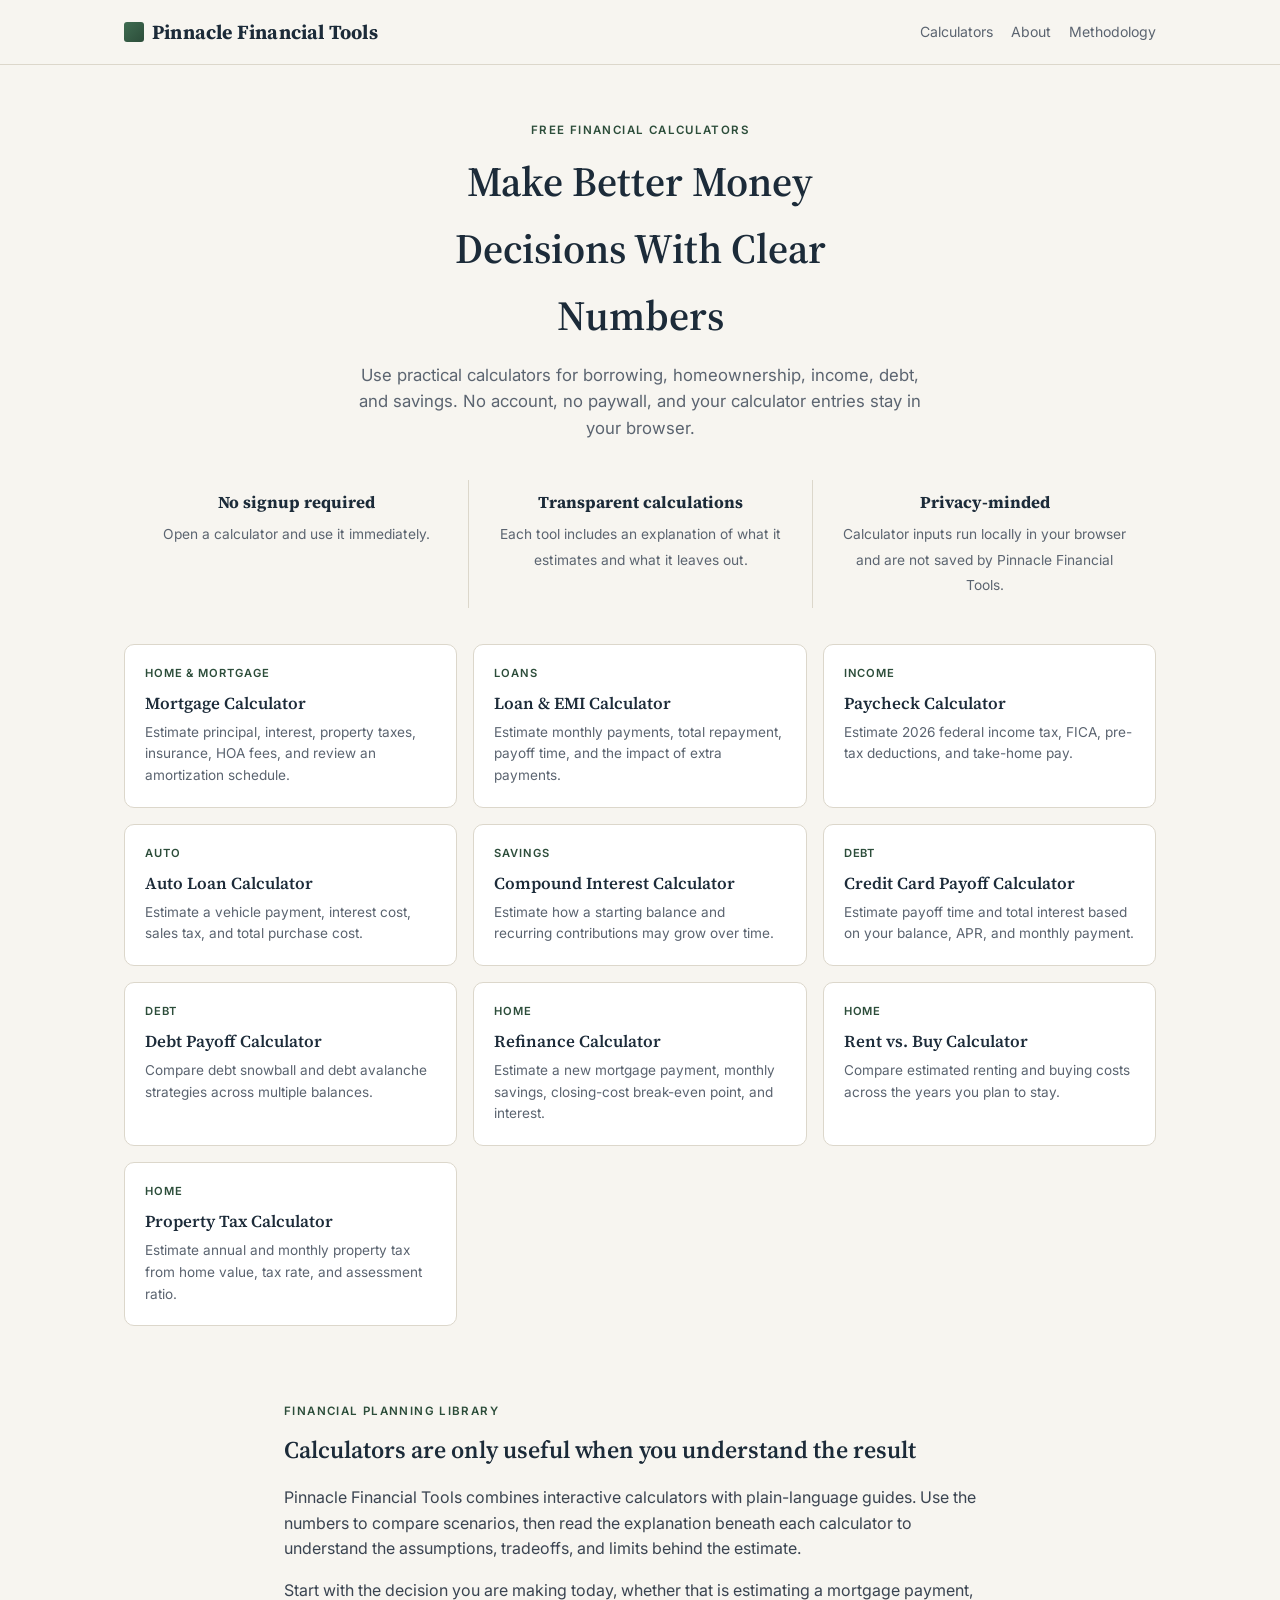
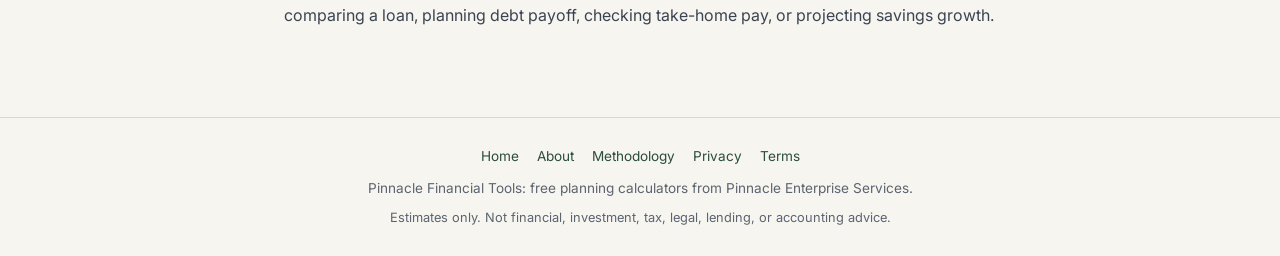
<file: index.html>
<!DOCTYPE html>
<html lang="en">
<head>
<!-- Google tag (gtag.js) -->
<script async src="https://www.googletagmanager.com/gtag/js?id=G-FC4CY5W2DL"></script>
<script>
  window.dataLayer = window.dataLayer || [];
  function gtag(){dataLayer.push(arguments);}
  gtag('js', new Date());

  gtag('config', 'G-FC4CY5W2DL');
</script>
<script async src="https://pagead2.googlesyndication.com/pagead/js/adsbygoogle.js?client=ca-pub-4413331278595484"
     crossorigin="anonymous"></script>
<meta charset="UTF-8">
<meta name="viewport" content="width=device-width, initial-scale=1.0">
<meta name="google-site-verification" content="i4J6NFvgO1OXLMHtRj454RAOosFogVKFeoJqET0bvx8" />
<title>Free Financial Calculators | Pinnacle Financial Tools</title>
<meta name="description" content="Free financial calculators for mortgages, loans, paycheck estimates, debt payoff, savings, refinancing, property tax, and more. No signup required.">
<meta name="robots" content="index,follow">
<link rel="canonical" href="https://pinnacle-financial-tools.netlify.app/">
<link rel="preconnect" href="https://fonts.googleapis.com">
<link href="https://fonts.googleapis.com/css2?family=Source+Serif+4:opsz,wght@8..60,400;8..60,600;8..60,700&family=Inter:wght@400;500;600;700&family=IBM+Plex+Mono:wght@400;500&display=swap" rel="stylesheet">
<link rel="stylesheet" href="styles.css">
</head>
<body><header class="site"><div class="site-inner"><div class="logo"><a class="brand-link" href="index.html"><span class="mark"></span>Pinnacle Financial Tools</a></div><nav class="site"><a href="index.html#calculators">Calculators</a><a href="about.html">About</a><a href="methodology.html">Methodology</a></nav></div></header>
<main>
<section class="top-hero"><div class="eyebrow">Free Financial Calculators</div><h1>Make Better Money Decisions With Clear Numbers</h1><p>Use practical calculators for borrowing, homeownership, income, debt, and savings. No account, no paywall, and your calculator entries stay in your browser.</p></section>
<section class="trust-strip" aria-label="Site benefits"><div class="trust-item"><strong>No signup required</strong><span>Open a calculator and use it immediately.</span></div><div class="trust-item"><strong>Transparent calculations</strong><span>Each tool includes an explanation of what it estimates and what it leaves out.</span></div><div class="trust-item"><strong>Privacy-minded</strong><span>Calculator inputs run locally in your browser and are not saved by Pinnacle Financial Tools.</span></div></section>
<section id="calculators"><div class="grid"><a class="card" href="mortgage-calculator.html"><div class="tag">Home & Mortgage</div><h3>Mortgage Calculator</h3><p>Estimate principal, interest, property taxes, insurance, HOA fees, and review an amortization schedule.</p></a>
<a class="card" href="loan-calculator.html"><div class="tag">Loans</div><h3>Loan & EMI Calculator</h3><p>Estimate monthly payments, total repayment, payoff time, and the impact of extra payments.</p></a>
<a class="card" href="paycheck-calculator.html"><div class="tag">Income</div><h3>Paycheck Calculator</h3><p>Estimate 2026 federal income tax, FICA, pre-tax deductions, and take-home pay.</p></a>
<a class="card" href="auto-loan-calculator.html"><div class="tag">Auto</div><h3>Auto Loan Calculator</h3><p>Estimate a vehicle payment, interest cost, sales tax, and total purchase cost.</p></a>
<a class="card" href="compound-interest-calculator.html"><div class="tag">Savings</div><h3>Compound Interest Calculator</h3><p>Estimate how a starting balance and recurring contributions may grow over time.</p></a>
<a class="card" href="credit-card-payoff-calculator.html"><div class="tag">Debt</div><h3>Credit Card Payoff Calculator</h3><p>Estimate payoff time and total interest based on your balance, APR, and monthly payment.</p></a>
<a class="card" href="debt-payoff-calculator.html"><div class="tag">Debt</div><h3>Debt Payoff Calculator</h3><p>Compare debt snowball and debt avalanche strategies across multiple balances.</p></a>
<a class="card" href="refinance-calculator.html"><div class="tag">Home</div><h3>Refinance Calculator</h3><p>Estimate a new mortgage payment, monthly savings, closing-cost break-even point, and interest.</p></a>
<a class="card" href="rent-vs-buy-calculator.html"><div class="tag">Home</div><h3>Rent vs. Buy Calculator</h3><p>Compare estimated renting and buying costs across the years you plan to stay.</p></a>
<a class="card" href="property-tax-calculator.html"><div class="tag">Home</div><h3>Property Tax Calculator</h3><p>Estimate annual and monthly property tax from home value, tax rate, and assessment ratio.</p></a></div></section>
<article class="page-content" style="padding-top:20px"><div class="eyebrow">Financial Planning Library</div><h2 style="margin-top:0">Calculators are only useful when you understand the result</h2><p>Pinnacle Financial Tools combines interactive calculators with plain-language guides. Use the numbers to compare scenarios, then read the explanation beneath each calculator to understand the assumptions, tradeoffs, and limits behind the estimate.</p><p>Start with the decision you are making today, whether that is estimating a mortgage payment, comparing a loan, planning debt payoff, checking take-home pay, or projecting savings growth.</p></article>
</main><footer class="site-footer"><div class="footer-links"><a href="index.html">Home</a><a href="about.html">About</a><a href="methodology.html">Methodology</a><a href="privacy.html">Privacy</a><a href="terms.html">Terms</a></div><div>Pinnacle Financial Tools: free planning calculators from Pinnacle Enterprise Services.</div><div class="updated">Estimates only. Not financial, investment, tax, legal, lending, or accounting advice.</div></footer></body></html>
</file>
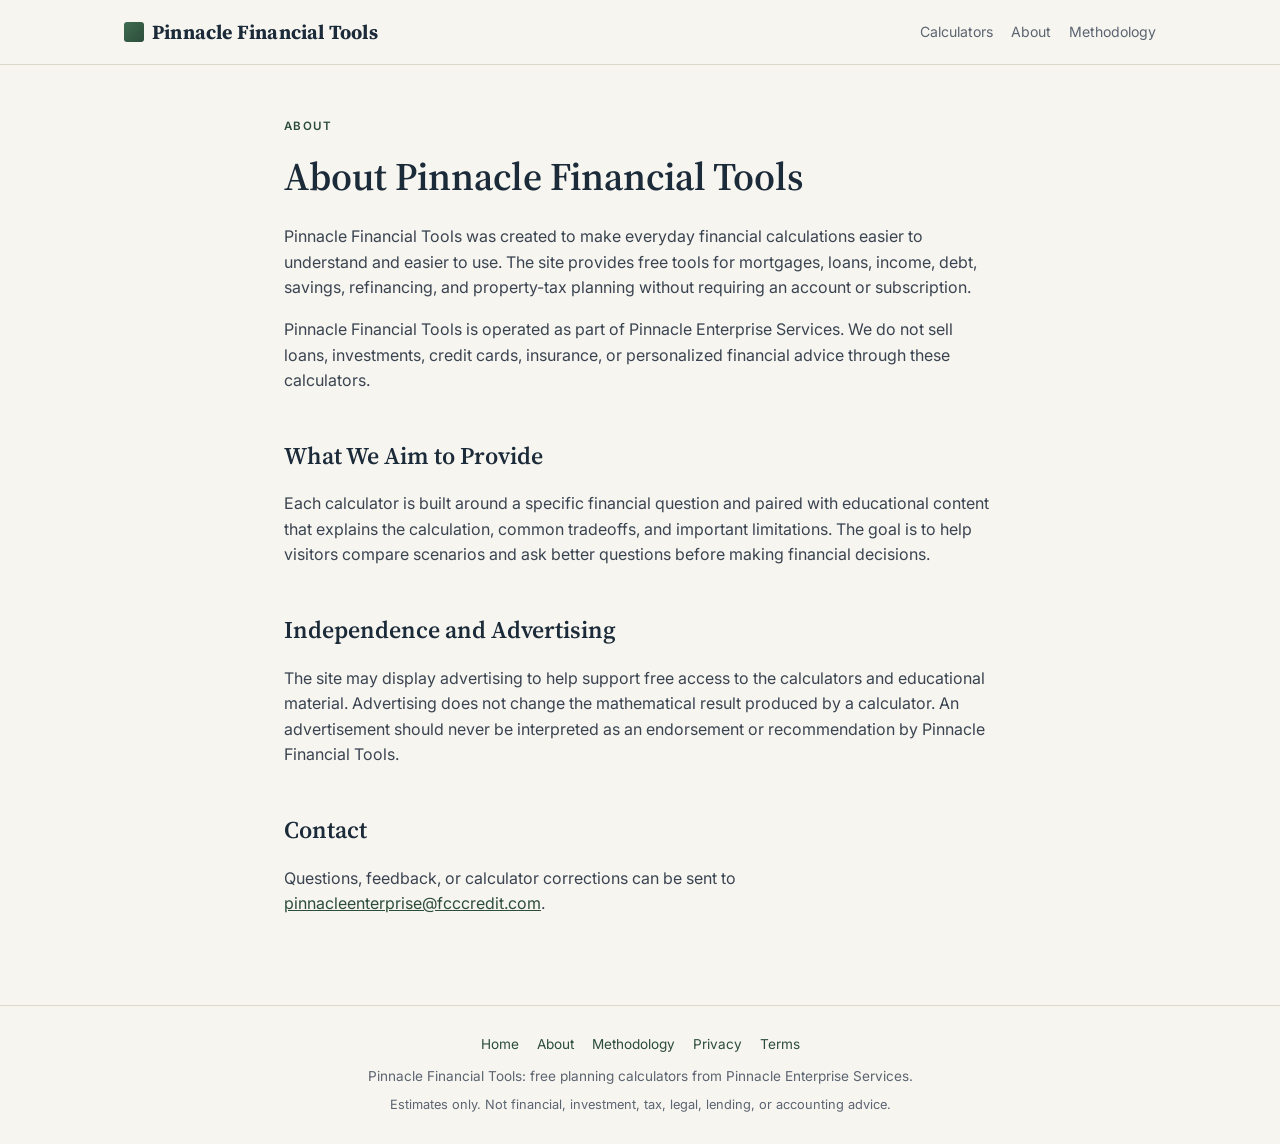
<file: about.html>
<!DOCTYPE html>
<html lang="en">
<head>
  <script async src="https://pagead2.googlesyndication.com/pagead/js/adsbygoogle.js?client=ca-pub-4413331278595484"
     crossorigin="anonymous"></script>
<meta charset="UTF-8">
<meta name="viewport" content="width=device-width, initial-scale=1.0">
<title>About | Pinnacle Financial Tools</title>
<meta name="description" content="Learn why Pinnacle Financial Tools exists, who operates it, and how the calculators are designed.">
<meta name="robots" content="index,follow">
<link rel="canonical" href="https://pinnacle-financial-tools.netlify.app/about.html">
<link rel="preconnect" href="https://fonts.googleapis.com">
<link href="https://fonts.googleapis.com/css2?family=Source+Serif+4:opsz,wght@8..60,400;8..60,600;8..60,700&family=Inter:wght@400;500;600;700&family=IBM+Plex+Mono:wght@400;500&display=swap" rel="stylesheet">
<link rel="stylesheet" href="styles.css">
</head>
<body><header class="site"><div class="site-inner"><div class="logo"><a class="brand-link" href="index.html"><span class="mark"></span>Pinnacle Financial Tools</a></div><nav class="site"><a href="index.html#calculators">Calculators</a><a href="about.html">About</a><a href="methodology.html">Methodology</a></nav></div></header><main><article class="page-content"><div class="eyebrow">About</div><h1>About Pinnacle Financial Tools</h1><p>Pinnacle Financial Tools was created to make everyday financial calculations easier to understand and easier to use. The site provides free tools for mortgages, loans, income, debt, savings, refinancing, and property-tax planning without requiring an account or subscription.</p><p>Pinnacle Financial Tools is operated as part of Pinnacle Enterprise Services. We do not sell loans, investments, credit cards, insurance, or personalized financial advice through these calculators.</p><h2>What We Aim to Provide</h2><p>Each calculator is built around a specific financial question and paired with educational content that explains the calculation, common tradeoffs, and important limitations. The goal is to help visitors compare scenarios and ask better questions before making financial decisions.</p><h2>Independence and Advertising</h2><p>The site may display advertising to help support free access to the calculators and educational material. Advertising does not change the mathematical result produced by a calculator. An advertisement should never be interpreted as an endorsement or recommendation by Pinnacle Financial Tools.</p><h2>Contact</h2><p>Questions, feedback, or calculator corrections can be sent to <a href="mailto:pinnacleenterprise@fcccredit.com">pinnacleenterprise@fcccredit.com</a>.</p></article></main><footer class="site-footer"><div class="footer-links"><a href="index.html">Home</a><a href="about.html">About</a><a href="methodology.html">Methodology</a><a href="privacy.html">Privacy</a><a href="terms.html">Terms</a></div><div>Pinnacle Financial Tools: free planning calculators from Pinnacle Enterprise Services.</div><div class="updated">Estimates only. Not financial, investment, tax, legal, lending, or accounting advice.</div></footer></body></html>
</file>
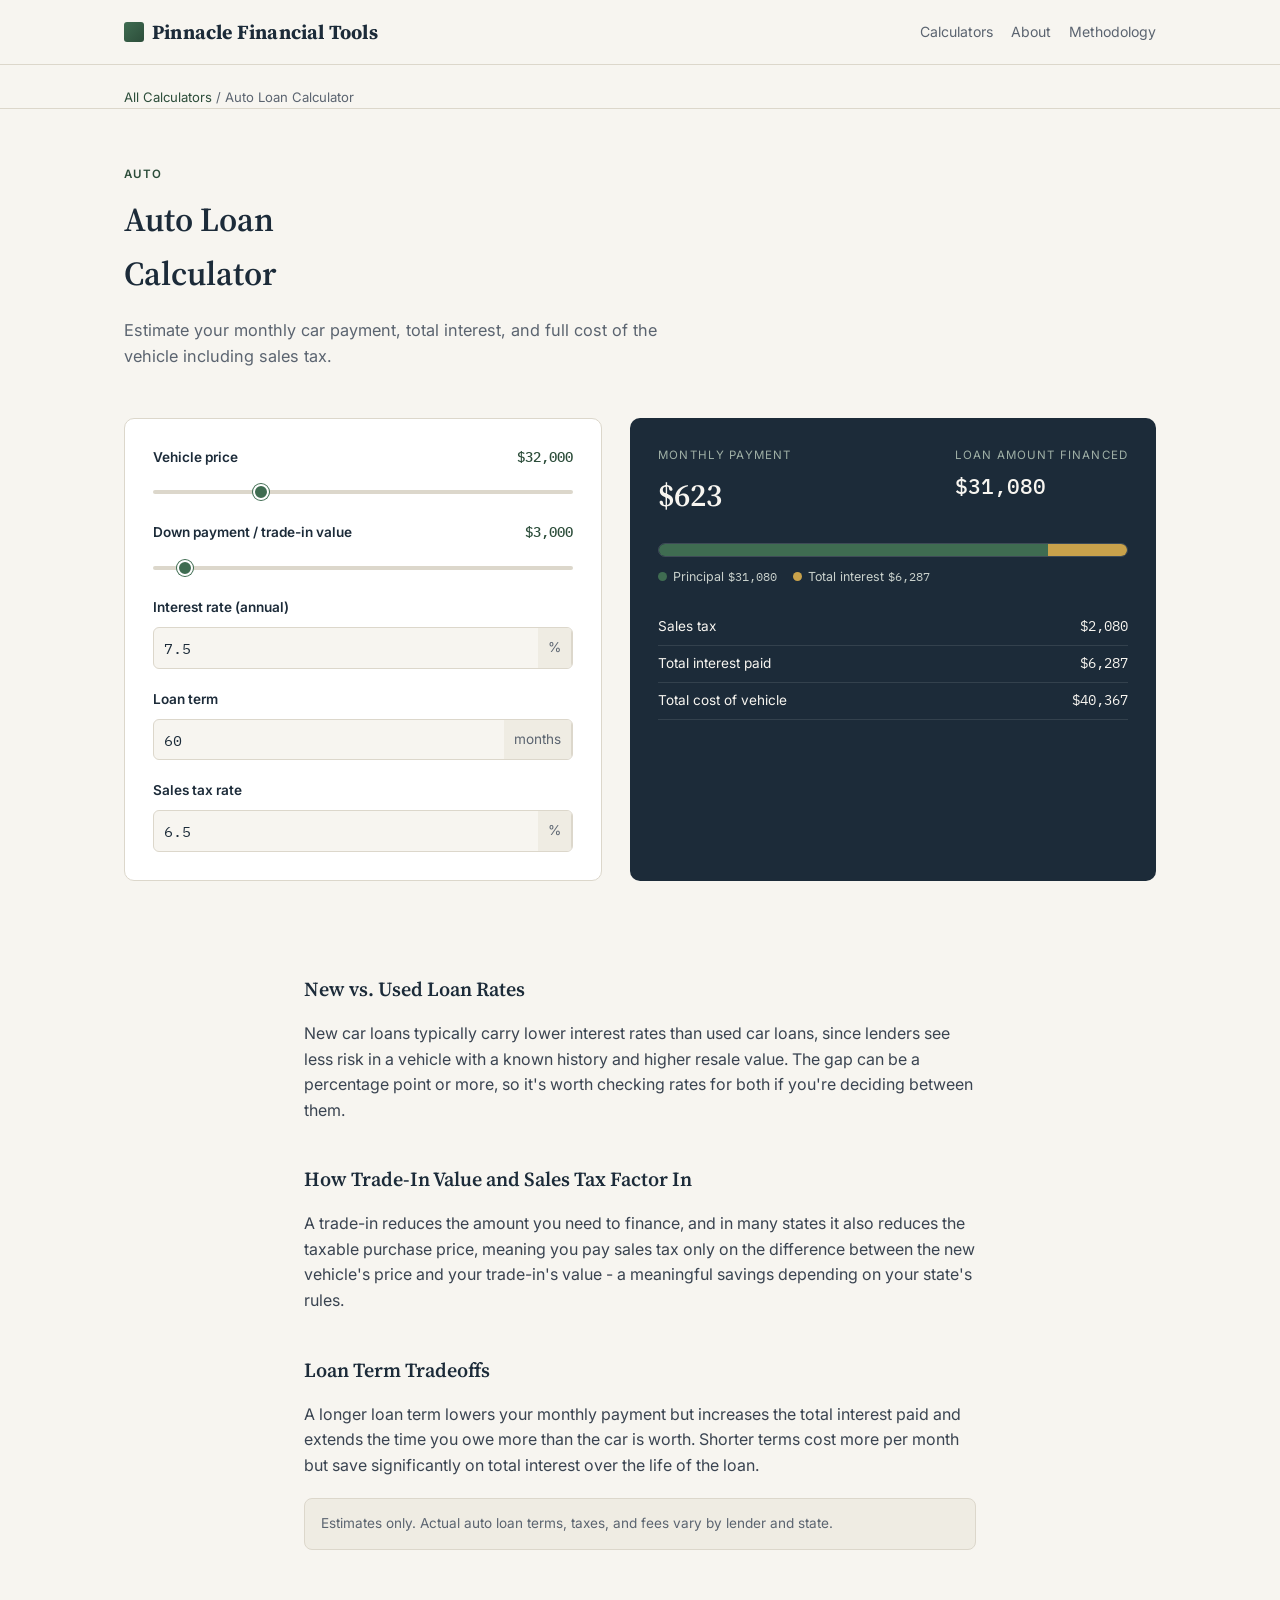
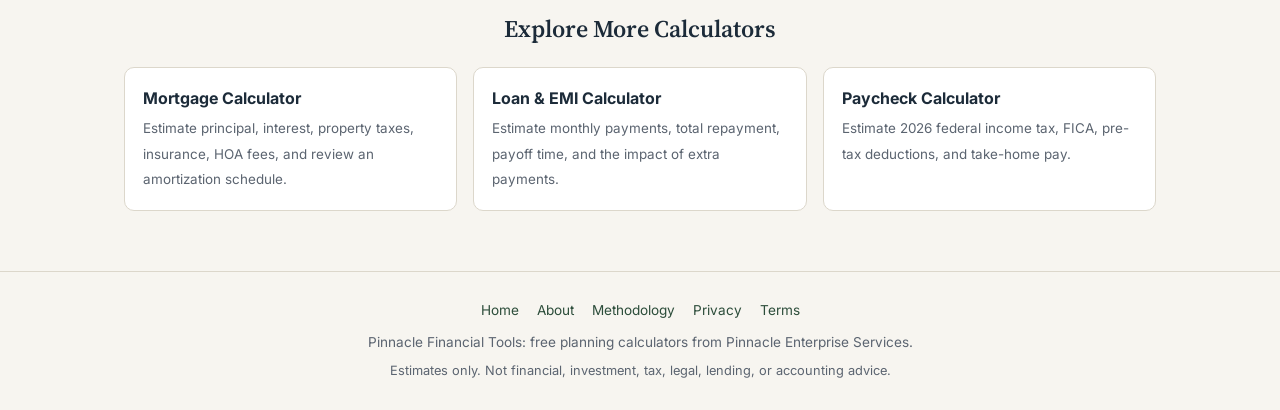
<file: auto-loan-calculator.html>
<!DOCTYPE html>
<html lang="en">
<head>
  <!-- Google tag (gtag.js) -->
<script async src="https://www.googletagmanager.com/gtag/js?id=G-FC4CY5W2DL"></script>
<script>
  window.dataLayer = window.dataLayer || [];
  function gtag(){dataLayer.push(arguments);}
  gtag('js', new Date());

  gtag('config', 'G-FC4CY5W2DL');
</script>
  <script async src="https://pagead2.googlesyndication.com/pagead/js/adsbygoogle.js?client=ca-pub-4413331278595484"
     crossorigin="anonymous"></script>
<meta charset="UTF-8">
<meta name="viewport" content="width=device-width, initial-scale=1.0">
<title>Auto Loan Calculator | Pinnacle Financial Tools</title>
<meta name="description" content="Estimate a vehicle payment, interest cost, sales tax, and total purchase cost.">
<meta name="robots" content="index,follow">
<link rel="canonical" href="https://pinnacle-financial-tools.netlify.app/auto-loan-calculator.html">
<link rel="preconnect" href="https://fonts.googleapis.com">
<link href="https://fonts.googleapis.com/css2?family=Source+Serif+4:opsz,wght@8..60,400;8..60,600;8..60,700&family=Inter:wght@400;500;600;700&family=IBM+Plex+Mono:wght@400;500&display=swap" rel="stylesheet">
<link rel="stylesheet" href="styles.css">
</head>
<body><header class="site"><div class="site-inner"><div class="logo"><a class="brand-link" href="index.html"><span class="mark"></span>Pinnacle Financial Tools</a></div><nav class="site"><a href="index.html#calculators">Calculators</a><a href="about.html">About</a><a href="methodology.html">Methodology</a></nav></div></header><main><div class="breadcrumbs"><a href="index.html">All Calculators</a> / Auto Loan Calculator</div><section class="tool" id="auto">
  <div class="tool-hero">
    <div class="eyebrow">Auto</div>
    <h2 class="tool-title">Auto Loan Calculator</h2>
    <p class="lede">Estimate your monthly car payment, total interest, and full cost of the vehicle including sales tax.</p>
  </div>
  <div class="calc-wrap">
    <div class="panel">
      <div class="field">
        <label>Vehicle price <span class="val mono" id="a_priceVal">$32,000</span></label>
        <input type="range" id="a_price" min="3000" max="120000" step="500" value="32000">
      </div>
      <div class="field">
        <label>Down payment / trade-in value <span class="val mono" id="a_downVal">$3,000</span></label>
        <input type="range" id="a_down" min="0" max="50000" step="500" value="3000">
      </div>
      <div class="field">
        <label>Interest rate (annual)</label>
        <div class="numfield"><input type="number" id="a_rate" value="7.5" step="0.1" min="0" max="30"><span>%</span></div>
      </div>
      <div class="field">
        <label>Loan term</label>
        <div class="numfield"><input type="number" id="a_term" value="60" step="1" min="12" max="96"><span>months</span></div>
      </div>
      <div class="field" style="margin-bottom:0;">
        <label>Sales tax rate</label>
        <div class="numfield"><input type="number" id="a_taxRate" value="6.5" step="0.1" min="0" max="12"><span>%</span></div>
      </div>
    </div>
    <div class="result-panel">
      <div class="result-top">
        <div class="result-block"><div class="label">Monthly payment</div><div class="figure" id="a_monthly">$0</div></div>
        <div class="result-block small"><div class="label">Loan amount financed</div><div class="figure" id="a_financed">$0</div></div>
      </div>
      <div>
        <div class="split-bar"><div id="a_splitP" style="background:var(--principal); width:50%"></div><div id="a_splitI" style="background:var(--interest); width:50%"></div></div>
        <div class="split-legend" style="margin-top:10px;">
          <span><span class="dot" style="background:var(--principal);"></span>Principal <span id="a_principalLabel" class="mono"></span></span>
          <span><span class="dot" style="background:var(--interest);"></span>Total interest <span id="a_interestLabel" class="mono"></span></span>
        </div>
      </div>
      <table class="breakdown-table">
        <tr><td>Sales tax</td><td id="a_rowTax">$0</td></tr>
        <tr><td>Total interest paid</td><td id="a_rowInterest">$0</td></tr>
        <tr><td>Total cost of vehicle</td><td id="a_rowTotal">$0</td></tr>
      </table>
    </div>
  </div>
  <article class="guide">
    <h3>New vs. Used Loan Rates</h3>
    <p>New car loans typically carry lower interest rates than used car loans, since lenders see less risk in a vehicle with a known history and higher resale value. The gap can be a percentage point or more, so it's worth checking rates for both if you're deciding between them.</p>
    <h3>How Trade-In Value and Sales Tax Factor In</h3>
    <p>A trade-in reduces the amount you need to finance, and in many states it also reduces the taxable purchase price, meaning you pay sales tax only on the difference between the new vehicle's price and your trade-in's value - a meaningful savings depending on your state's rules.</p>
    <h3>Loan Term Tradeoffs</h3>
    <p>A longer loan term lowers your monthly payment but increases the total interest paid and extends the time you owe more than the car is worth. Shorter terms cost more per month but save significantly on total interest over the life of the loan.</p>
    <div class="disclaimer">Estimates only. Actual auto loan terms, taxes, and fees vary by lender and state.</div>
  </article>
</section><section class="related"><h2>Explore More Calculators</h2><div class="related-grid"><a class="related-card" href="mortgage-calculator.html"><strong>Mortgage Calculator</strong><span>Estimate principal, interest, property taxes, insurance, HOA fees, and review an amortization schedule.</span></a><a class="related-card" href="loan-calculator.html"><strong>Loan & EMI Calculator</strong><span>Estimate monthly payments, total repayment, payoff time, and the impact of extra payments.</span></a><a class="related-card" href="paycheck-calculator.html"><strong>Paycheck Calculator</strong><span>Estimate 2026 federal income tax, FICA, pre-tax deductions, and take-home pay.</span></a></div></section></main><footer class="site-footer"><div class="footer-links"><a href="index.html">Home</a><a href="about.html">About</a><a href="methodology.html">Methodology</a><a href="privacy.html">Privacy</a><a href="terms.html">Terms</a></div><div>Pinnacle Financial Tools: free planning calculators from Pinnacle Enterprise Services.</div><div class="updated">Estimates only. Not financial, investment, tax, legal, lending, or accounting advice.</div></footer><script>function fmt(n){ return '$' + Math.round(n).toLocaleString('en-US'); }
/* ---------- AUTO LOAN ---------- */
(function(){
  const price = document.getElementById('a_price');
  const down = document.getElementById('a_down');
  const rate = document.getElementById('a_rate');
  const term = document.getElementById('a_term');
  const taxRate = document.getElementById('a_taxRate');

  function calculate(){
    const p = parseFloat(price.value);
    const d = parseFloat(down.value);
    const tax = p * (parseFloat(taxRate.value)||0) / 100;
    const financed = Math.max(p + tax - d, 0);
    const annualRate = parseFloat(rate.value) || 0;
    const monthlyRate = annualRate/100/12;
    const n = parseInt(term.value) || 1;

    document.getElementById('a_priceVal').textContent = fmt(p);
    document.getElementById('a_downVal').textContent = fmt(d);

    let monthly = monthlyRate === 0 ? financed/n : financed * (monthlyRate*Math.pow(1+monthlyRate,n))/(Math.pow(1+monthlyRate,n)-1);
    if(!isFinite(monthly)) monthly = 0;
    const totalPaid = monthly * n;
    const totalInterest = totalPaid - financed;

    document.getElementById('a_monthly').textContent = fmt(monthly);
    document.getElementById('a_financed').textContent = fmt(financed);
    document.getElementById('a_rowTax').textContent = fmt(tax);
    document.getElementById('a_rowInterest').textContent = fmt(totalInterest);
    document.getElementById('a_rowTotal').textContent = fmt(p + tax + totalInterest);
    document.getElementById('a_principalLabel').textContent = fmt(financed);
    document.getElementById('a_interestLabel').textContent = fmt(totalInterest);

    const totalCost = financed + totalInterest;
    const pShare = totalCost>0 ? financed/totalCost*100 : 50;
    document.getElementById('a_splitP').style.width = pShare + '%';
    document.getElementById('a_splitI').style.width = (100-pShare) + '%';
  }
  [price, down, rate, term, taxRate].forEach(el=>{ el.addEventListener('input', calculate); el.addEventListener('change', calculate); });
  calculate();
})();
/* ---------- SCHEDULE TOGGLES ---------- */
document.querySelectorAll('.schedule-toggle').forEach(btn=>{
  btn.addEventListener('click', function(){
    const table = document.getElementById(this.dataset.target);
    table.classList.toggle('open');
    const isOpen = table.classList.contains('open');
    this.textContent = this.textContent.replace(isOpen ? '↓' : '↑', isOpen ? '↑' : '↓').replace('View', isOpen ? 'Hide' : 'View').replace('Hide full', isOpen ? 'Hide full' : 'View full');
  });
});</script></body></html>
</file>
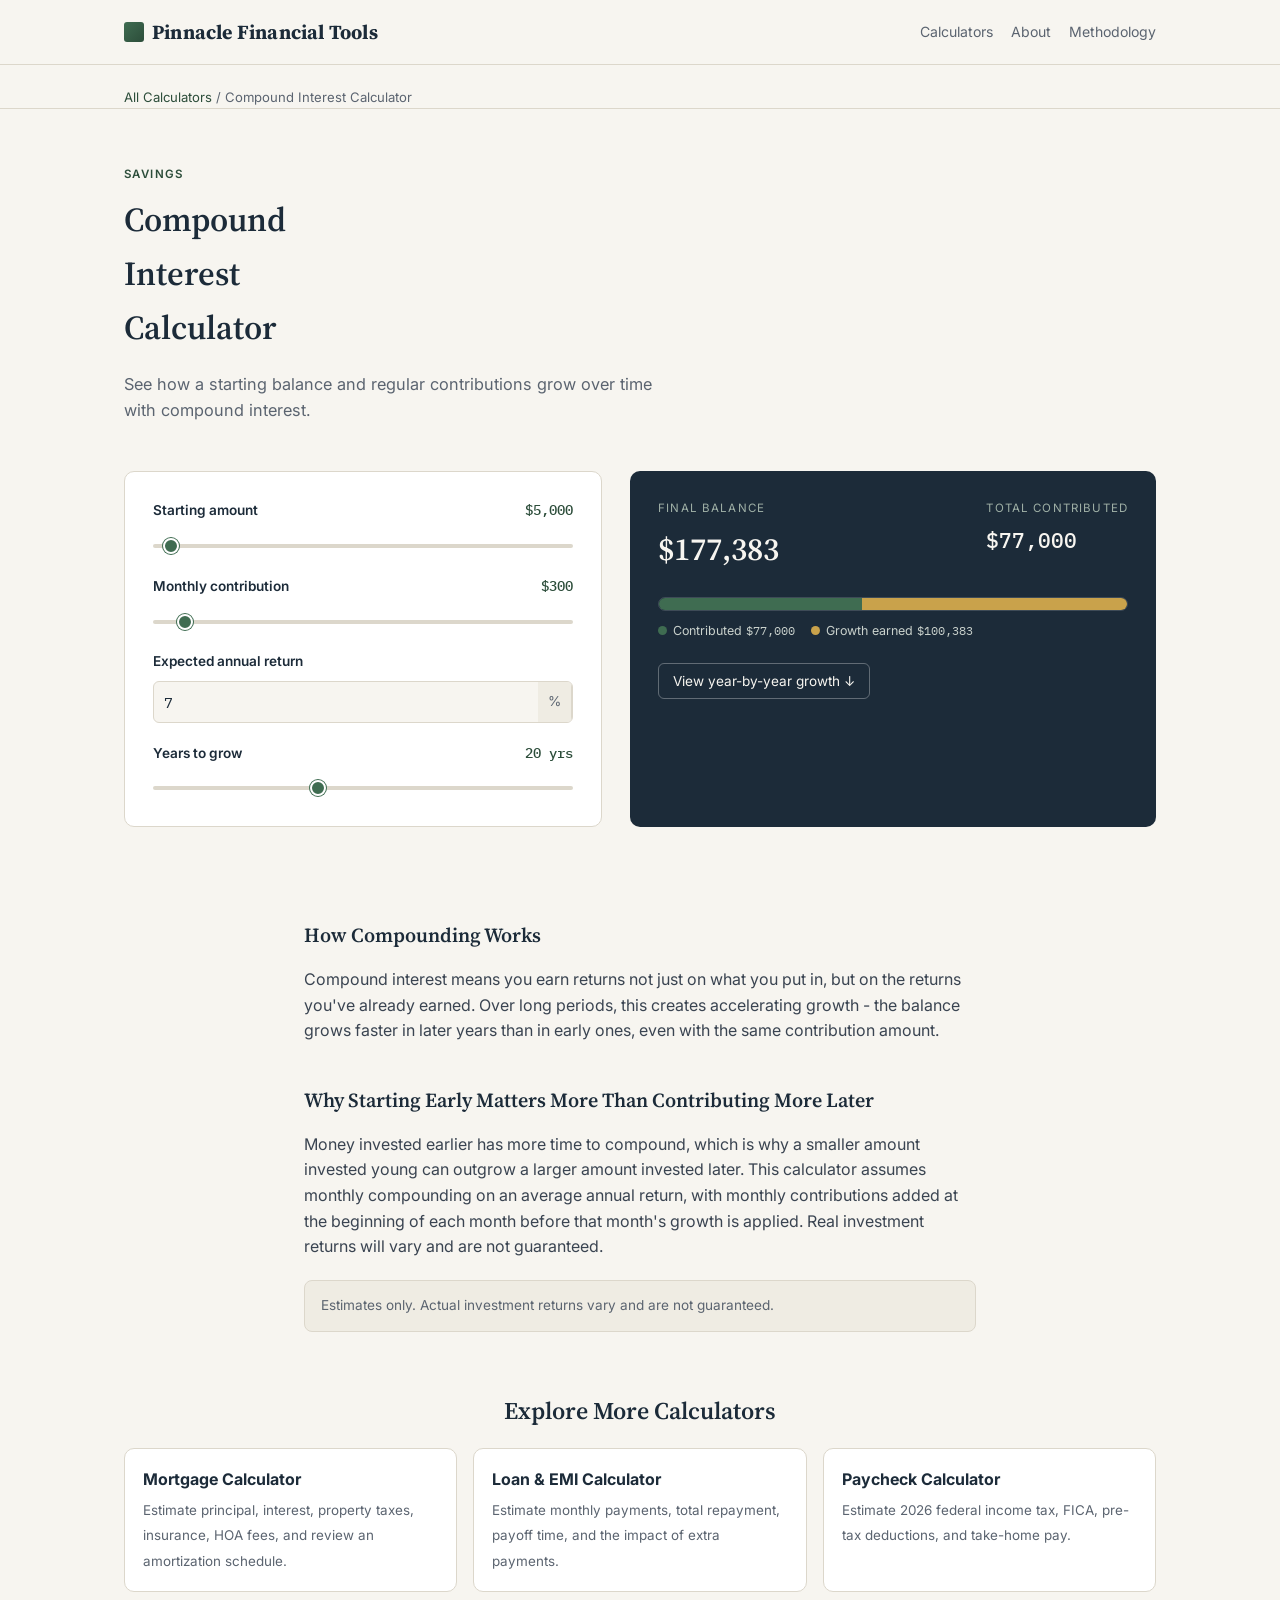
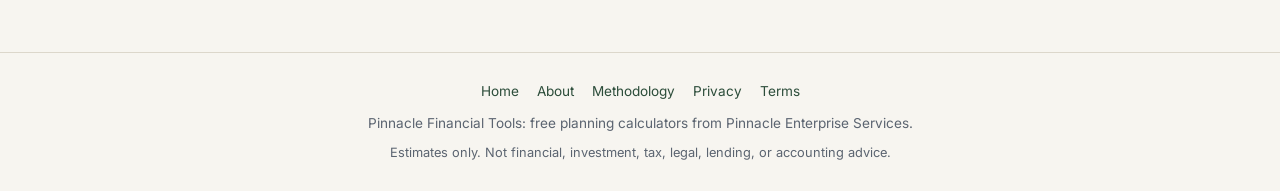
<file: compound-interest-calculator.html>
<!DOCTYPE html>
<html lang="en">
<head>
  <!-- Google tag (gtag.js) -->
<script async src="https://www.googletagmanager.com/gtag/js?id=G-FC4CY5W2DL"></script>
<script>
  window.dataLayer = window.dataLayer || [];
  function gtag(){dataLayer.push(arguments);}
  gtag('js', new Date());

  gtag('config', 'G-FC4CY5W2DL');
</script>
  <script async src="https://pagead2.googlesyndication.com/pagead/js/adsbygoogle.js?client=ca-pub-4413331278595484"
     crossorigin="anonymous"></script>
<meta charset="UTF-8">
<meta name="viewport" content="width=device-width, initial-scale=1.0">
<title>Compound Interest Calculator | Pinnacle Financial Tools</title>
<meta name="description" content="Estimate how a starting balance and recurring contributions may grow over time.">
<meta name="robots" content="index,follow">
<link rel="canonical" href="https://pinnacle-financial-tools.netlify.app/compound-interest-calculator.html">
<link rel="preconnect" href="https://fonts.googleapis.com">
<link href="https://fonts.googleapis.com/css2?family=Source+Serif+4:opsz,wght@8..60,400;8..60,600;8..60,700&family=Inter:wght@400;500;600;700&family=IBM+Plex+Mono:wght@400;500&display=swap" rel="stylesheet">
<link rel="stylesheet" href="styles.css">
</head>
<body><header class="site"><div class="site-inner"><div class="logo"><a class="brand-link" href="index.html"><span class="mark"></span>Pinnacle Financial Tools</a></div><nav class="site"><a href="index.html#calculators">Calculators</a><a href="about.html">About</a><a href="methodology.html">Methodology</a></nav></div></header><main><div class="breadcrumbs"><a href="index.html">All Calculators</a> / Compound Interest Calculator</div><section class="tool" id="compound">
  <div class="tool-hero">
    <div class="eyebrow">Savings</div>
    <h2 class="tool-title">Compound Interest Calculator</h2>
    <p class="lede">See how a starting balance and regular contributions grow over time with compound interest.</p>
  </div>
  <div class="calc-wrap">
    <div class="panel">
      <div class="field">
        <label>Starting amount <span class="val mono" id="c_startVal">$5,000</span></label>
        <input type="range" id="c_start" min="0" max="200000" step="500" value="5000">
      </div>
      <div class="field">
        <label>Monthly contribution <span class="val mono" id="c_contribVal">$300</span></label>
        <input type="range" id="c_contrib" min="0" max="5000" step="25" value="300">
      </div>
      <div class="field">
        <label>Expected annual return</label>
        <div class="numfield"><input type="number" id="c_rate" value="7" step="0.1" min="0" max="25"><span>%</span></div>
      </div>
      <div class="field" style="margin-bottom:0;">
        <label>Years to grow <span class="val mono" id="c_yearsVal">20 yrs</span></label>
        <input type="range" id="c_years" min="1" max="50" step="1" value="20">
      </div>
    </div>
    <div class="result-panel">
      <div class="result-top">
        <div class="result-block"><div class="label">Final balance</div><div class="figure" id="c_finalBalance">$0</div></div>
        <div class="result-block small"><div class="label">Total contributed</div><div class="figure" id="c_totalContrib">$0</div></div>
      </div>
      <div>
        <div class="split-bar"><div id="c_splitContrib" style="background:var(--principal); width:50%"></div><div id="c_splitGrowth" style="background:var(--interest); width:50%"></div></div>
        <div class="split-legend" style="margin-top:10px;">
          <span><span class="dot" style="background:var(--principal);"></span>Contributed <span id="c_contribLabel" class="mono"></span></span>
          <span><span class="dot" style="background:var(--interest);"></span>Growth earned <span id="c_growthLabel" class="mono"></span></span>
        </div>
      </div>
      <button class="schedule-toggle" data-target="c_scheduleTable">View year-by-year growth ↓</button>
    </div>
  </div>
  <div class="schedule-table" id="c_scheduleTable">
    <table><thead><tr><th>Year</th><th>Contributed this year</th><th>Growth this year</th><th>Balance</th></tr></thead><tbody id="c_scheduleBody"></tbody></table>
  </div>
  <article class="guide">
    <h3>How Compounding Works</h3>
    <p>Compound interest means you earn returns not just on what you put in, but on the returns you've already earned. Over long periods, this creates accelerating growth - the balance grows faster in later years than in early ones, even with the same contribution amount.</p>
    <h3>Why Starting Early Matters More Than Contributing More Later</h3>
     <p>Money invested earlier has more time to compound, which is why a smaller amount invested young can outgrow a larger amount invested later. This calculator assumes monthly compounding on an average annual return, with monthly contributions added at the beginning of each month before that month's growth is applied. Real investment returns will vary and are not guaranteed.</p>
    <div class="disclaimer">Estimates only. Actual investment returns vary and are not guaranteed.</div>
  </article>
</section><section class="related"><h2>Explore More Calculators</h2><div class="related-grid"><a class="related-card" href="mortgage-calculator.html"><strong>Mortgage Calculator</strong><span>Estimate principal, interest, property taxes, insurance, HOA fees, and review an amortization schedule.</span></a><a class="related-card" href="loan-calculator.html"><strong>Loan & EMI Calculator</strong><span>Estimate monthly payments, total repayment, payoff time, and the impact of extra payments.</span></a><a class="related-card" href="paycheck-calculator.html"><strong>Paycheck Calculator</strong><span>Estimate 2026 federal income tax, FICA, pre-tax deductions, and take-home pay.</span></a></div></section></main><footer class="site-footer"><div class="footer-links"><a href="index.html">Home</a><a href="about.html">About</a><a href="methodology.html">Methodology</a><a href="privacy.html">Privacy</a><a href="terms.html">Terms</a></div><div>Pinnacle Financial Tools: free planning calculators from Pinnacle Enterprise Services.</div><div class="updated">Estimates only. Not financial, investment, tax, legal, lending, or accounting advice.</div></footer><script>function fmt(n){ return '$' + Math.round(n).toLocaleString('en-US'); }
/* ---------- COMPOUND INTEREST ---------- */
(function(){
  const start = document.getElementById('c_start');
  const contrib = document.getElementById('c_contrib');
  const rate = document.getElementById('c_rate');
  const years = document.getElementById('c_years');

  function calculate(){
    const startAmt = parseFloat(start.value);
    const monthlyContrib = parseFloat(contrib.value);
    const annualRate = parseFloat(rate.value)||0;
    const monthlyRate = annualRate/100/12;
    const yrs = parseInt(years.value);

    document.getElementById('c_startVal').textContent = fmt(startAmt);
    document.getElementById('c_contribVal').textContent = fmt(monthlyContrib);
    document.getElementById('c_yearsVal').textContent = yrs + ' yrs';

    let balance = startAmt;
    let totalContributed = startAmt;
    const scheduleData = [];
    let yearStartBalance = startAmt, yearContrib = 0;

    for(let m=1; m<=yrs*12; m++){
      balance += monthlyContrib;
      totalContributed += monthlyContrib;
      yearContrib += monthlyContrib;
      balance *= (1+monthlyRate);
      if(m % 12 === 0){
        const yearGrowth = balance - yearStartBalance - yearContrib;
        scheduleData.push({year: m/12, contributed: yearContrib, growth: yearGrowth, balance});
        yearStartBalance = balance; yearContrib = 0;
      }
    }

    const growth = balance - totalContributed;
    document.getElementById('c_finalBalance').textContent = fmt(balance);
    document.getElementById('c_totalContrib').textContent = fmt(totalContributed);
    document.getElementById('c_contribLabel').textContent = fmt(totalContributed);
    document.getElementById('c_growthLabel').textContent = fmt(growth);

    const cShare = balance>0 ? totalContributed/balance*100 : 50;
    document.getElementById('c_splitContrib').style.width = Math.min(cShare,100) + '%';
    document.getElementById('c_splitGrowth').style.width = Math.max(100-cShare,0) + '%';

    const tbody = document.getElementById('c_scheduleBody');
    tbody.innerHTML = '';
    scheduleData.forEach(row=>{
      const tr = document.createElement('tr');
      tr.innerHTML = `<td>${row.year}</td><td>${fmt(row.contributed)}</td><td>${fmt(row.growth)}</td><td>${fmt(row.balance)}</td>`;
      tbody.appendChild(tr);
    });
  }
  [start, contrib, rate, years].forEach(el=>{ el.addEventListener('input', calculate); el.addEventListener('change', calculate); });
  calculate();
})();
/* ---------- SCHEDULE TOGGLES ---------- */
document.querySelectorAll('.schedule-toggle').forEach(btn=>{
  btn.addEventListener('click', function(){
    const table = document.getElementById(this.dataset.target);
    table.classList.toggle('open');
    const isOpen = table.classList.contains('open');
    this.textContent = this.textContent.replace(isOpen ? '↓' : '↑', isOpen ? '↑' : '↓').replace('View', isOpen ? 'Hide' : 'View').replace('Hide full', isOpen ? 'Hide full' : 'View full');
  });
});</script></body></html>
</file>
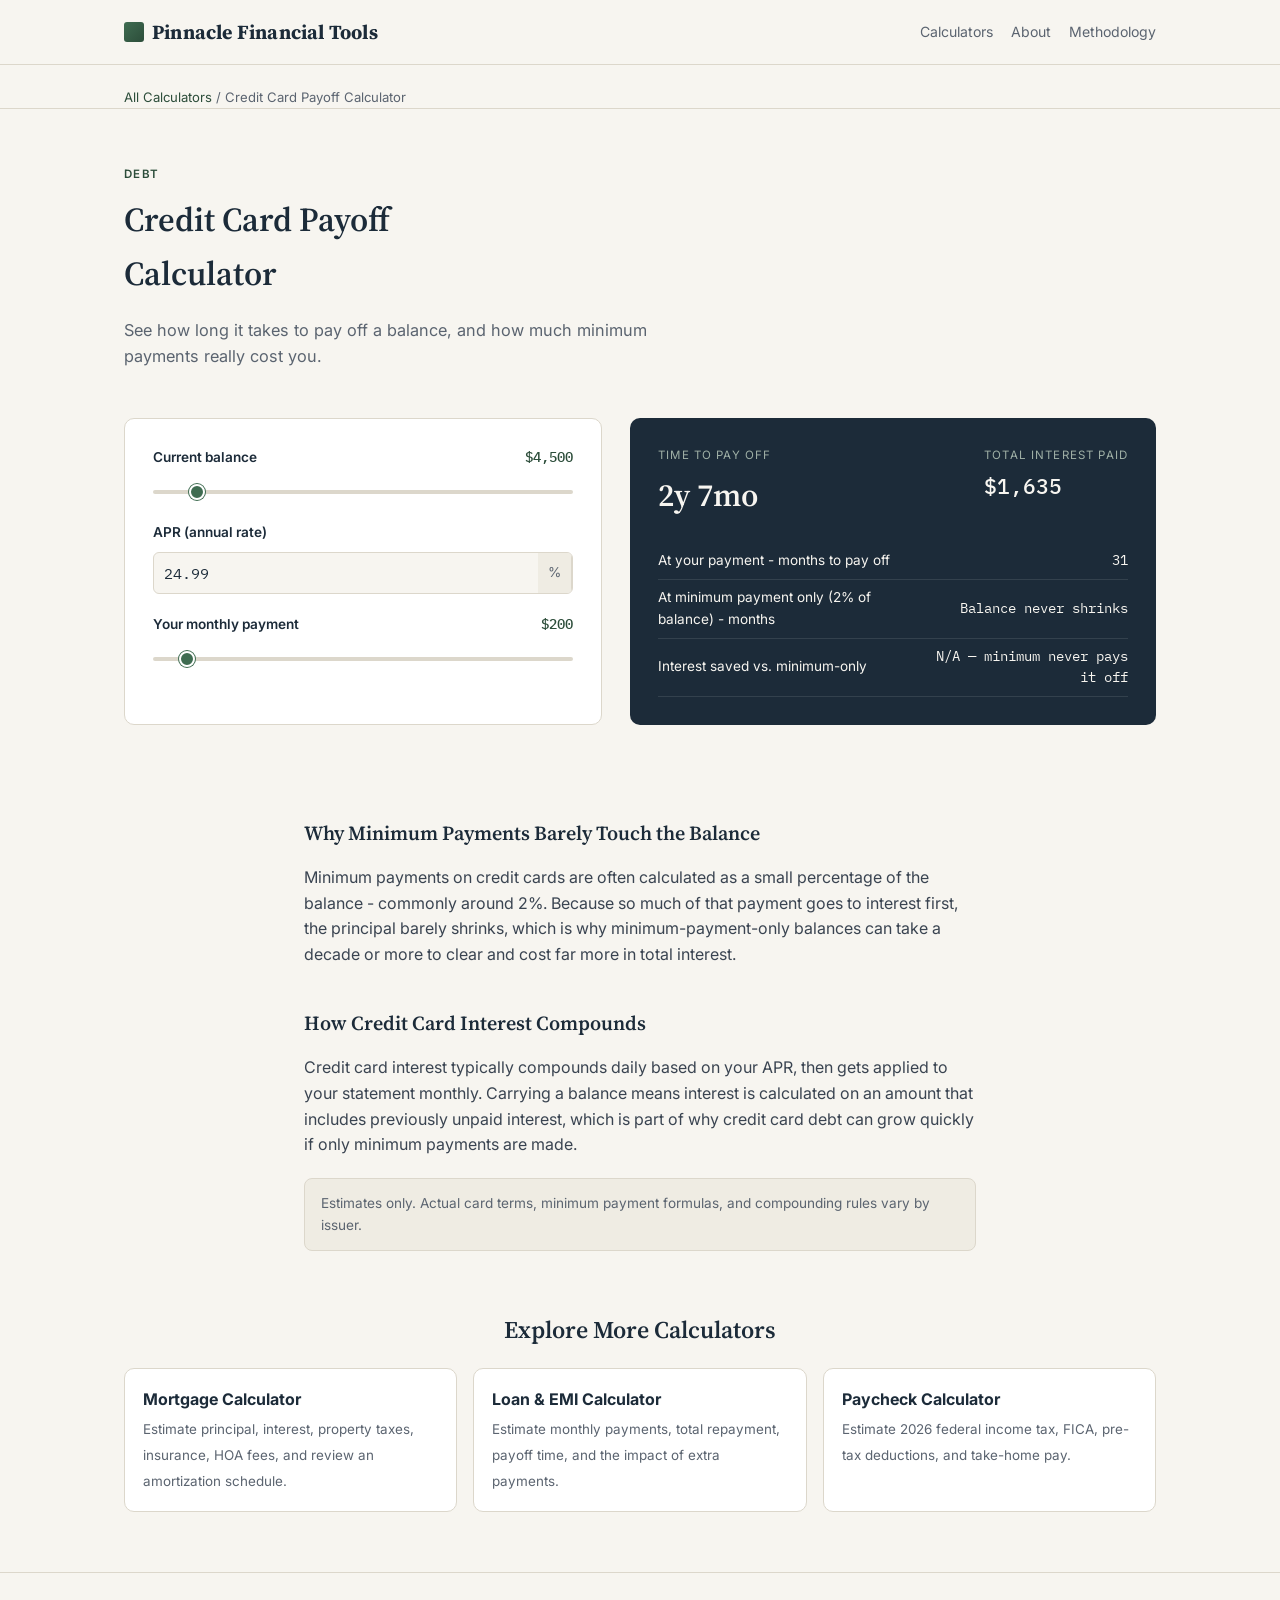
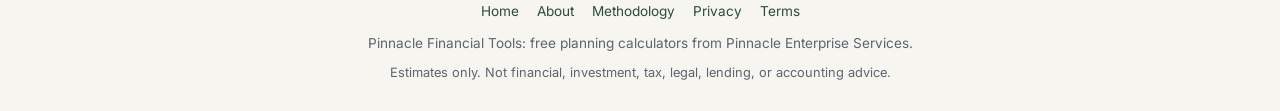
<file: credit-card-payoff-calculator.html>
<!DOCTYPE html>
<html lang="en">
<head>
  <!-- Google tag (gtag.js) -->
<script async src="https://www.googletagmanager.com/gtag/js?id=G-FC4CY5W2DL"></script>
<script>
  window.dataLayer = window.dataLayer || [];
  function gtag(){dataLayer.push(arguments);}
  gtag('js', new Date());

  gtag('config', 'G-FC4CY5W2DL');
</script>
  <script async src="https://pagead2.googlesyndication.com/pagead/js/adsbygoogle.js?client=ca-pub-4413331278595484"
     crossorigin="anonymous"></script>
<meta charset="UTF-8">
<meta name="viewport" content="width=device-width, initial-scale=1.0">
<title>Credit Card Payoff Calculator | Pinnacle Financial Tools</title>
<meta name="description" content="Estimate payoff time and total interest based on your balance, APR, and monthly payment.">
<meta name="robots" content="index,follow">
<link rel="canonical" href="https://pinnacle-financial-tools.netlify.app/credit-card-payoff-calculator.html">
<link rel="preconnect" href="https://fonts.googleapis.com">
<link href="https://fonts.googleapis.com/css2?family=Source+Serif+4:opsz,wght@8..60,400;8..60,600;8..60,700&family=Inter:wght@400;500;600;700&family=IBM+Plex+Mono:wght@400;500&display=swap" rel="stylesheet">
<link rel="stylesheet" href="styles.css">
</head>
<body><header class="site"><div class="site-inner"><div class="logo"><a class="brand-link" href="index.html"><span class="mark"></span>Pinnacle Financial Tools</a></div><nav class="site"><a href="index.html#calculators">Calculators</a><a href="about.html">About</a><a href="methodology.html">Methodology</a></nav></div></header><main><div class="breadcrumbs"><a href="index.html">All Calculators</a> / Credit Card Payoff Calculator</div><section class="tool" id="creditcard">
  <div class="tool-hero">
    <div class="eyebrow">Debt</div>
    <h2 class="tool-title">Credit Card Payoff Calculator</h2>
    <p class="lede">See how long it takes to pay off a balance, and how much minimum payments really cost you.</p>
  </div>
  <div class="calc-wrap">
    <div class="panel">
      <div class="field">
        <label>Current balance <span class="val mono" id="cc_balanceVal">$4,500</span></label>
        <input type="range" id="cc_balance" min="100" max="50000" step="100" value="4500">
      </div>
      <div class="field">
        <label>APR (annual rate)</label>
        <div class="numfield"><input type="number" id="cc_apr" value="24.99" step="0.1" min="0" max="40"><span>%</span></div>
      </div>
      <div class="field" style="margin-bottom:0;">
        <label>Your monthly payment <span class="val mono" id="cc_paymentVal">$200</span></label>
        <input type="range" id="cc_payment" min="10" max="3000" step="10" value="200">
      </div>
    </div>
    <div class="result-panel">
      <div class="result-top">
        <div class="result-block"><div class="label">Time to pay off</div><div class="figure" id="cc_payoffTime">-</div></div>
        <div class="result-block small"><div class="label">Total interest paid</div><div class="figure" id="cc_totalInterest">$0</div></div>
      </div>
      <table class="breakdown-table">
        <tr><td>At your payment - months to pay off</td><td id="cc_rowYourMonths">0</td></tr>
        <tr><td>At minimum payment only (2% of balance) - months</td><td id="cc_rowMinMonths">0</td></tr>
        <tr><td>Interest saved vs. minimum-only</td><td id="cc_rowSaved">$0</td></tr>
      </table>
    </div>
  </div>
  <article class="guide">
    <h3>Why Minimum Payments Barely Touch the Balance</h3>
    <p>Minimum payments on credit cards are often calculated as a small percentage of the balance - commonly around 2%. Because so much of that payment goes to interest first, the principal barely shrinks, which is why minimum-payment-only balances can take a decade or more to clear and cost far more in total interest.</p>
    <h3>How Credit Card Interest Compounds</h3>
    <p>Credit card interest typically compounds daily based on your APR, then gets applied to your statement monthly. Carrying a balance means interest is calculated on an amount that includes previously unpaid interest, which is part of why credit card debt can grow quickly if only minimum payments are made.</p>
    <div class="disclaimer">Estimates only. Actual card terms, minimum payment formulas, and compounding rules vary by issuer.</div>
  </article>
</section><section class="related"><h2>Explore More Calculators</h2><div class="related-grid"><a class="related-card" href="mortgage-calculator.html"><strong>Mortgage Calculator</strong><span>Estimate principal, interest, property taxes, insurance, HOA fees, and review an amortization schedule.</span></a><a class="related-card" href="loan-calculator.html"><strong>Loan & EMI Calculator</strong><span>Estimate monthly payments, total repayment, payoff time, and the impact of extra payments.</span></a><a class="related-card" href="paycheck-calculator.html"><strong>Paycheck Calculator</strong><span>Estimate 2026 federal income tax, FICA, pre-tax deductions, and take-home pay.</span></a></div></section></main><footer class="site-footer"><div class="footer-links"><a href="index.html">Home</a><a href="about.html">About</a><a href="methodology.html">Methodology</a><a href="privacy.html">Privacy</a><a href="terms.html">Terms</a></div><div>Pinnacle Financial Tools: free planning calculators from Pinnacle Enterprise Services.</div><div class="updated">Estimates only. Not financial, investment, tax, legal, lending, or accounting advice.</div></footer><script>function fmt(n){ return '$' + Math.round(n).toLocaleString('en-US'); }
/* ---------- CREDIT CARD PAYOFF ---------- */
(function(){
  const balance = document.getElementById('cc_balance');
  const apr = document.getElementById('cc_apr');
  const payment = document.getElementById('cc_payment');

  function monthsToPayoff(bal, monthlyRate, pay){
    let b = bal, months = 0, interest = 0;
    while(b > 0.5 && months < 1200){
      const ip = b*monthlyRate;
      let pp = pay - ip;
      if(pp <= 0){ months = 1200; break; }
      if(pp > b) pp = b;
      b -= pp;
      interest += ip;
      months++;
    }
    return {months, interest};
  }

  function minPaymentPayoff(bal, monthlyRate){
    let b = bal, months = 0, interest = 0;
    while(b > 0.5 && months < 1200){
      const ip = b*monthlyRate;
      const minPay = Math.max(b*0.02, 25);
      let pp = minPay - ip;
      if(pp <= 0){ months = 1200; break; }
      if(pp > b) pp = b;
      b -= pp;
      interest += ip;
      months++;
    }
    return {months, interest};
  }

  function calculate(){
    const bal = parseFloat(balance.value);
    const annualRate = parseFloat(apr.value)||0;
    const monthlyRate = annualRate/100/12;
    const pay = parseFloat(payment.value);

    document.getElementById('cc_balanceVal').textContent = fmt(bal);
    document.getElementById('cc_paymentVal').textContent = fmt(pay);

    const yourResult = monthsToPayoff(bal, monthlyRate, pay);
    const minResult = minPaymentPayoff(bal, monthlyRate);

    const yy = Math.floor(yourResult.months/12), ym = yourResult.months%12;
    document.getElementById('cc_payoffTime').textContent = yourResult.months>=1200 ? 'Never (payment too low)' : (yy>0?yy+'y ':'')+ym+'mo';
    document.getElementById('cc_totalInterest').textContent = fmt(yourResult.interest);
    document.getElementById('cc_rowYourMonths').textContent = yourResult.months>=1200 ? '—' : yourResult.months;
    document.getElementById('cc_rowMinMonths').textContent = minResult.months>=1200 ? 'Balance never shrinks' : minResult.months;
    document.getElementById('cc_rowSaved').textContent = minResult.months>=1200 ? 'N/A — minimum never pays it off' : fmt(Math.max(minResult.interest - yourResult.interest,0));
  }
  [balance, apr, payment].forEach(el=>{ el.addEventListener('input', calculate); el.addEventListener('change', calculate); });
  calculate();
})();
/* ---------- SCHEDULE TOGGLES ---------- */
document.querySelectorAll('.schedule-toggle').forEach(btn=>{
  btn.addEventListener('click', function(){
    const table = document.getElementById(this.dataset.target);
    table.classList.toggle('open');
    const isOpen = table.classList.contains('open');
    this.textContent = this.textContent.replace(isOpen ? '↓' : '↑', isOpen ? '↑' : '↓').replace('View', isOpen ? 'Hide' : 'View').replace('Hide full', isOpen ? 'Hide full' : 'View full');
  });
});</script></body></html>
</file>
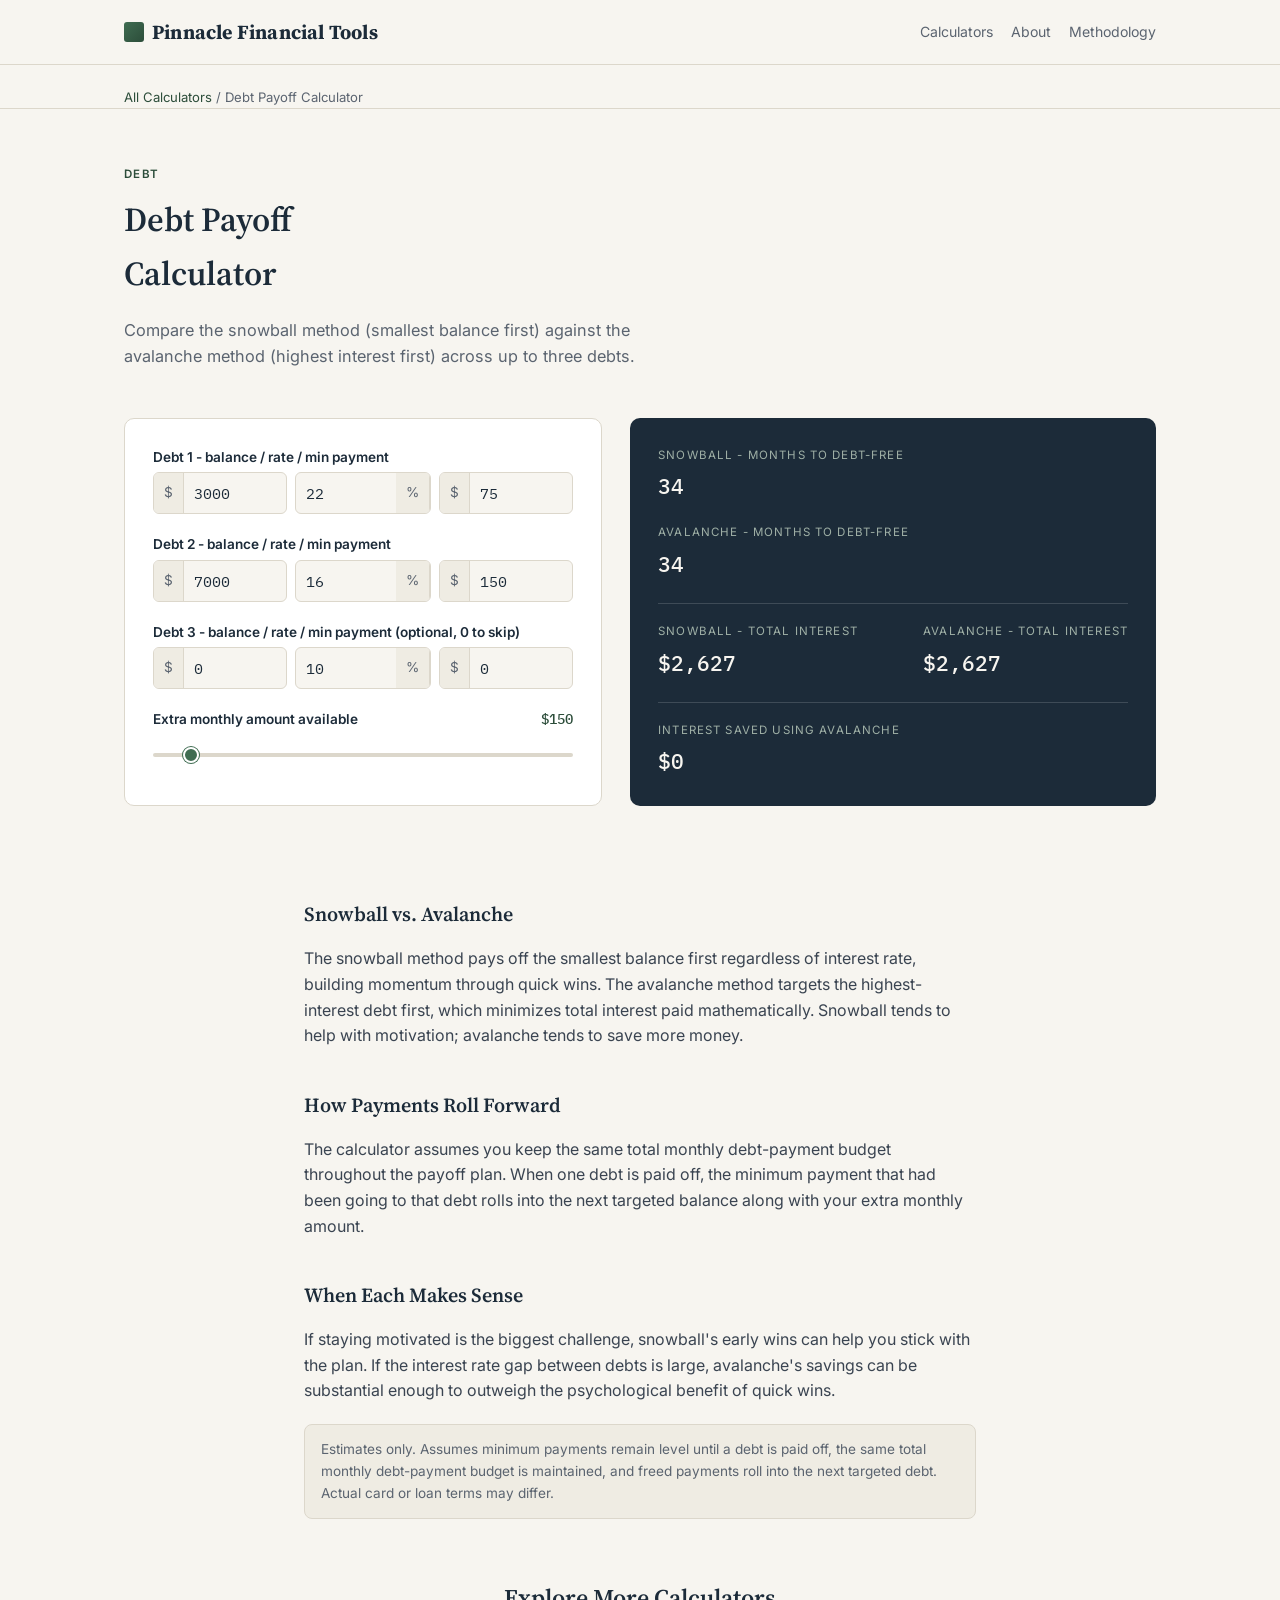
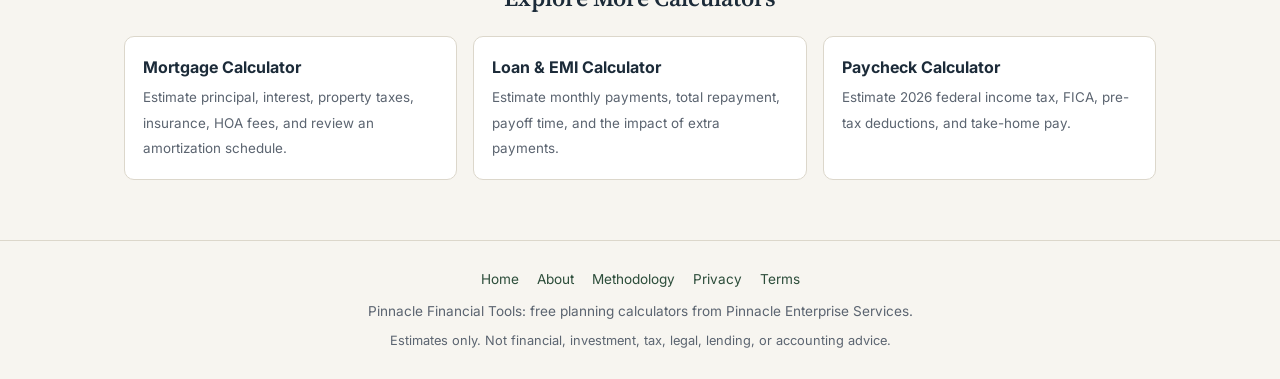
<file: debt-payoff-calculator.html>
<!DOCTYPE html>
<html lang="en">
<head>
  <!-- Google tag (gtag.js) -->
<script async src="https://www.googletagmanager.com/gtag/js?id=G-FC4CY5W2DL"></script>
<script>
  window.dataLayer = window.dataLayer || [];
  function gtag(){dataLayer.push(arguments);}
  gtag('js', new Date());

  gtag('config', 'G-FC4CY5W2DL');
</script>
  <script async src="https://pagead2.googlesyndication.com/pagead/js/adsbygoogle.js?client=ca-pub-4413331278595484"
     crossorigin="anonymous"></script>
<meta charset="UTF-8">
<meta name="viewport" content="width=device-width, initial-scale=1.0">
<title>Debt Payoff Calculator | Pinnacle Financial Tools</title>
<meta name="description" content="Compare debt snowball and debt avalanche strategies across multiple balances.">
<meta name="robots" content="index,follow">
<link rel="canonical" href="https://pinnacle-financial-tools.netlify.app/debt-payoff-calculator.html">
<link rel="preconnect" href="https://fonts.googleapis.com">
<link href="https://fonts.googleapis.com/css2?family=Source+Serif+4:opsz,wght@8..60,400;8..60,600;8..60,700&family=Inter:wght@400;500;600;700&family=IBM+Plex+Mono:wght@400;500&display=swap" rel="stylesheet">
<link rel="stylesheet" href="styles.css">
</head>

<body>

<header class="site">
  <div class="site-inner">
    <div class="logo">
      <a class="brand-link" href="index.html">
        <span class="mark"></span>Pinnacle Financial Tools
      </a>
    </div>
    <nav class="site">
      <a href="index.html#calculators">Calculators</a>
      <a href="about.html">About</a>
      <a href="methodology.html">Methodology</a>
    </nav>
  </div>
</header>

<main>

<div class="breadcrumbs">
  <a href="index.html">All Calculators</a> / Debt Payoff Calculator
</div>

<section class="tool" id="debtpayoff">

  <div class="tool-hero">
    <div class="eyebrow">Debt</div>
    <h2 class="tool-title">Debt Payoff Calculator</h2>
    <p class="lede">Compare the snowball method (smallest balance first) against the avalanche method (highest interest first) across up to three debts.</p>
  </div>

  <div class="calc-wrap">

    <div class="panel">

      <div class="field">
        <label style="margin-bottom:4px;">Debt 1 - balance / rate / min payment</label>
        <div style="display:flex; gap:8px;">
          <div class="numfield"><span>$</span><input type="number" id="d_bal1" value="3000" min="0"></div>
          <div class="numfield"><input type="number" id="d_rate1" value="22" step="0.5" min="0"><span>%</span></div>
          <div class="numfield"><span>$</span><input type="number" id="d_min1" value="75" min="0"></div>
        </div>
      </div>

      <div class="field">
        <label style="margin-bottom:4px;">Debt 2 - balance / rate / min payment</label>
        <div style="display:flex; gap:8px;">
          <div class="numfield"><span>$</span><input type="number" id="d_bal2" value="7000" min="0"></div>
          <div class="numfield"><input type="number" id="d_rate2" value="16" step="0.5" min="0"><span>%</span></div>
          <div class="numfield"><span>$</span><input type="number" id="d_min2" value="150" min="0"></div>
        </div>
      </div>

      <div class="field">
        <label style="margin-bottom:4px;">Debt 3 - balance / rate / min payment (optional, 0 to skip)</label>
        <div style="display:flex; gap:8px;">
          <div class="numfield"><span>$</span><input type="number" id="d_bal3" value="0" min="0"></div>
          <div class="numfield"><input type="number" id="d_rate3" value="10" step="0.5" min="0"><span>%</span></div>
          <div class="numfield"><span>$</span><input type="number" id="d_min3" value="0" min="0"></div>
        </div>
      </div>

      <div class="field" style="margin-bottom:0;">
        <label>Extra monthly amount available <span class="val mono" id="d_extraVal">$150</span></label>
        <input type="range" id="d_extra" min="0" max="2000" step="10" value="150">
      </div>

    </div>

    <div class="result-panel">

      <div class="result-top">
        <div class="result-block small">
          <div class="label">Snowball - months to debt-free</div>
          <div class="figure" id="d_snowballMonths">0</div>
        </div>

        <div class="result-block small">
          <div class="label">Avalanche - months to debt-free</div>
          <div class="figure" id="d_avalancheMonths">0</div>
        </div>
      </div>

      <div class="result-top" style="border-top:1px solid rgba(255,255,255,.15); padding-top:18px;">
        <div class="result-block small">
          <div class="label">Snowball - total interest</div>
          <div class="figure" id="d_snowballInterest">$0</div>
        </div>

        <div class="result-block small">
          <div class="label">Avalanche - total interest</div>
          <div class="figure" id="d_avalancheInterest">$0</div>
        </div>
      </div>

      <div class="result-block small" style="border-top:1px solid rgba(255,255,255,.15); padding-top:18px;">
        <div class="label">Interest saved using avalanche</div>
        <div class="figure" id="d_interestDiff">$0</div>
      </div>

    </div>

  </div>

  <article class="guide">

    <h3>Snowball vs. Avalanche</h3>
    <p>The snowball method pays off the smallest balance first regardless of interest rate, building momentum through quick wins. The avalanche method targets the highest-interest debt first, which minimizes total interest paid mathematically. Snowball tends to help with motivation; avalanche tends to save more money.</p>

    <h3>How Payments Roll Forward</h3>
    <p>The calculator assumes you keep the same total monthly debt-payment budget throughout the payoff plan. When one debt is paid off, the minimum payment that had been going to that debt rolls into the next targeted balance along with your extra monthly amount.</p>

    <h3>When Each Makes Sense</h3>
    <p>If staying motivated is the biggest challenge, snowball's early wins can help you stick with the plan. If the interest rate gap between debts is large, avalanche's savings can be substantial enough to outweigh the psychological benefit of quick wins.</p>

    <div class="disclaimer">Estimates only. Assumes minimum payments remain level until a debt is paid off, the same total monthly debt-payment budget is maintained, and freed payments roll into the next targeted debt. Actual card or loan terms may differ.</div>

  </article>

</section>

<section class="related">
  <h2>Explore More Calculators</h2>

  <div class="related-grid">

    <a class="related-card" href="mortgage-calculator.html">
      <strong>Mortgage Calculator</strong>
      <span>Estimate principal, interest, property taxes, insurance, HOA fees, and review an amortization schedule.</span>
    </a>

    <a class="related-card" href="loan-calculator.html">
      <strong>Loan & EMI Calculator</strong>
      <span>Estimate monthly payments, total repayment, payoff time, and the impact of extra payments.</span>
    </a>

    <a class="related-card" href="paycheck-calculator.html">
      <strong>Paycheck Calculator</strong>
      <span>Estimate 2026 federal income tax, FICA, pre-tax deductions, and take-home pay.</span>
    </a>

  </div>
</section>

</main>

<footer class="site-footer">

  <div class="footer-links">
    <a href="index.html">Home</a>
    <a href="about.html">About</a>
    <a href="methodology.html">Methodology</a>
    <a href="privacy.html">Privacy</a>
    <a href="terms.html">Terms</a>
  </div>

  <div>Pinnacle Financial Tools: free planning calculators from Pinnacle Enterprise Services.</div>

  <div class="updated">Estimates only. Not financial, investment, tax, legal, lending, or accounting advice.</div>

</footer>

<script>

function fmt(n){
  return '$' + Math.round(n).toLocaleString('en-US');
}

/* ---------- DEBT PAYOFF ---------- */

(function(){

  const ids = [
    'd_bal1','d_rate1','d_min1',
    'd_bal2','d_rate2','d_min2',
    'd_bal3','d_rate3','d_min3',
    'd_extra'
  ];

  const els = {};

  ids.forEach(id => {
    els[id] = document.getElementById(id);
  });

  function simulate(debts, extra, order){

    const list = debts
      .filter(d => d.balance > 0)
      .map(d => ({...d}));

    const monthlyBudget =
      list.reduce((sum, d) => sum + d.min, 0) + extra;

    let months = 0;
    let totalInterest = 0;

    while(
      list.some(d => d.balance > 0.5) &&
      months < 1200
    ){

      months++;

      /* Add monthly interest */
      list.forEach(d => {

        if(d.balance <= 0.5) return;

        const interest =
          d.balance * (d.rate / 100 / 12);

        d.balance += interest;
        totalInterest += interest;

      });

      /* Pay required minimums */
      let amountSpent = 0;

      list.forEach(d => {

        if(d.balance <= 0.5) return;

        const payment =
          Math.min(d.min, d.balance);

        d.balance -= payment;
        amountSpent += payment;

      });

      /*
        Remaining monthly budget includes:
        - the user's extra amount
        - unused minimum payments from debts
          that have already been paid off
      */
      let pool =
        Math.max(monthlyBudget - amountSpent, 0);

      /*
        Re-rank active debts every month so the
        payoff strategy continues correctly.
      */
      const activeDebts = list
        .filter(d => d.balance > 0.5)
        .sort((a, b) => {

          if(order === 'snowball'){
            return a.balance - b.balance;
          }

          return b.rate - a.rate;

        });

      /* Apply rollover money to targeted debts */
      for(const d of activeDebts){

        if(pool <= 0) break;

        const extraPayment =
          Math.min(pool, d.balance);

        d.balance -= extraPayment;
        pool -= extraPayment;

      }
    }

    return {
      months,
      totalInterest
    };
  }

  function calculate(){

    const debts = [

      {
        balance: parseFloat(els.d_bal1.value) || 0,
        rate: parseFloat(els.d_rate1.value) || 0,
        min: parseFloat(els.d_min1.value) || 0
      },

      {
        balance: parseFloat(els.d_bal2.value) || 0,
        rate: parseFloat(els.d_rate2.value) || 0,
        min: parseFloat(els.d_min2.value) || 0
      },

      {
        balance: parseFloat(els.d_bal3.value) || 0,
        rate: parseFloat(els.d_rate3.value) || 0,
        min: parseFloat(els.d_min3.value) || 0
      }

    ];

    const extra =
      parseFloat(els.d_extra.value) || 0;

    document.getElementById('d_extraVal').textContent =
      fmt(extra);

    const snowball =
      simulate(debts, extra, 'snowball');

    const avalanche =
      simulate(debts, extra, 'avalanche');

    document.getElementById('d_snowballMonths').textContent =
      snowball.months >= 1200 ? '—' : snowball.months;

    document.getElementById('d_avalancheMonths').textContent =
      avalanche.months >= 1200 ? '—' : avalanche.months;

    document.getElementById('d_snowballInterest').textContent =
      fmt(snowball.totalInterest);

    document.getElementById('d_avalancheInterest').textContent =
      fmt(avalanche.totalInterest);

    document.getElementById('d_interestDiff').textContent =
      fmt(
        Math.max(
          snowball.totalInterest -
          avalanche.totalInterest,
          0
        )
      );
  }

  ids.forEach(id => {

    els[id].addEventListener('input', calculate);
    els[id].addEventListener('change', calculate);

  });

  calculate();

})();

</script>

</body>
</html>
</file>
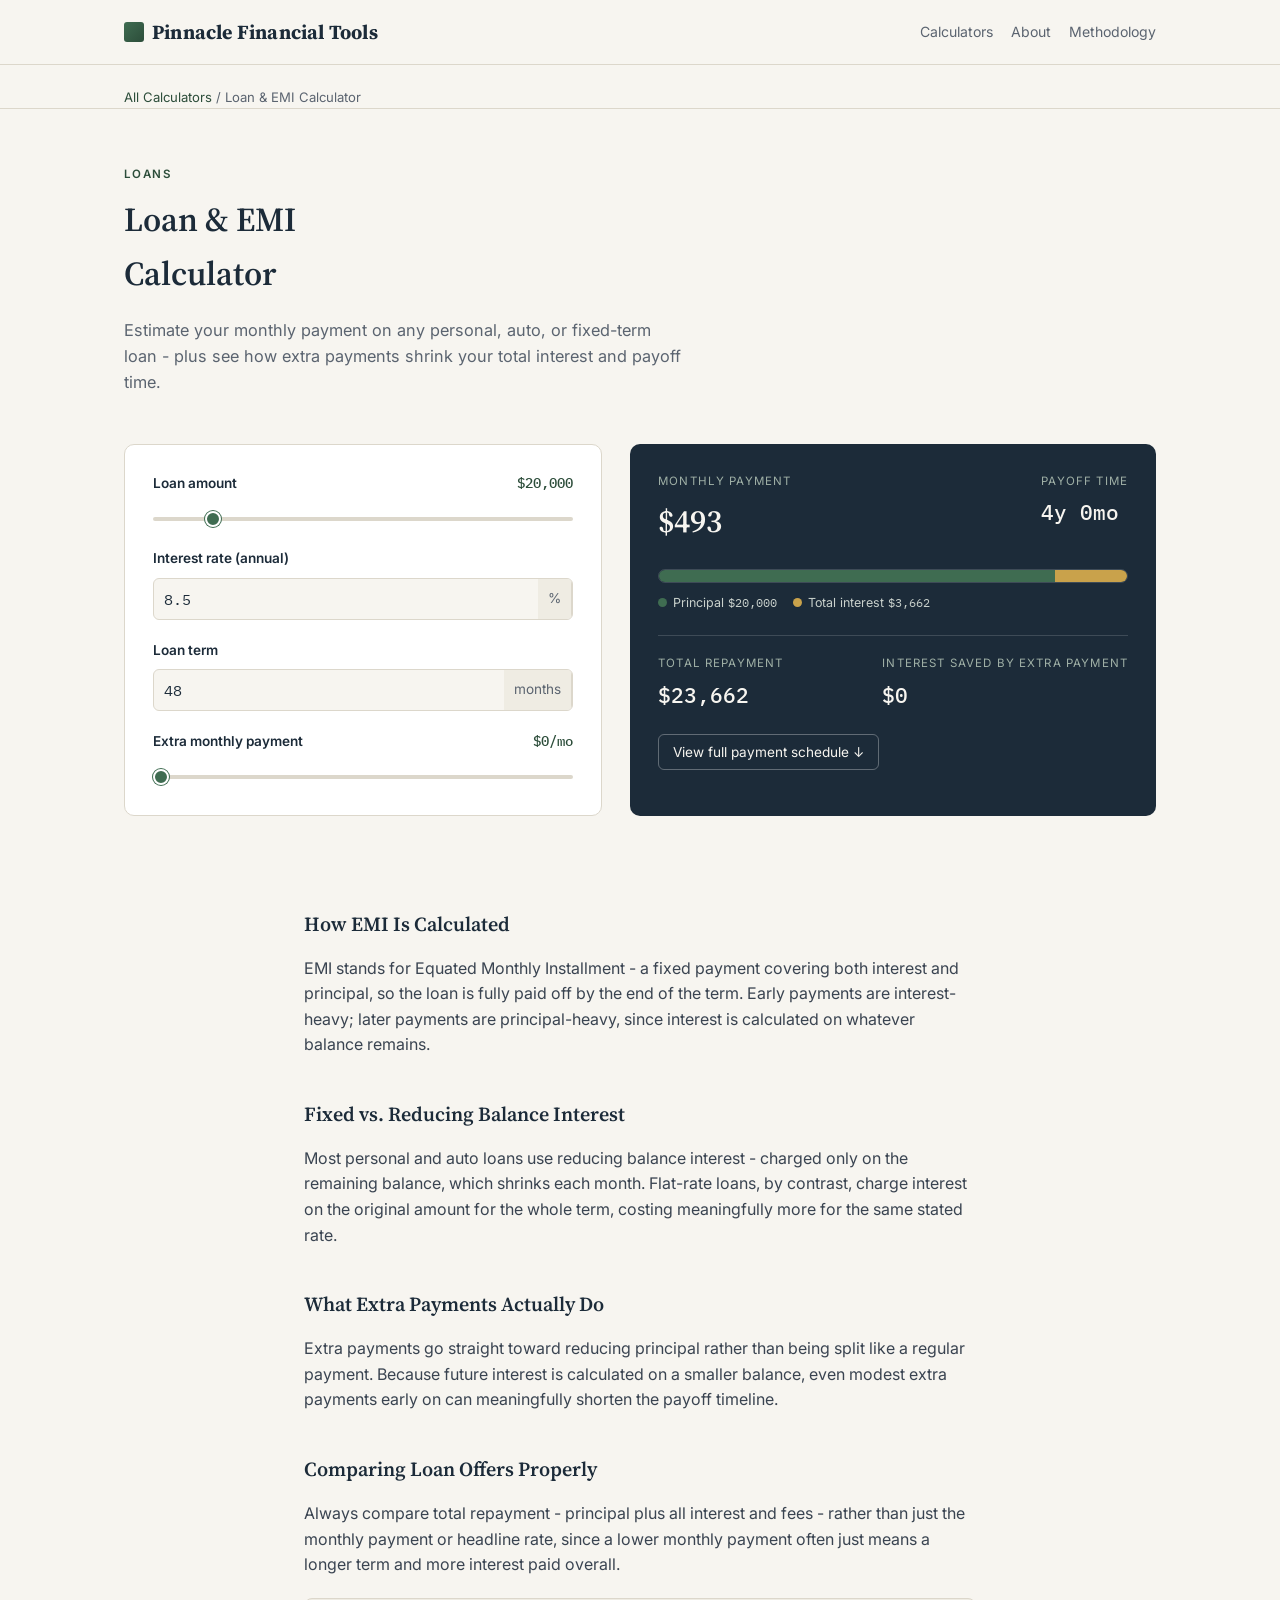
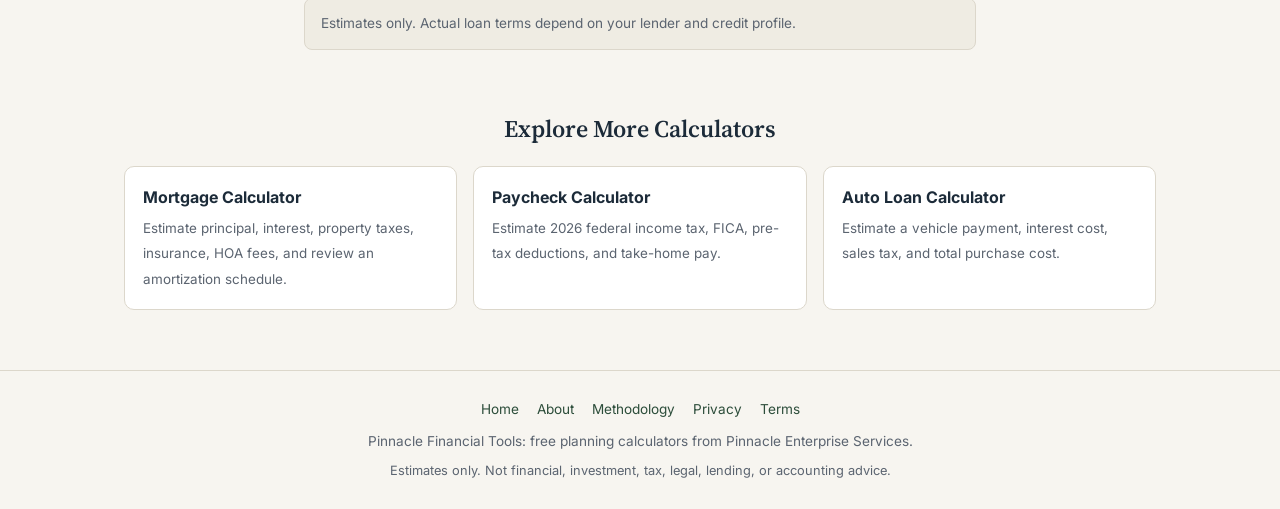
<file: loan-calculator.html>
<!DOCTYPE html>
<html lang="en">
<head>
<!-- Google tag (gtag.js) -->
<script async src="https://www.googletagmanager.com/gtag/js?id=G-FC4CY5W2DL"></script>
<script>
  window.dataLayer = window.dataLayer || [];
  function gtag(){dataLayer.push(arguments);}
  gtag('js', new Date());

  gtag('config', 'G-FC4CY5W2DL');
</script>
  <script async src="https://pagead2.googlesyndication.com/pagead/js/adsbygoogle.js?client=ca-pub-4413331278595484"
     crossorigin="anonymous"></script>
<meta charset="UTF-8">
<meta name="viewport" content="width=device-width, initial-scale=1.0">
<title>Loan &amp; EMI Calculator | Pinnacle Financial Tools</title>
<meta name="description" content="Estimate monthly payments, total repayment, payoff time, and the impact of extra payments.">
<meta name="robots" content="index,follow">
<link rel="canonical" href="https://pinnacle-financial-tools.netlify.app/loan-calculator.html">
<link rel="preconnect" href="https://fonts.googleapis.com">
<link href="https://fonts.googleapis.com/css2?family=Source+Serif+4:opsz,wght@8..60,400;8..60,600;8..60,700&family=Inter:wght@400;500;600;700&family=IBM+Plex+Mono:wght@400;500&display=swap" rel="stylesheet">
<link rel="stylesheet" href="styles.css">
</head>
<body><header class="site"><div class="site-inner"><div class="logo"><a class="brand-link" href="index.html"><span class="mark"></span>Pinnacle Financial Tools</a></div><nav class="site"><a href="index.html#calculators">Calculators</a><a href="about.html">About</a><a href="methodology.html">Methodology</a></nav></div></header><main><div class="breadcrumbs"><a href="index.html">All Calculators</a> / Loan &amp; EMI Calculator</div><section class="tool" id="loan">
  <div class="tool-hero">
    <div class="eyebrow">Loans</div>
    <h2 class="tool-title">Loan &amp; EMI Calculator</h2>
    <p class="lede">Estimate your monthly payment on any personal, auto, or fixed-term loan - plus see how extra payments shrink your total interest and payoff time.</p>
  </div>

  <div class="calc-wrap">
    <div class="panel">
      <div class="field">
        <label>Loan amount <span class="val mono" id="l_loanAmtVal">$20,000</span></label>
        <input type="range" id="l_loanAmt" min="1000" max="150000" step="500" value="20000">
      </div>
      <div class="field">
        <label>Interest rate (annual)</label>
        <div class="numfield"><input type="number" id="l_rate" value="8.5" step="0.1" min="0" max="35"><span>%</span></div>
      </div>
      <div class="field">
        <label>Loan term</label>
        <div class="numfield"><input type="number" id="l_termMonths" value="48" step="1" min="1" max="360"><span>months</span></div>
      </div>
      <div class="field" style="margin-bottom:0;">
        <label>Extra monthly payment <span class="val mono" id="l_extraVal">$0</span></label>
        <input type="range" id="l_extra" min="0" max="1000" step="10" value="0">
      </div>
    </div>

    <div class="result-panel">
      <div class="result-top">
        <div class="result-block"><div class="label">Monthly payment</div><div class="figure" id="l_monthlyPayment">$0</div></div>
        <div class="result-block small"><div class="label">Payoff time</div><div class="figure" id="l_payoffTime">-</div></div>
      </div>
      <div>
        <div class="split-bar"><div id="l_splitP" style="background:var(--principal); width:50%"></div><div id="l_splitI" style="background:var(--interest); width:50%"></div></div>
        <div class="split-legend" style="margin-top:10px;">
          <span><span class="dot" style="background:var(--principal);"></span>Principal <span id="l_totalPrincipalLabel" class="mono"></span></span>
          <span><span class="dot" style="background:var(--interest);"></span>Total interest <span id="l_totalInterestLabel" class="mono"></span></span>
        </div>
      </div>
      <div class="result-top" style="border-top:1px solid rgba(255,255,255,.15); padding-top:18px;">
        <div class="result-block small"><div class="label">Total repayment</div><div class="figure" id="l_totalRepay">$0</div></div>
        <div class="result-block small"><div class="label">Interest saved by extra payment</div><div class="figure" id="l_interestSaved">$0</div></div>
      </div>
      <button class="schedule-toggle" data-target="l_scheduleTable">View full payment schedule ↓</button>
    </div>
  </div>

  <div class="schedule-table" id="l_scheduleTable">
    <table><thead><tr><th>Year</th><th>Principal paid</th><th>Interest paid</th><th>Remaining balance</th></tr></thead><tbody id="l_scheduleBody"></tbody></table>
  </div>

  <article class="guide">
    <h3>How EMI Is Calculated</h3>
    <p>EMI stands for Equated Monthly Installment - a fixed payment covering both interest and principal, so the loan is fully paid off by the end of the term. Early payments are interest-heavy; later payments are principal-heavy, since interest is calculated on whatever balance remains.</p>
    <h3>Fixed vs. Reducing Balance Interest</h3>
    <p>Most personal and auto loans use reducing balance interest - charged only on the remaining balance, which shrinks each month. Flat-rate loans, by contrast, charge interest on the original amount for the whole term, costing meaningfully more for the same stated rate.</p>
    <h3>What Extra Payments Actually Do</h3>
    <p>Extra payments go straight toward reducing principal rather than being split like a regular payment. Because future interest is calculated on a smaller balance, even modest extra payments early on can meaningfully shorten the payoff timeline.</p>
    <h3>Comparing Loan Offers Properly</h3>
    <p>Always compare total repayment - principal plus all interest and fees - rather than just the monthly payment or headline rate, since a lower monthly payment often just means a longer term and more interest paid overall.</p>
    <div class="disclaimer">Estimates only. Actual loan terms depend on your lender and credit profile.</div>
  </article>
</section><section class="related"><h2>Explore More Calculators</h2><div class="related-grid"><a class="related-card" href="mortgage-calculator.html"><strong>Mortgage Calculator</strong><span>Estimate principal, interest, property taxes, insurance, HOA fees, and review an amortization schedule.</span></a><a class="related-card" href="paycheck-calculator.html"><strong>Paycheck Calculator</strong><span>Estimate 2026 federal income tax, FICA, pre-tax deductions, and take-home pay.</span></a><a class="related-card" href="auto-loan-calculator.html"><strong>Auto Loan Calculator</strong><span>Estimate a vehicle payment, interest cost, sales tax, and total purchase cost.</span></a></div></section></main><footer class="site-footer"><div class="footer-links"><a href="index.html">Home</a><a href="about.html">About</a><a href="methodology.html">Methodology</a><a href="privacy.html">Privacy</a><a href="terms.html">Terms</a></div><div>Pinnacle Financial Tools: free planning calculators from Pinnacle Enterprise Services.</div><div class="updated">Estimates only. Not financial, investment, tax, legal, lending, or accounting advice.</div></footer><script>function fmt(n){ return '$' + Math.round(n).toLocaleString('en-US'); }
/* ---------- LOAN / EMI ---------- */
(function(){
  const loanAmt = document.getElementById('l_loanAmt');
  const rate = document.getElementById('l_rate');
  const termMonths = document.getElementById('l_termMonths');
  const extra = document.getElementById('l_extra');
  let scheduleData = [];

  function calculate(){
    const principal = parseFloat(loanAmt.value);
    const annualRate = parseFloat(rate.value) || 0;
    const monthlyRate = annualRate / 100 / 12;
    const n = parseInt(termMonths.value) || 1;
    const extraPay = parseFloat(extra.value) || 0;

    document.getElementById('l_loanAmtVal').textContent = fmt(principal);
    document.getElementById('l_extraVal').textContent = fmt(extraPay) + '/mo';

    let basePayment = monthlyRate === 0 ? principal/n : principal * (monthlyRate * Math.pow(1+monthlyRate, n)) / (Math.pow(1+monthlyRate, n) - 1);
    if(!isFinite(basePayment)) basePayment = 0;
    document.getElementById('l_monthlyPayment').textContent = fmt(basePayment + extraPay);

    let balance = principal, totalInterest = 0, month = 0;
    scheduleData = [];
    let yearPrincipal = 0, yearInterest = 0;
    while(balance > 0.5 && month < 1200){
      month++;
      const interestPortion = balance * monthlyRate;
      let principalPortion = basePayment - interestPortion + extraPay;
      if(principalPortion > balance) principalPortion = balance;
      balance -= principalPortion;
      totalInterest += interestPortion;
      yearPrincipal += principalPortion;
      yearInterest += interestPortion;
      if(month % 12 === 0 || balance <= 0.5){
        scheduleData.push({year: Math.ceil(month/12), principal: yearPrincipal, interest: yearInterest, balance: Math.max(balance,0)});
        yearPrincipal = 0; yearInterest = 0;
      }
    }

    let baseBalance = principal, baseInterest = 0, baseMonth = 0;
    while(baseBalance > 0.5 && baseMonth < 1200){
      baseMonth++;
      const ip = baseBalance * monthlyRate;
      let pp = basePayment - ip;
      if(pp > baseBalance) pp = baseBalance;
      baseBalance -= pp;
      baseInterest += ip;
    }

    const totalRepay = principal + totalInterest;
    document.getElementById('l_totalRepay').textContent = fmt(totalRepay);
    document.getElementById('l_totalPrincipalLabel').textContent = fmt(principal);
    document.getElementById('l_totalInterestLabel').textContent = fmt(totalInterest);
    document.getElementById('l_interestSaved').textContent = fmt(Math.max(baseInterest - totalInterest,0));

    const pShare = totalRepay > 0 ? (principal/totalRepay*100) : 50;
    document.getElementById('l_splitP').style.width = pShare + '%';
    document.getElementById('l_splitI').style.width = (100-pShare) + '%';

    const years = Math.floor(month/12), months = month % 12;
    document.getElementById('l_payoffTime').textContent = (years>0? years+'y ':'') + months+'mo';

    const tbody = document.getElementById('l_scheduleBody');
    tbody.innerHTML = '';
    scheduleData.forEach(row=>{
      const tr = document.createElement('tr');
      tr.innerHTML = `<td>${row.year}</td><td>${fmt(row.principal)}</td><td>${fmt(row.interest)}</td><td>${fmt(row.balance)}</td>`;
      tbody.appendChild(tr);
    });
  }

  [loanAmt, rate, termMonths, extra].forEach(el=>{
    el.addEventListener('input', calculate);
    el.addEventListener('change', calculate);
  });
  calculate();
})();
/* ---------- SCHEDULE TOGGLES ---------- */
document.querySelectorAll('.schedule-toggle').forEach(btn=>{
  btn.addEventListener('click', function(){
    const table = document.getElementById(this.dataset.target);
    table.classList.toggle('open');
    const isOpen = table.classList.contains('open');
    this.textContent = this.textContent.replace(isOpen ? '↓' : '↑', isOpen ? '↑' : '↓').replace('View', isOpen ? 'Hide' : 'View').replace('Hide full', isOpen ? 'Hide full' : 'View full');
  });
});</script></body></html>
</file>
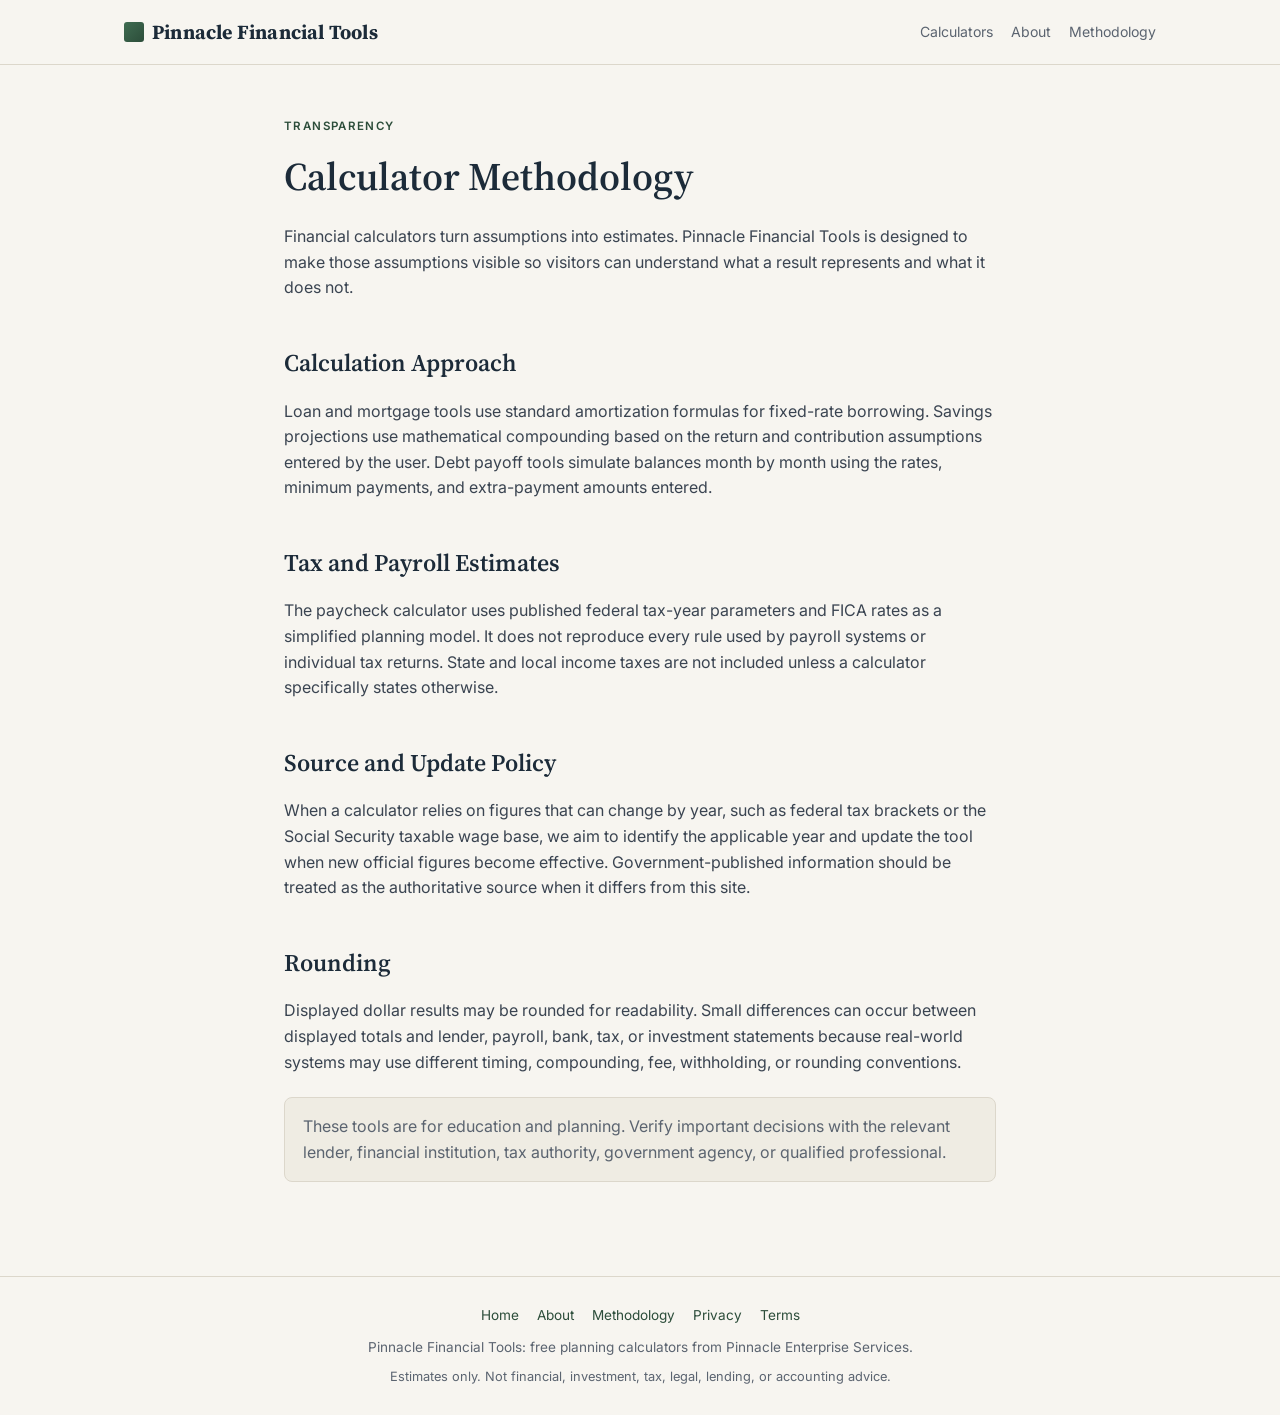
<file: methodology.html>
<!DOCTYPE html>
<html lang="en">
<head>
  <script async src="https://pagead2.googlesyndication.com/pagead/js/adsbygoogle.js?client=ca-pub-4413331278595484"
     crossorigin="anonymous"></script>
<meta charset="UTF-8">
<meta name="viewport" content="width=device-width, initial-scale=1.0">
<title>Calculator Methodology | Pinnacle Financial Tools</title>
<meta name="description" content="Learn how Pinnacle Financial Tools approaches calculator assumptions, estimates, updates, and data sources.">
<meta name="robots" content="index,follow">
<link rel="canonical" href="https://pinnacle-financial-tools.netlify.app/methodology.html">
<link rel="preconnect" href="https://fonts.googleapis.com">
<link href="https://fonts.googleapis.com/css2?family=Source+Serif+4:opsz,wght@8..60,400;8..60,600;8..60,700&family=Inter:wght@400;500;600;700&family=IBM+Plex+Mono:wght@400;500&display=swap" rel="stylesheet">
<link rel="stylesheet" href="styles.css">
</head>
<body><header class="site"><div class="site-inner"><div class="logo"><a class="brand-link" href="index.html"><span class="mark"></span>Pinnacle Financial Tools</a></div><nav class="site"><a href="index.html#calculators">Calculators</a><a href="about.html">About</a><a href="methodology.html">Methodology</a></nav></div></header><main><article class="page-content"><div class="eyebrow">Transparency</div><h1>Calculator Methodology</h1><p>Financial calculators turn assumptions into estimates. Pinnacle Financial Tools is designed to make those assumptions visible so visitors can understand what a result represents and what it does not.</p><h2>Calculation Approach</h2><p>Loan and mortgage tools use standard amortization formulas for fixed-rate borrowing. Savings projections use mathematical compounding based on the return and contribution assumptions entered by the user. Debt payoff tools simulate balances month by month using the rates, minimum payments, and extra-payment amounts entered.</p><h2>Tax and Payroll Estimates</h2><p>The paycheck calculator uses published federal tax-year parameters and FICA rates as a simplified planning model. It does not reproduce every rule used by payroll systems or individual tax returns. State and local income taxes are not included unless a calculator specifically states otherwise.</p><h2>Source and Update Policy</h2><p>When a calculator relies on figures that can change by year, such as federal tax brackets or the Social Security taxable wage base, we aim to identify the applicable year and update the tool when new official figures become effective. Government-published information should be treated as the authoritative source when it differs from this site.</p><h2>Rounding</h2><p>Displayed dollar results may be rounded for readability. Small differences can occur between displayed totals and lender, payroll, bank, tax, or investment statements because real-world systems may use different timing, compounding, fee, withholding, or rounding conventions.</p><div class="notice">These tools are for education and planning. Verify important decisions with the relevant lender, financial institution, tax authority, government agency, or qualified professional.</div></article></main><footer class="site-footer"><div class="footer-links"><a href="index.html">Home</a><a href="about.html">About</a><a href="methodology.html">Methodology</a><a href="privacy.html">Privacy</a><a href="terms.html">Terms</a></div><div>Pinnacle Financial Tools: free planning calculators from Pinnacle Enterprise Services.</div><div class="updated">Estimates only. Not financial, investment, tax, legal, lending, or accounting advice.</div></footer></body></html>
</file>
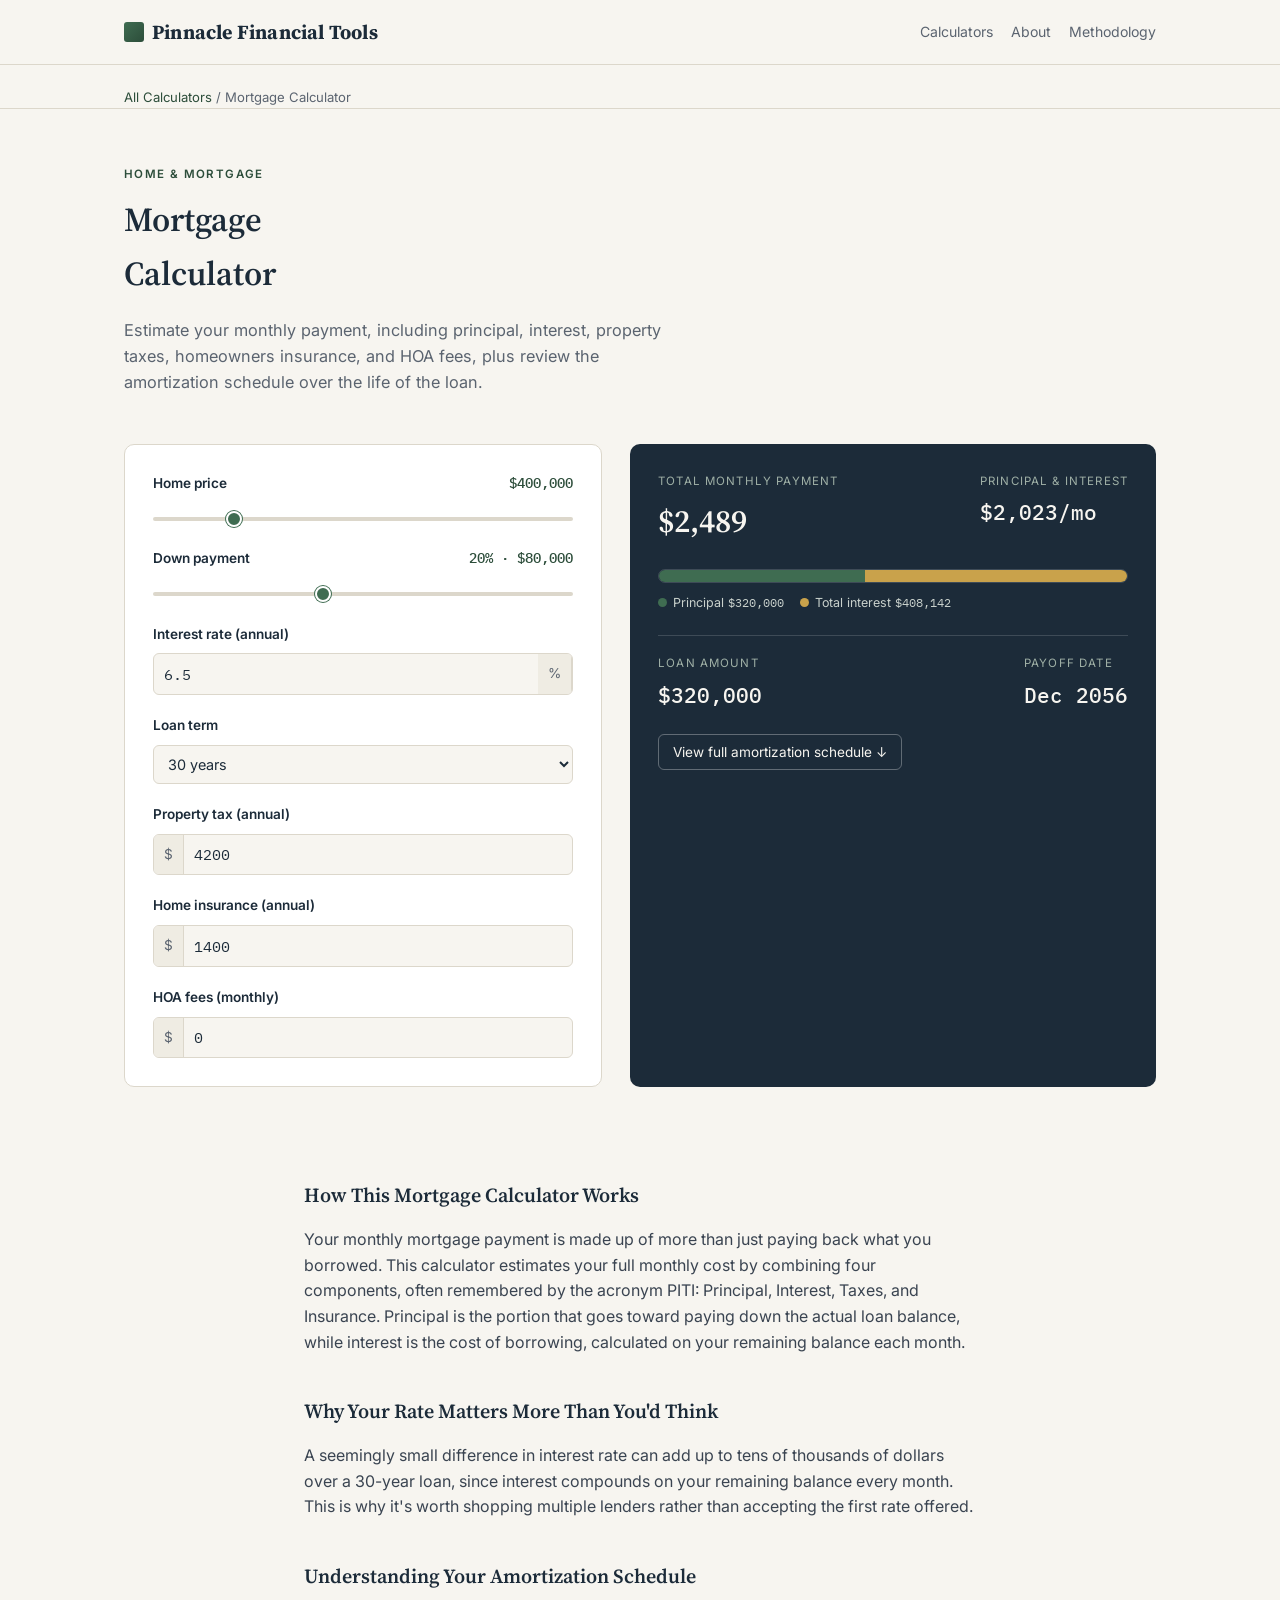
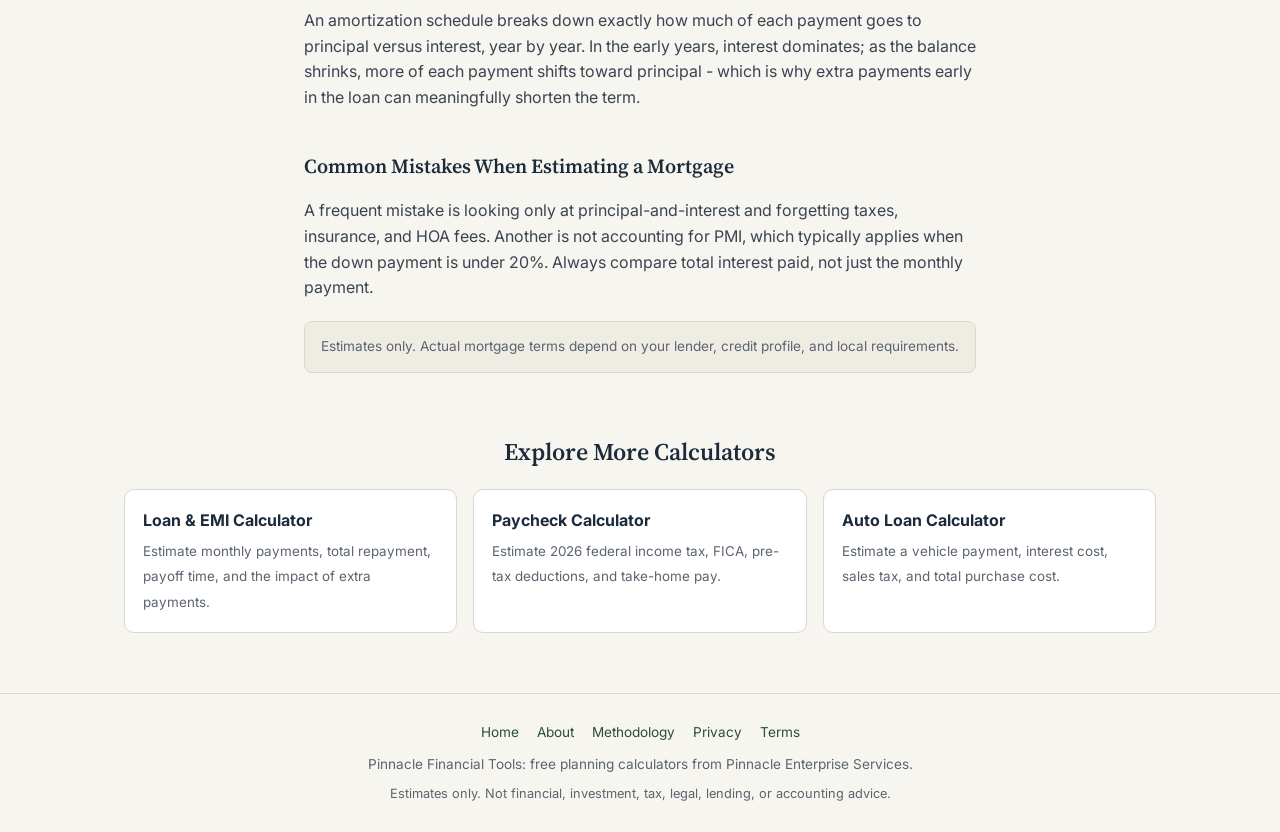
<file: mortgage-calculator.html>
<!DOCTYPE html>
<html lang="en">
<head>
<!-- Google tag (gtag.js) -->
<script async src="https://www.googletagmanager.com/gtag/js?id=G-FC4CY5W2DL"></script>
<script>
  window.dataLayer = window.dataLayer || [];
  function gtag(){dataLayer.push(arguments);}
  gtag('js', new Date());

  gtag('config', 'G-FC4CY5W2DL');
</script>
 <script async src="https://pagead2.googlesyndication.com/pagead/js/adsbygoogle.js?client=ca-pub-4413331278595484"
     crossorigin="anonymous"></script> 
<meta charset="UTF-8">
<meta name="viewport" content="width=device-width, initial-scale=1.0">
<title>Mortgage Calculator | Pinnacle Financial Tools</title>
<meta name="description" content="Estimate principal, interest, property taxes, insurance, HOA fees, and review an amortization schedule.">
<meta name="robots" content="index,follow">
<link rel="canonical" href="https://pinnacle-financial-tools.netlify.app/mortgage-calculator.html">
<link rel="preconnect" href="https://fonts.googleapis.com">
<link href="https://fonts.googleapis.com/css2?family=Source+Serif+4:opsz,wght@8..60,400;8..60,600;8..60,700&family=Inter:wght@400;500;600;700&family=IBM+Plex+Mono:wght@400;500&display=swap" rel="stylesheet">
<link rel="stylesheet" href="styles.css">
</head>
<body><header class="site"><div class="site-inner"><div class="logo"><a class="brand-link" href="index.html"><span class="mark"></span>Pinnacle Financial Tools</a></div><nav class="site"><a href="index.html#calculators">Calculators</a><a href="about.html">About</a><a href="methodology.html">Methodology</a></nav></div></header><main><div class="breadcrumbs"><a href="index.html">All Calculators</a> / Mortgage Calculator</div><section class="tool" id="mortgage">
  <div class="tool-hero">
    <div class="eyebrow">Home &amp; Mortgage</div>
    <h2 class="tool-title">Mortgage Calculator</h2>
    <p class="lede">Estimate your monthly payment, including principal, interest, property taxes, homeowners insurance, and HOA fees, plus review the amortization schedule over the life of the loan.</p>
  </div>

  <div class="calc-wrap">
    <div class="panel">
      <div class="field">
        <label>Home price <span class="val mono" id="m_homePriceVal">$400,000</span></label>
        <input type="range" id="m_homePrice" min="50000" max="2000000" step="5000" value="400000">
      </div>
      <div class="field">
        <label>Down payment <span class="val mono" id="m_downPctVal">20% · $80,000</span></label>
        <input type="range" id="m_downPct" min="0" max="50" step="1" value="20">
      </div>
      <div class="field">
        <label>Interest rate (annual)</label>
        <div class="numfield"><input type="number" id="m_rate" value="6.5" step="0.05" min="0" max="20"><span>%</span></div>
      </div>
      <div class="field">
        <label>Loan term</label>
        <select id="m_term">
          <option value="30">30 years</option>
          <option value="20">20 years</option>
          <option value="15">15 years</option>
        </select>
      </div>
      <div class="field">
        <label>Property tax (annual)</label>
        <div class="numfield"><span>$</span><input type="number" id="m_propTax" value="4200" step="50" min="0"></div>
      </div>
      <div class="field">
        <label>Home insurance (annual)</label>
        <div class="numfield"><span>$</span><input type="number" id="m_insurance" value="1400" step="50" min="0"></div>
      </div>
      <div class="field" style="margin-bottom:0;">
        <label>HOA fees (monthly)</label>
        <div class="numfield"><span>$</span><input type="number" id="m_hoa" value="0" step="10" min="0"></div>
      </div>
    </div>

    <div class="result-panel">
      <div class="result-top">
        <div class="result-block"><div class="label">Total monthly payment</div><div class="figure" id="m_totalMonthly">$0</div></div>
        <div class="result-block small"><div class="label">Principal &amp; interest</div><div class="figure" id="m_piMonthly">$0</div></div>
      </div>
      <div>
        <div class="split-bar"><div id="m_splitP" style="background:var(--principal); width:50%"></div><div id="m_splitI" style="background:var(--interest); width:50%"></div></div>
        <div class="split-legend" style="margin-top:10px;">
          <span><span class="dot" style="background:var(--principal);"></span>Principal <span id="m_totalPrincipalLabel" class="mono"></span></span>
          <span><span class="dot" style="background:var(--interest);"></span>Total interest <span id="m_totalInterestLabel" class="mono"></span></span>
        </div>
      </div>
      <div class="result-top" style="border-top:1px solid rgba(255,255,255,.15); padding-top:18px;">
        <div class="result-block small"><div class="label">Loan amount</div><div class="figure" id="m_loanAmount">$0</div></div>
        <div class="result-block small"><div class="label">Payoff date</div><div class="figure" id="m_payoffDate">-</div></div>
      </div>
      <button class="schedule-toggle" data-target="m_scheduleTable">View full amortization schedule ↓</button>
    </div>
  </div>

  <div class="schedule-table" id="m_scheduleTable">
    <table><thead><tr><th>Year</th><th>Principal paid</th><th>Interest paid</th><th>Remaining balance</th></tr></thead><tbody id="m_scheduleBody"></tbody></table>
  </div>

  <article class="guide">
    <h3>How This Mortgage Calculator Works</h3>
    <p>Your monthly mortgage payment is made up of more than just paying back what you borrowed. This calculator estimates your full monthly cost by combining four components, often remembered by the acronym PITI: Principal, Interest, Taxes, and Insurance. Principal is the portion that goes toward paying down the actual loan balance, while interest is the cost of borrowing, calculated on your remaining balance each month.</p>
    <h3>Why Your Rate Matters More Than You'd Think</h3>
    <p>A seemingly small difference in interest rate can add up to tens of thousands of dollars over a 30-year loan, since interest compounds on your remaining balance every month. This is why it's worth shopping multiple lenders rather than accepting the first rate offered.</p>
    <h3>Understanding Your Amortization Schedule</h3>
    <p>An amortization schedule breaks down exactly how much of each payment goes to principal versus interest, year by year. In the early years, interest dominates; as the balance shrinks, more of each payment shifts toward principal - which is why extra payments early in the loan can meaningfully shorten the term.</p>
    <h3>Common Mistakes When Estimating a Mortgage</h3>
    <p>A frequent mistake is looking only at principal-and-interest and forgetting taxes, insurance, and HOA fees. Another is not accounting for PMI, which typically applies when the down payment is under 20%. Always compare total interest paid, not just the monthly payment.</p>
    <div class="disclaimer">Estimates only. Actual mortgage terms depend on your lender, credit profile, and local requirements.</div>
  </article>
</section><section class="related"><h2>Explore More Calculators</h2><div class="related-grid"><a class="related-card" href="loan-calculator.html"><strong>Loan & EMI Calculator</strong><span>Estimate monthly payments, total repayment, payoff time, and the impact of extra payments.</span></a><a class="related-card" href="paycheck-calculator.html"><strong>Paycheck Calculator</strong><span>Estimate 2026 federal income tax, FICA, pre-tax deductions, and take-home pay.</span></a><a class="related-card" href="auto-loan-calculator.html"><strong>Auto Loan Calculator</strong><span>Estimate a vehicle payment, interest cost, sales tax, and total purchase cost.</span></a></div></section></main><footer class="site-footer"><div class="footer-links"><a href="index.html">Home</a><a href="about.html">About</a><a href="methodology.html">Methodology</a><a href="privacy.html">Privacy</a><a href="terms.html">Terms</a></div><div>Pinnacle Financial Tools: free planning calculators from Pinnacle Enterprise Services.</div><div class="updated">Estimates only. Not financial, investment, tax, legal, lending, or accounting advice.</div></footer><script>function fmt(n){ return '$' + Math.round(n).toLocaleString('en-US'); }
/* ---------- MORTGAGE ---------- */
(function(){
  const homePrice = document.getElementById('m_homePrice');
  const downPct = document.getElementById('m_downPct');
  const rate = document.getElementById('m_rate');
  const term = document.getElementById('m_term');
  const propTax = document.getElementById('m_propTax');
  const insurance = document.getElementById('m_insurance');
  const hoa = document.getElementById('m_hoa');
  let scheduleData = [];

  function calculate(){
    const price = parseFloat(homePrice.value);
    const dPct = parseFloat(downPct.value);
    const downAmt = price * dPct / 100;
    const loanAmt = price - downAmt;
    const annualRate = parseFloat(rate.value) || 0;
    const monthlyRate = annualRate / 100 / 12;
    const years = parseInt(term.value);
    const n = years * 12;

    document.getElementById('m_homePriceVal').textContent = fmt(price);
    document.getElementById('m_downPctVal').textContent = dPct + '% · ' + fmt(downAmt);

    let monthlyPI = monthlyRate === 0 ? loanAmt/n : loanAmt * (monthlyRate * Math.pow(1+monthlyRate, n)) / (Math.pow(1+monthlyRate, n) - 1);
    if(!isFinite(monthlyPI)) monthlyPI = 0;

    const monthlyTax = (parseFloat(propTax.value)||0) / 12;
    const monthlyIns = (parseFloat(insurance.value)||0) / 12;
    const monthlyHOA = parseFloat(hoa.value) || 0;
    const totalMonthly = monthlyPI + monthlyTax + monthlyIns + monthlyHOA;

    document.getElementById('m_totalMonthly').textContent = fmt(totalMonthly);
    document.getElementById('m_piMonthly').textContent = fmt(monthlyPI) + '/mo';
    document.getElementById('m_loanAmount').textContent = fmt(loanAmt);

    let balance = loanAmt, totalInterest = 0;
    scheduleData = [];
    let yearPrincipal = 0, yearInterest = 0;
    for(let m=1; m<=n; m++){
      const interestPortion = balance * monthlyRate;
      const principalPortion = monthlyPI - interestPortion;
      balance -= principalPortion;
      if(balance < 0) balance = 0;
      totalInterest += interestPortion;
      yearPrincipal += principalPortion;
      yearInterest += interestPortion;
      if(m % 12 === 0 || m === n){
        scheduleData.push({year: Math.ceil(m/12), principal: yearPrincipal, interest: yearInterest, balance});
        yearPrincipal = 0; yearInterest = 0;
      }
    }

    const totalCost = loanAmt + totalInterest;
    const pShare = totalCost > 0 ? (loanAmt/totalCost*100) : 50;
    document.getElementById('m_splitP').style.width = pShare + '%';
    document.getElementById('m_splitI').style.width = (100-pShare) + '%';
    document.getElementById('m_totalPrincipalLabel').textContent = fmt(loanAmt);
    document.getElementById('m_totalInterestLabel').textContent = fmt(totalInterest);

    const payoff = new Date();
    payoff.setFullYear(payoff.getFullYear() + years);
    document.getElementById('m_payoffDate').textContent = payoff.toLocaleDateString('en-US',{month:'short', year:'numeric'});

    const tbody = document.getElementById('m_scheduleBody');
    tbody.innerHTML = '';
    scheduleData.forEach(row=>{
      const tr = document.createElement('tr');
      tr.innerHTML = `<td>${row.year}</td><td>${fmt(row.principal)}</td><td>${fmt(row.interest)}</td><td>${fmt(row.balance)}</td>`;
      tbody.appendChild(tr);
    });
  }

  [homePrice, downPct, rate, term, propTax, insurance, hoa].forEach(el=>{
    el.addEventListener('input', calculate);
    el.addEventListener('change', calculate);
  });
  calculate();
})();
/* ---------- SCHEDULE TOGGLES ---------- */
document.querySelectorAll('.schedule-toggle').forEach(btn=>{
  btn.addEventListener('click', function(){
    const table = document.getElementById(this.dataset.target);
    table.classList.toggle('open');
    const isOpen = table.classList.contains('open');
    this.textContent = this.textContent.replace(isOpen ? '↓' : '↑', isOpen ? '↑' : '↓').replace('View', isOpen ? 'Hide' : 'View').replace('Hide full', isOpen ? 'Hide full' : 'View full');
  });
});</script></body></html>
</file>
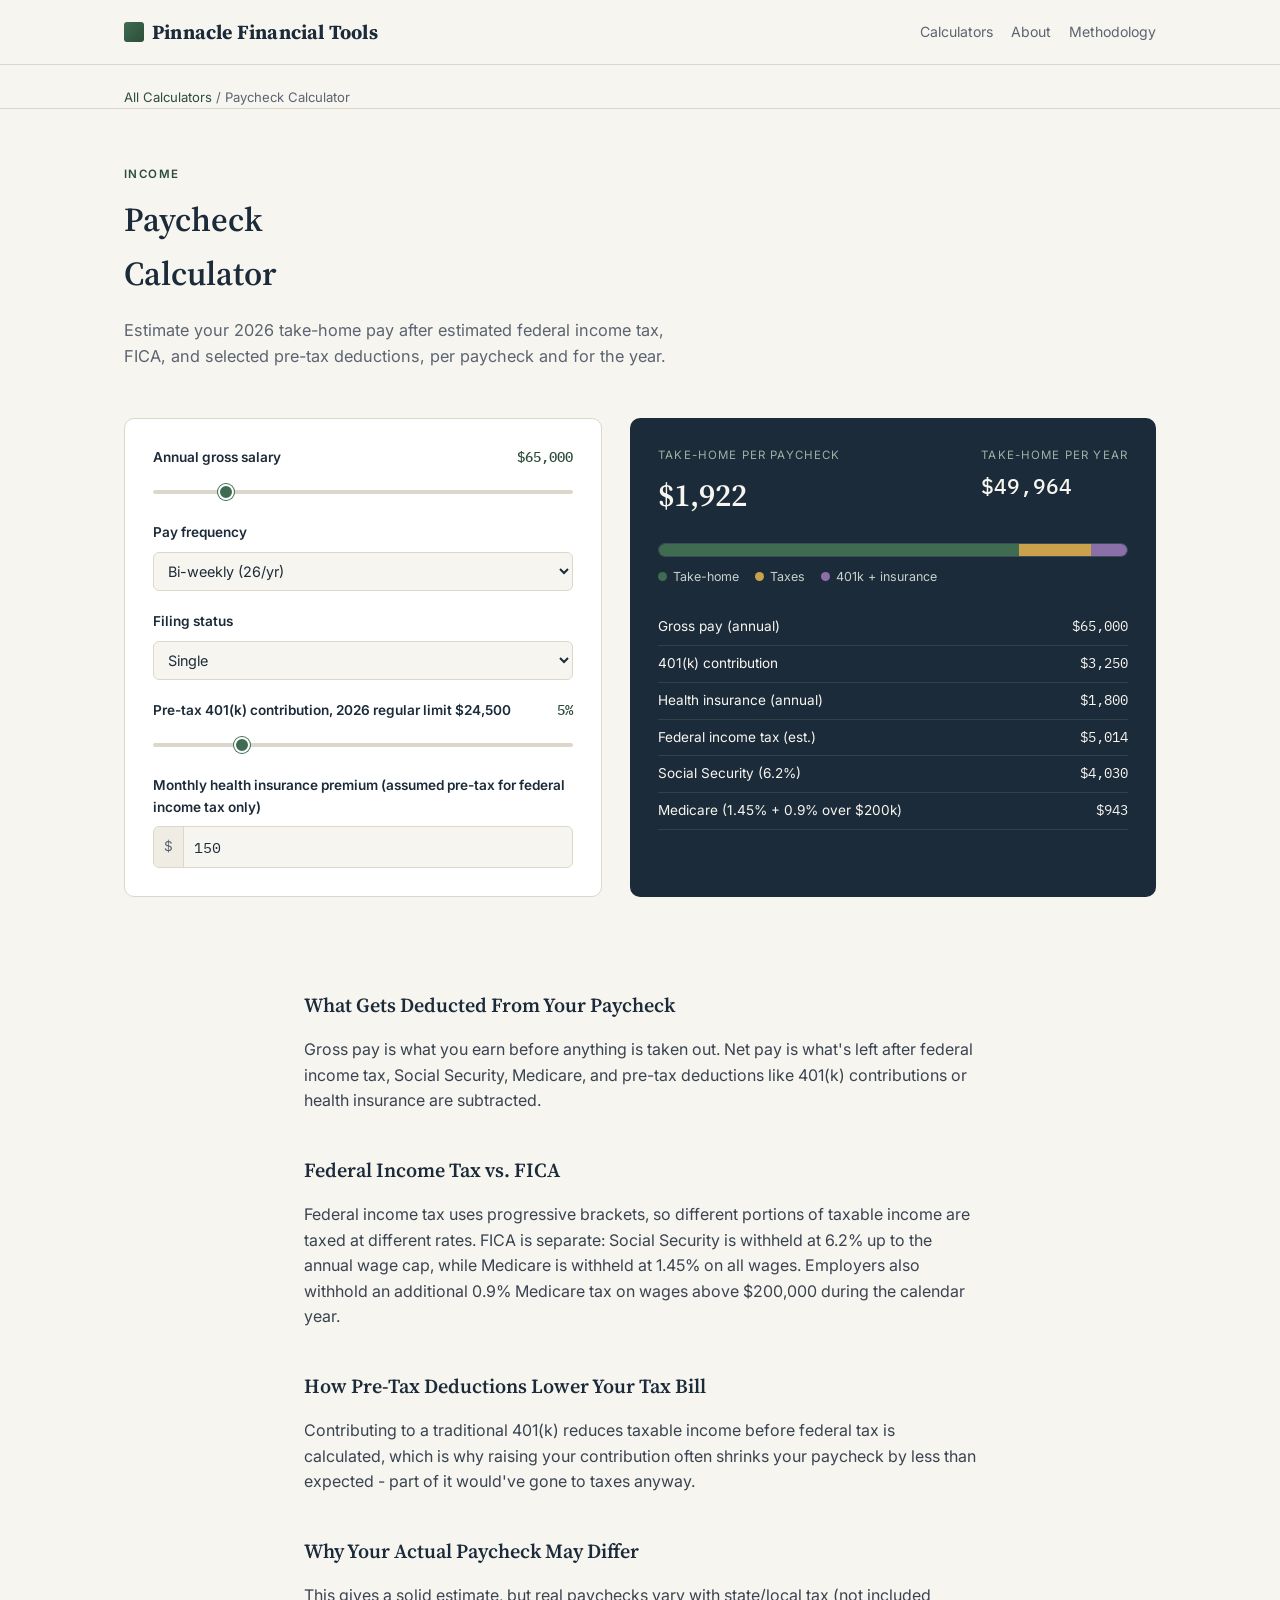
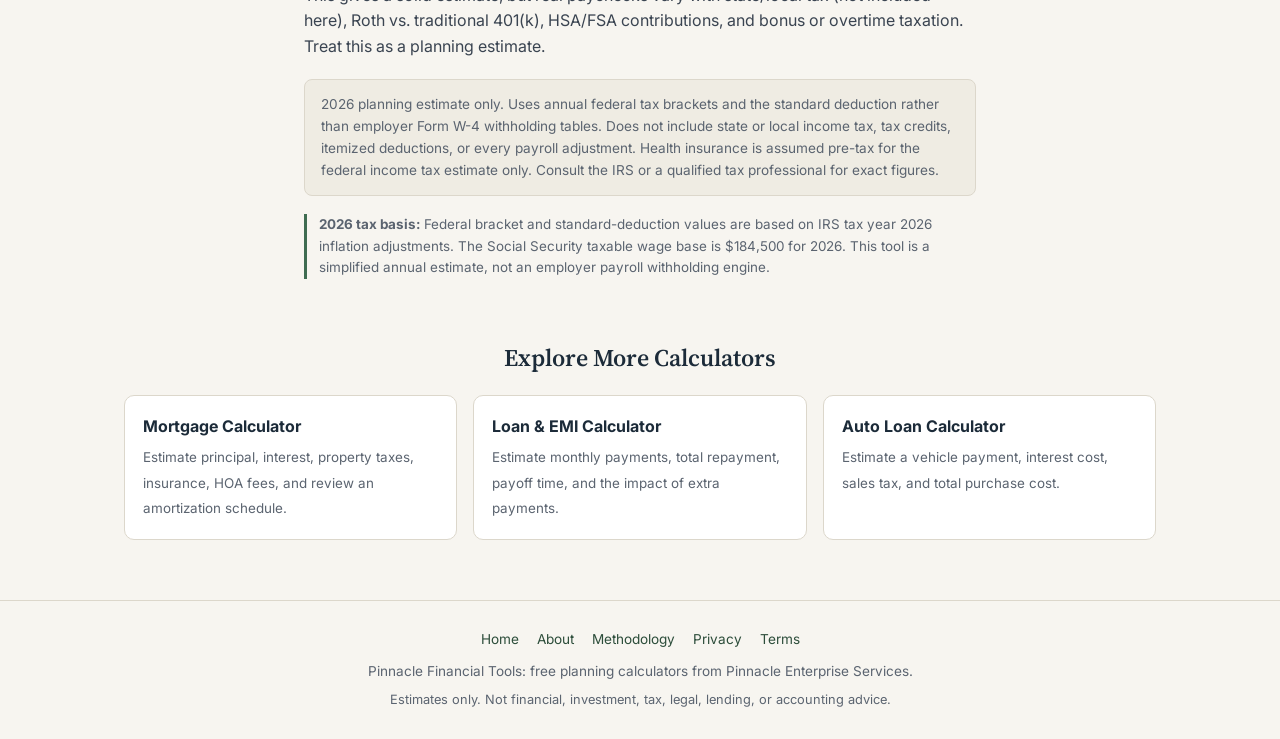
<file: paycheck-calculator.html>
<!DOCTYPE html>
<html lang="en">
<head>
  <!-- Google tag (gtag.js) -->
<script async src="https://www.googletagmanager.com/gtag/js?id=G-FC4CY5W2DL"></script>
<script>
  window.dataLayer = window.dataLayer || [];
  function gtag(){dataLayer.push(arguments);}
  gtag('js', new Date());

  gtag('config', 'G-FC4CY5W2DL');
</script>
  <script async src="https://pagead2.googlesyndication.com/pagead/js/adsbygoogle.js?client=ca-pub-4413331278595484"
     crossorigin="anonymous"></script>
<meta charset="UTF-8">
<meta name="viewport" content="width=device-width, initial-scale=1.0">
<title>Paycheck Calculator | Pinnacle Financial Tools</title>
<meta name="description" content="Estimate 2026 federal income tax, FICA, pre-tax deductions, and take-home pay.">
<meta name="robots" content="index,follow">
<link rel="canonical" href="https://pinnacle-financial-tools.netlify.app/paycheck-calculator.html">
<link rel="preconnect" href="https://fonts.googleapis.com">
<link href="https://fonts.googleapis.com/css2?family=Source+Serif+4:opsz,wght@8..60,400;8..60,600;8..60,700&family=Inter:wght@400;500;600;700&family=IBM+Plex+Mono:wght@400;500&display=swap" rel="stylesheet">
<link rel="stylesheet" href="styles.css">
</head>
<body><header class="site"><div class="site-inner"><div class="logo"><a class="brand-link" href="index.html"><span class="mark"></span>Pinnacle Financial Tools</a></div><nav class="site"><a href="index.html#calculators">Calculators</a><a href="about.html">About</a><a href="methodology.html">Methodology</a></nav></div></header><main><div class="breadcrumbs"><a href="index.html">All Calculators</a> / Paycheck Calculator</div><section class="tool" id="paycheck">
  <div class="tool-hero">
    <div class="eyebrow">Income</div>
    <h2 class="tool-title">Paycheck Calculator</h2>
    <p class="lede">Estimate your 2026 take-home pay after estimated federal income tax, FICA, and selected pre-tax deductions, per paycheck and for the year.</p>
  </div>

  <div class="calc-wrap">
    <div class="panel">
      <div class="field">
        <label>Annual gross salary <span class="val mono" id="p_salaryVal">$65,000</span></label>
        <input type="range" id="p_salary" min="20000" max="300000" step="1000" value="65000">
      </div>
      <div class="field">
        <label>Pay frequency</label>
        <select id="p_frequency">
          <option value="26">Bi-weekly (26/yr)</option>
          <option value="24">Semi-monthly (24/yr)</option>
          <option value="12">Monthly (12/yr)</option>
          <option value="52">Weekly (52/yr)</option>
        </select>
      </div>
      <div class="field">
        <label>Filing status</label>
        <select id="p_filingStatus">
          <option value="single">Single</option>
          <option value="married">Married filing jointly</option>
          <option value="hoh">Head of household</option>
        </select>
      </div>
      <div class="field">
        <label>Pre-tax 401(k) contribution, 2026 regular limit $24,500 <span class="val mono" id="p_k401Val">5%</span></label>
        <input type="range" id="p_k401" min="0" max="25" step="1" value="5">
      </div>
      <div class="field" style="margin-bottom:0;">
        <label>Monthly health insurance premium (assumed pre-tax for federal income tax only)</label>
        <div class="numfield"><span>$</span><input type="number" id="p_healthIns" value="150" step="10" min="0"></div>
      </div>
    </div>

    <div class="result-panel">
      <div class="result-top">
        <div class="result-block"><div class="label">Take-home per paycheck</div><div class="figure" id="p_netPerCheck">$0</div></div>
        <div class="result-block small"><div class="label">Take-home per year</div><div class="figure" id="p_netAnnual">$0</div></div>
      </div>
      <div>
        <div class="split-bar">
          <div id="p_splitTakeHome" style="background:#3f6c51;"></div>
          <div id="p_splitTax" style="background:#c9a24b;"></div>
          <div id="p_splitDeduct" style="background:#8a6fa8;"></div>
        </div>
        <div class="split-legend" style="margin-top:10px;">
          <span><span class="dot" style="background:#3f6c51;"></span>Take-home</span>
          <span><span class="dot" style="background:#c9a24b;"></span>Taxes</span>
          <span><span class="dot" style="background:#8a6fa8;"></span>401k + insurance</span>
        </div>
      </div>
      <table class="breakdown-table">
        <tr><td>Gross pay (annual)</td><td id="p_rowGross">$0</td></tr>
        <tr><td>401(k) contribution</td><td id="p_row401k">$0</td></tr>
        <tr><td>Health insurance (annual)</td><td id="p_rowHealth">$0</td></tr>
        <tr><td>Federal income tax (est.)</td><td id="p_rowFedTax">$0</td></tr>
        <tr><td>Social Security (6.2%)</td><td id="p_rowSS">$0</td></tr>
        <tr><td>Medicare (1.45% + 0.9% over $200k)</td><td id="p_rowMedicare">$0</td></tr>
      </table>
    </div>
  </div>

  <article class="guide">
    <h3>What Gets Deducted From Your Paycheck</h3>
    <p>Gross pay is what you earn before anything is taken out. Net pay is what's left after federal income tax, Social Security, Medicare, and pre-tax deductions like 401(k) contributions or health insurance are subtracted.</p>
    <h3>Federal Income Tax vs. FICA</h3>
     <p>Federal income tax uses progressive brackets, so different portions of taxable income are taxed at different rates. FICA is separate: Social Security is withheld at 6.2% up to the annual wage cap, while Medicare is withheld at 1.45% on all wages. Employers also withhold an additional 0.9% Medicare tax on wages above $200,000 during the calendar year.</p>
    <h3>How Pre-Tax Deductions Lower Your Tax Bill</h3>
    <p>Contributing to a traditional 401(k) reduces taxable income before federal tax is calculated, which is why raising your contribution often shrinks your paycheck by less than expected - part of it would've gone to taxes anyway.</p>
    <h3>Why Your Actual Paycheck May Differ</h3>
    <p>This gives a solid estimate, but real paychecks vary with state/local tax (not included here), Roth vs. traditional 401(k), HSA/FSA contributions, and bonus or overtime taxation. Treat this as a planning estimate.</p>
    <div class="disclaimer">2026 planning estimate only. Uses annual federal tax brackets and the standard deduction rather than employer Form W-4 withholding tables. Does not include state or local income tax, tax credits, itemized deductions, or every payroll adjustment. Health insurance is assumed pre-tax for the federal income tax estimate only. Consult the IRS or a qualified tax professional for exact figures.</div>
  <div class="source-note"><strong>2026 tax basis:</strong> Federal bracket and standard-deduction values are based on IRS tax year 2026 inflation adjustments. The Social Security taxable wage base is $184,500 for 2026. This tool is a simplified annual estimate, not an employer payroll withholding engine.</div></article>
</section><section class="related"><h2>Explore More Calculators</h2><div class="related-grid"><a class="related-card" href="mortgage-calculator.html"><strong>Mortgage Calculator</strong><span>Estimate principal, interest, property taxes, insurance, HOA fees, and review an amortization schedule.</span></a><a class="related-card" href="loan-calculator.html"><strong>Loan & EMI Calculator</strong><span>Estimate monthly payments, total repayment, payoff time, and the impact of extra payments.</span></a><a class="related-card" href="auto-loan-calculator.html"><strong>Auto Loan Calculator</strong><span>Estimate a vehicle payment, interest cost, sales tax, and total purchase cost.</span></a></div></section></main><footer class="site-footer"><div class="footer-links"><a href="index.html">Home</a><a href="about.html">About</a><a href="methodology.html">Methodology</a><a href="privacy.html">Privacy</a><a href="terms.html">Terms</a></div><div>Pinnacle Financial Tools: free planning calculators from Pinnacle Enterprise Services.</div><div class="updated">Estimates only. Not financial, investment, tax, legal, lending, or accounting advice.</div></footer><script>function fmt(n){ return '$' + Math.round(n).toLocaleString('en-US'); }
/* ---------- PAYCHECK ---------- */
(function(){
  const salary = document.getElementById('p_salary');
  const frequency = document.getElementById('p_frequency');
  const filingStatus = document.getElementById('p_filingStatus');
  const k401 = document.getElementById('p_k401');
  const healthIns = document.getElementById('p_healthIns');

  const brackets = {
    single: [[12400,0.10],[50400,0.12],[105700,0.22],[201775,0.24],[256225,0.32],[640600,0.35],[Infinity,0.37]],
    married: [[24800,0.10],[100800,0.12],[211400,0.22],[403550,0.24],[512450,0.32],[768700,0.35],[Infinity,0.37]],
    hoh: [[17700,0.10],[67450,0.12],[105700,0.22],[201775,0.24],[256200,0.32],[640600,0.35],[Infinity,0.37]]
  };
  const standardDeduction = { single: 16100, married: 32200, hoh: 24150 };

  function calcFederalTax(taxableIncome, status){
    const table = brackets[status];
    let tax = 0, lastCap = 0;
    for(const [cap, r] of table){
      if(taxableIncome > lastCap){
        const amountInBracket = Math.min(taxableIncome, cap) - lastCap;
        tax += amountInBracket * r;
        lastCap = cap;
      } else break;
    }
    return Math.max(tax,0);
  }

  function calculate(){
    const gross = parseFloat(salary.value);
    const freq = parseInt(frequency.value);
    const status = filingStatus.value;
    const k401pct = parseFloat(k401.value)/100;
    const healthAnnual = (parseFloat(healthIns.value)||0) * 12;

    document.getElementById('p_salaryVal').textContent = fmt(gross);
    document.getElementById('p_k401Val').textContent = k401.value + '%';

    const k401Amount = Math.min(gross * k401pct, 24500);
    const preTaxDeductions = k401Amount + healthAnnual;
    const taxableIncome = Math.max(gross - preTaxDeductions - standardDeduction[status], 0);

    const fedTax = calcFederalTax(taxableIncome, status);
    const ssWageCap = 184500;
    const ss = Math.min(gross, ssWageCap) * 0.062;
    const additionalMedicare = Math.max(gross - 200000, 0) * 0.009;
    const medicare = gross * 0.0145 + additionalMedicare;

    const totalTax = fedTax + ss + medicare;
    const netAnnual = gross - preTaxDeductions - totalTax;
    const netPerCheck = netAnnual / freq;

    document.getElementById('p_netPerCheck').textContent = fmt(netPerCheck);
    document.getElementById('p_netAnnual').textContent = fmt(netAnnual);
    document.getElementById('p_rowGross').textContent = fmt(gross);
    document.getElementById('p_row401k').textContent = fmt(k401Amount);
    document.getElementById('p_rowHealth').textContent = fmt(healthAnnual);
    document.getElementById('p_rowFedTax').textContent = fmt(fedTax);
    document.getElementById('p_rowSS').textContent = fmt(ss);
    document.getElementById('p_rowMedicare').textContent = fmt(medicare);

    const takeHomeShare = Math.max(netAnnual,0)/gross*100;
    const taxShare = totalTax/gross*100;
    const deductShare = preTaxDeductions/gross*100;
    document.getElementById('p_splitTakeHome').style.width = takeHomeShare + '%';
    document.getElementById('p_splitTax').style.width = taxShare + '%';
    document.getElementById('p_splitDeduct').style.width = deductShare + '%';
  }

  [salary, frequency, filingStatus, k401, healthIns].forEach(el=>{
    el.addEventListener('input', calculate);
    el.addEventListener('change', calculate);
  });
  calculate();
})();
/* ---------- SCHEDULE TOGGLES ---------- */
document.querySelectorAll('.schedule-toggle').forEach(btn=>{
  btn.addEventListener('click', function(){
    const table = document.getElementById(this.dataset.target);
    table.classList.toggle('open');
    const isOpen = table.classList.contains('open');
    this.textContent = this.textContent.replace(isOpen ? '↓' : '↑', isOpen ? '↑' : '↓').replace('View', isOpen ? 'Hide' : 'View').replace('Hide full', isOpen ? 'Hide full' : 'View full');
  });
});</script></body></html>
</file>
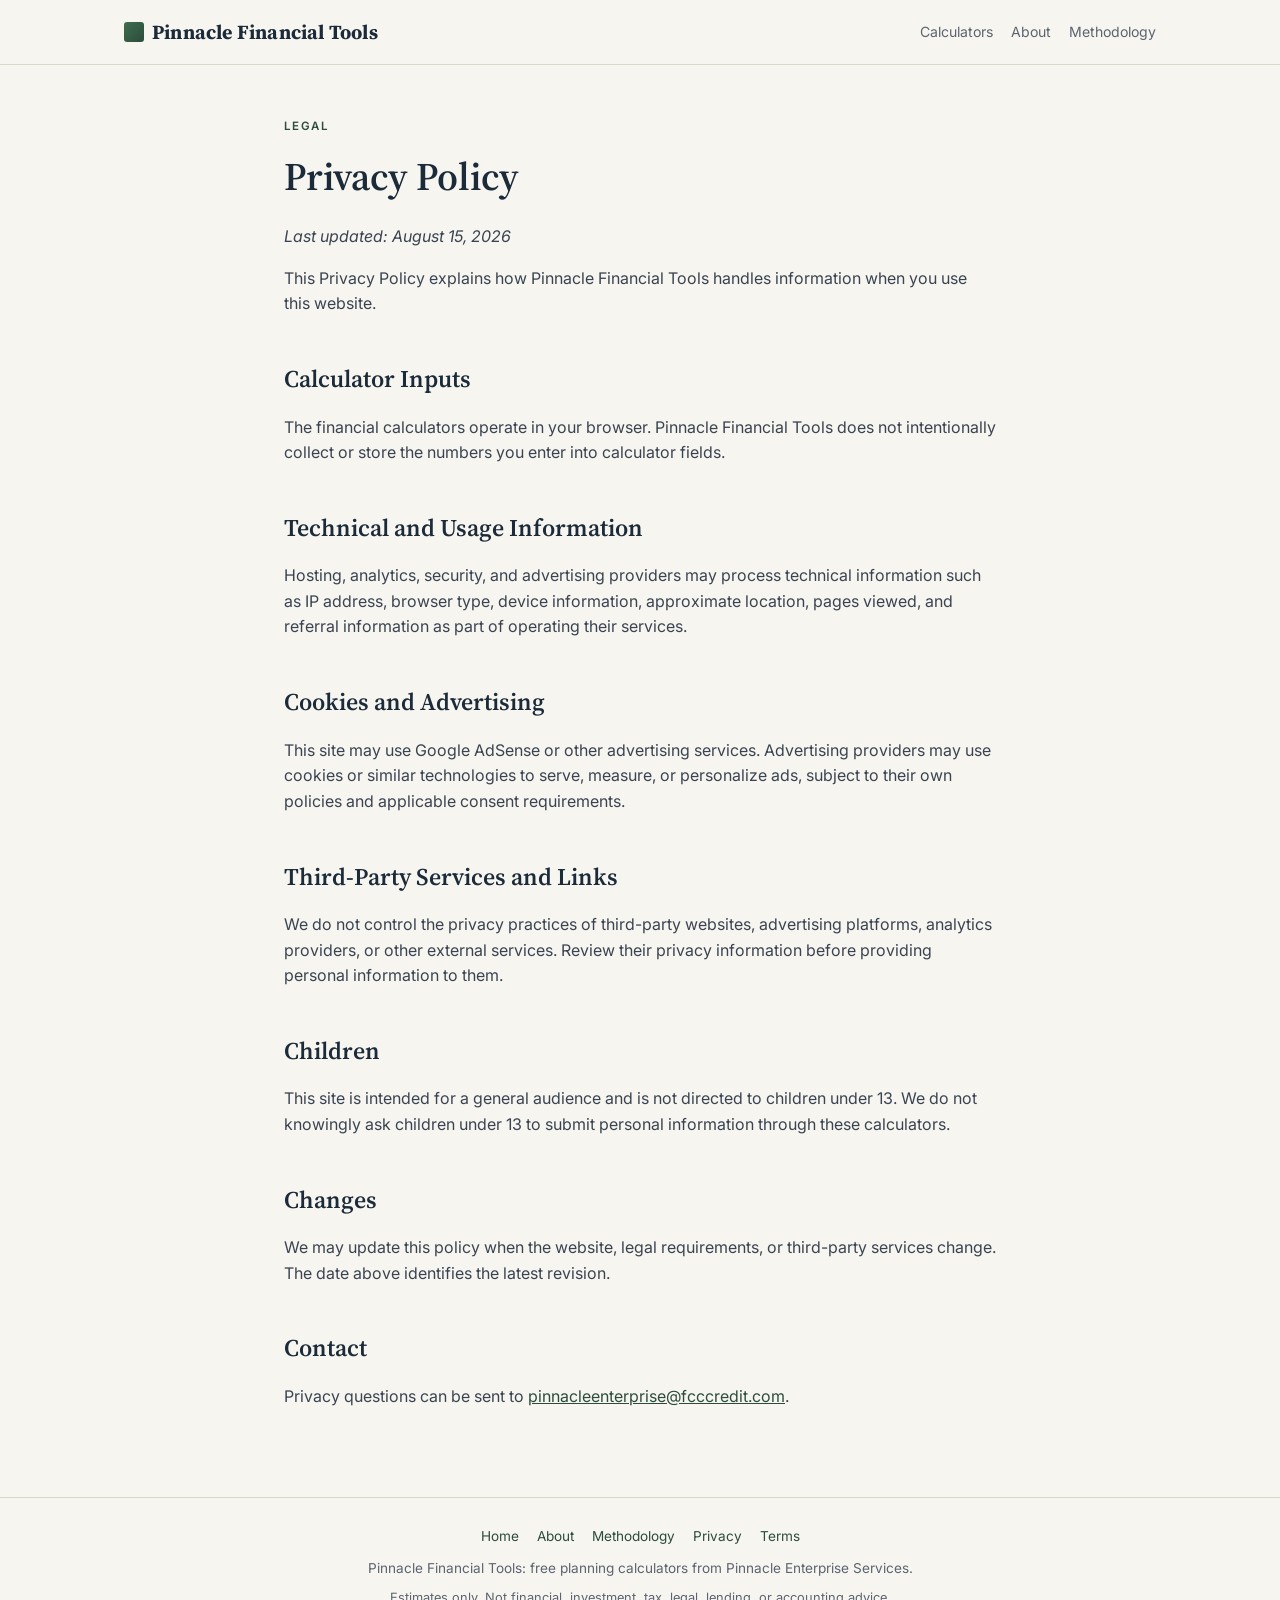
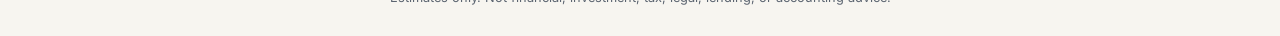
<file: privacy.html>
<!DOCTYPE html>
<html lang="en">
<head>
  <script async src="https://pagead2.googlesyndication.com/pagead/js/adsbygoogle.js?client=ca-pub-4413331278595484"
     crossorigin="anonymous"></script>
<meta charset="UTF-8">
<meta name="viewport" content="width=device-width, initial-scale=1.0">
<title>Privacy Policy | Pinnacle Financial Tools</title>
<meta name="description" content="Privacy Policy for Pinnacle Financial Tools, including calculator inputs, cookies, analytics, and advertising.">
<meta name="robots" content="index,follow">
<link rel="canonical" href="https://pinnacle-financial-tools.netlify.app/privacy.html">
<link rel="preconnect" href="https://fonts.googleapis.com">
<link href="https://fonts.googleapis.com/css2?family=Source+Serif+4:opsz,wght@8..60,400;8..60,600;8..60,700&family=Inter:wght@400;500;600;700&family=IBM+Plex+Mono:wght@400;500&display=swap" rel="stylesheet">
<link rel="stylesheet" href="styles.css">
</head>
<body><header class="site"><div class="site-inner"><div class="logo"><a class="brand-link" href="index.html"><span class="mark"></span>Pinnacle Financial Tools</a></div><nav class="site"><a href="index.html#calculators">Calculators</a><a href="about.html">About</a><a href="methodology.html">Methodology</a></nav></div></header><main><article class="page-content"><div class="eyebrow">Legal</div><h1>Privacy Policy</h1><p><em>Last updated: August 15, 2026</em></p><p>This Privacy Policy explains how Pinnacle Financial Tools handles information when you use this website.</p><h2>Calculator Inputs</h2><p>The financial calculators operate in your browser. Pinnacle Financial Tools does not intentionally collect or store the numbers you enter into calculator fields.</p><h2>Technical and Usage Information</h2><p>Hosting, analytics, security, and advertising providers may process technical information such as IP address, browser type, device information, approximate location, pages viewed, and referral information as part of operating their services.</p><h2>Cookies and Advertising</h2><p>This site may use Google AdSense or other advertising services. Advertising providers may use cookies or similar technologies to serve, measure, or personalize ads, subject to their own policies and applicable consent requirements.</p><h2>Third-Party Services and Links</h2><p>We do not control the privacy practices of third-party websites, advertising platforms, analytics providers, or other external services. Review their privacy information before providing personal information to them.</p><h2>Children</h2><p>This site is intended for a general audience and is not directed to children under 13. We do not knowingly ask children under 13 to submit personal information through these calculators.</p><h2>Changes</h2><p>We may update this policy when the website, legal requirements, or third-party services change. The date above identifies the latest revision.</p><h2>Contact</h2><p>Privacy questions can be sent to <a href="mailto:pinnacleenterprise@fcccredit.com">pinnacleenterprise@fcccredit.com</a>.</p></article></main><footer class="site-footer"><div class="footer-links"><a href="index.html">Home</a><a href="about.html">About</a><a href="methodology.html">Methodology</a><a href="privacy.html">Privacy</a><a href="terms.html">Terms</a></div><div>Pinnacle Financial Tools: free planning calculators from Pinnacle Enterprise Services.</div><div class="updated">Estimates only. Not financial, investment, tax, legal, lending, or accounting advice.</div></footer></body></html>
</file>
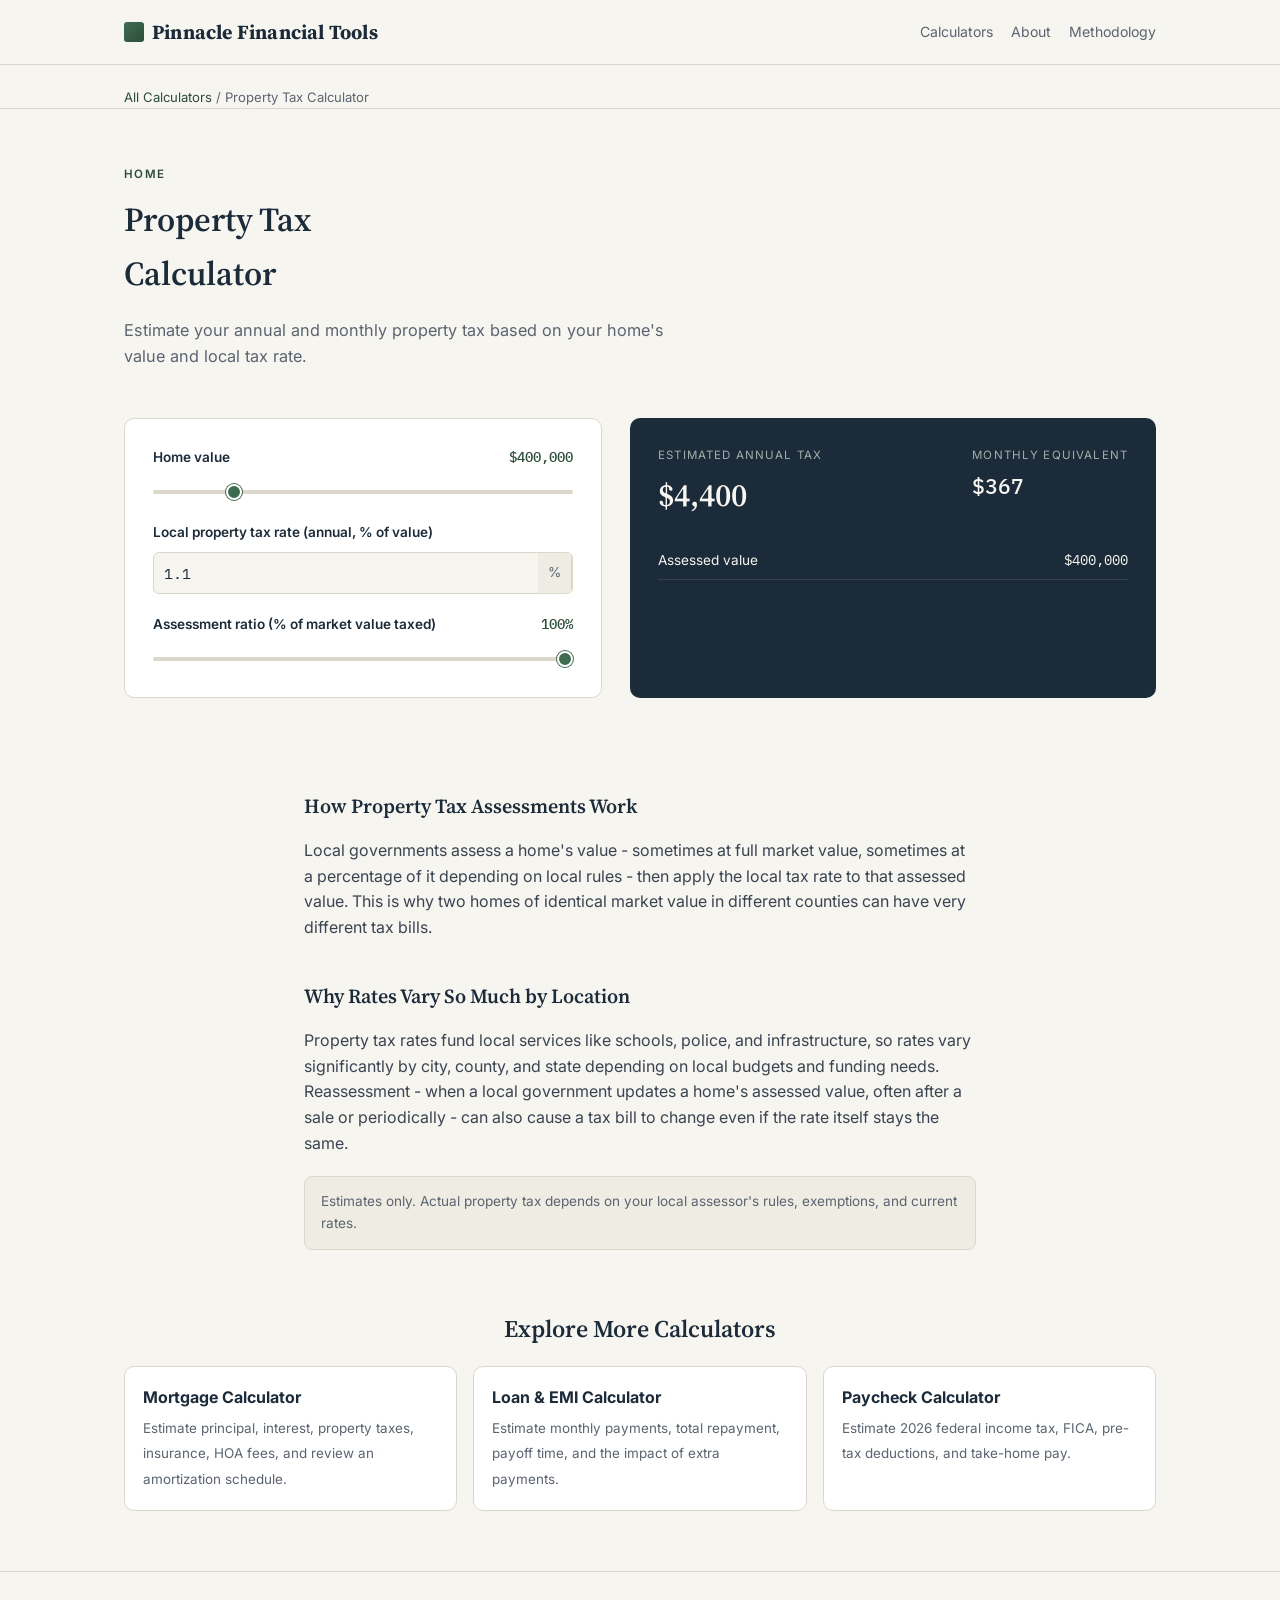
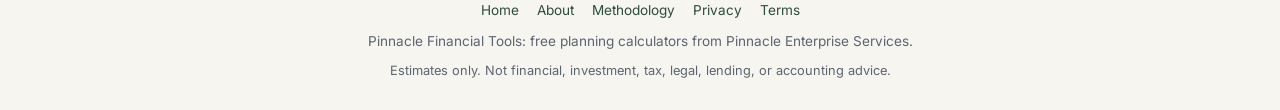
<file: property-tax-calculator.html>
<!DOCTYPE html>
<html lang="en">
<head>
  <!-- Google tag (gtag.js) -->
<script async src="https://www.googletagmanager.com/gtag/js?id=G-FC4CY5W2DL"></script>
<script>
  window.dataLayer = window.dataLayer || [];
  function gtag(){dataLayer.push(arguments);}
  gtag('js', new Date());

  gtag('config', 'G-FC4CY5W2DL');
</script>
  <script async src="https://pagead2.googlesyndication.com/pagead/js/adsbygoogle.js?client=ca-pub-4413331278595484"
     crossorigin="anonymous"></script>
<meta charset="UTF-8">
<meta name="viewport" content="width=device-width, initial-scale=1.0">
<title>Property Tax Calculator | Pinnacle Financial Tools</title>
<meta name="description" content="Estimate annual and monthly property tax from home value, tax rate, and assessment ratio.">
<meta name="robots" content="index,follow">
<link rel="canonical" href="https://pinnacle-financial-tools.netlify.app/property-tax-calculator.html">
<link rel="preconnect" href="https://fonts.googleapis.com">
<link href="https://fonts.googleapis.com/css2?family=Source+Serif+4:opsz,wght@8..60,400;8..60,600;8..60,700&family=Inter:wght@400;500;600;700&family=IBM+Plex+Mono:wght@400;500&display=swap" rel="stylesheet">
<link rel="stylesheet" href="styles.css">
</head>
<body><header class="site"><div class="site-inner"><div class="logo"><a class="brand-link" href="index.html"><span class="mark"></span>Pinnacle Financial Tools</a></div><nav class="site"><a href="index.html#calculators">Calculators</a><a href="about.html">About</a><a href="methodology.html">Methodology</a></nav></div></header><main><div class="breadcrumbs"><a href="index.html">All Calculators</a> / Property Tax Calculator</div><section class="tool" id="propertytax">
  <div class="tool-hero">
    <div class="eyebrow">Home</div>
    <h2 class="tool-title">Property Tax Calculator</h2>
    <p class="lede">Estimate your annual and monthly property tax based on your home's value and local tax rate.</p>
  </div>
  <div class="calc-wrap">
    <div class="panel">
      <div class="field">
        <label>Home value <span class="val mono" id="pt_valueVal">$400,000</span></label>
        <input type="range" id="pt_value" min="50000" max="2000000" step="5000" value="400000">
      </div>
      <div class="field">
        <label>Local property tax rate (annual, % of value)</label>
        <div class="numfield"><input type="number" id="pt_rate" value="1.1" step="0.05" min="0" max="5"><span>%</span></div>
      </div>
      <div class="field" style="margin-bottom:0;">
        <label>Assessment ratio (% of market value taxed) <span class="val mono" id="pt_assessVal">100%</span></label>
        <input type="range" id="pt_assess" min="10" max="100" step="5" value="100">
      </div>
    </div>
    <div class="result-panel">
      <div class="result-top">
        <div class="result-block"><div class="label">Estimated annual tax</div><div class="figure" id="pt_annual">$0</div></div>
        <div class="result-block small"><div class="label">Monthly equivalent</div><div class="figure" id="pt_monthly">$0</div></div>
      </div>
      <table class="breakdown-table">
        <tr><td>Assessed value</td><td id="pt_rowAssessed">$0</td></tr>
      </table>
    </div>
  </div>
  <article class="guide">
    <h3>How Property Tax Assessments Work</h3>
    <p>Local governments assess a home's value - sometimes at full market value, sometimes at a percentage of it depending on local rules - then apply the local tax rate to that assessed value. This is why two homes of identical market value in different counties can have very different tax bills.</p>
    <h3>Why Rates Vary So Much by Location</h3>
    <p>Property tax rates fund local services like schools, police, and infrastructure, so rates vary significantly by city, county, and state depending on local budgets and funding needs. Reassessment - when a local government updates a home's assessed value, often after a sale or periodically - can also cause a tax bill to change even if the rate itself stays the same.</p>
    <div class="disclaimer">Estimates only. Actual property tax depends on your local assessor's rules, exemptions, and current rates.</div>
  </article>
</section><section class="related"><h2>Explore More Calculators</h2><div class="related-grid"><a class="related-card" href="mortgage-calculator.html"><strong>Mortgage Calculator</strong><span>Estimate principal, interest, property taxes, insurance, HOA fees, and review an amortization schedule.</span></a><a class="related-card" href="loan-calculator.html"><strong>Loan & EMI Calculator</strong><span>Estimate monthly payments, total repayment, payoff time, and the impact of extra payments.</span></a><a class="related-card" href="paycheck-calculator.html"><strong>Paycheck Calculator</strong><span>Estimate 2026 federal income tax, FICA, pre-tax deductions, and take-home pay.</span></a></div></section></main><footer class="site-footer"><div class="footer-links"><a href="index.html">Home</a><a href="about.html">About</a><a href="methodology.html">Methodology</a><a href="privacy.html">Privacy</a><a href="terms.html">Terms</a></div><div>Pinnacle Financial Tools: free planning calculators from Pinnacle Enterprise Services.</div><div class="updated">Estimates only. Not financial, investment, tax, legal, lending, or accounting advice.</div></footer><script>function fmt(n){ return '$' + Math.round(n).toLocaleString('en-US'); }
/* ---------- PROPERTY TAX ---------- */
(function(){
  const value = document.getElementById('pt_value');
  const rate = document.getElementById('pt_rate');
  const assess = document.getElementById('pt_assess');

  function calculate(){
    const v = parseFloat(value.value);
    const r = parseFloat(rate.value)||0;
    const aPct = parseFloat(assess.value);

    document.getElementById('pt_valueVal').textContent = fmt(v);
    document.getElementById('pt_assessVal').textContent = aPct+'%';

    const assessedValue = v * aPct/100;
    const annualTax = assessedValue * r/100;

    document.getElementById('pt_annual').textContent = fmt(annualTax);
    document.getElementById('pt_monthly').textContent = fmt(annualTax/12);
    document.getElementById('pt_rowAssessed').textContent = fmt(assessedValue);
  }
  [value, rate, assess].forEach(el=>{ el.addEventListener('input', calculate); el.addEventListener('change', calculate); });
  calculate();
})();
/* ---------- SCHEDULE TOGGLES ---------- */
document.querySelectorAll('.schedule-toggle').forEach(btn=>{
  btn.addEventListener('click', function(){
    const table = document.getElementById(this.dataset.target);
    table.classList.toggle('open');
    const isOpen = table.classList.contains('open');
    this.textContent = this.textContent.replace(isOpen ? '↓' : '↑', isOpen ? '↑' : '↓').replace('View', isOpen ? 'Hide' : 'View').replace('Hide full', isOpen ? 'Hide full' : 'View full');
  });
});</script></body></html>
</file>
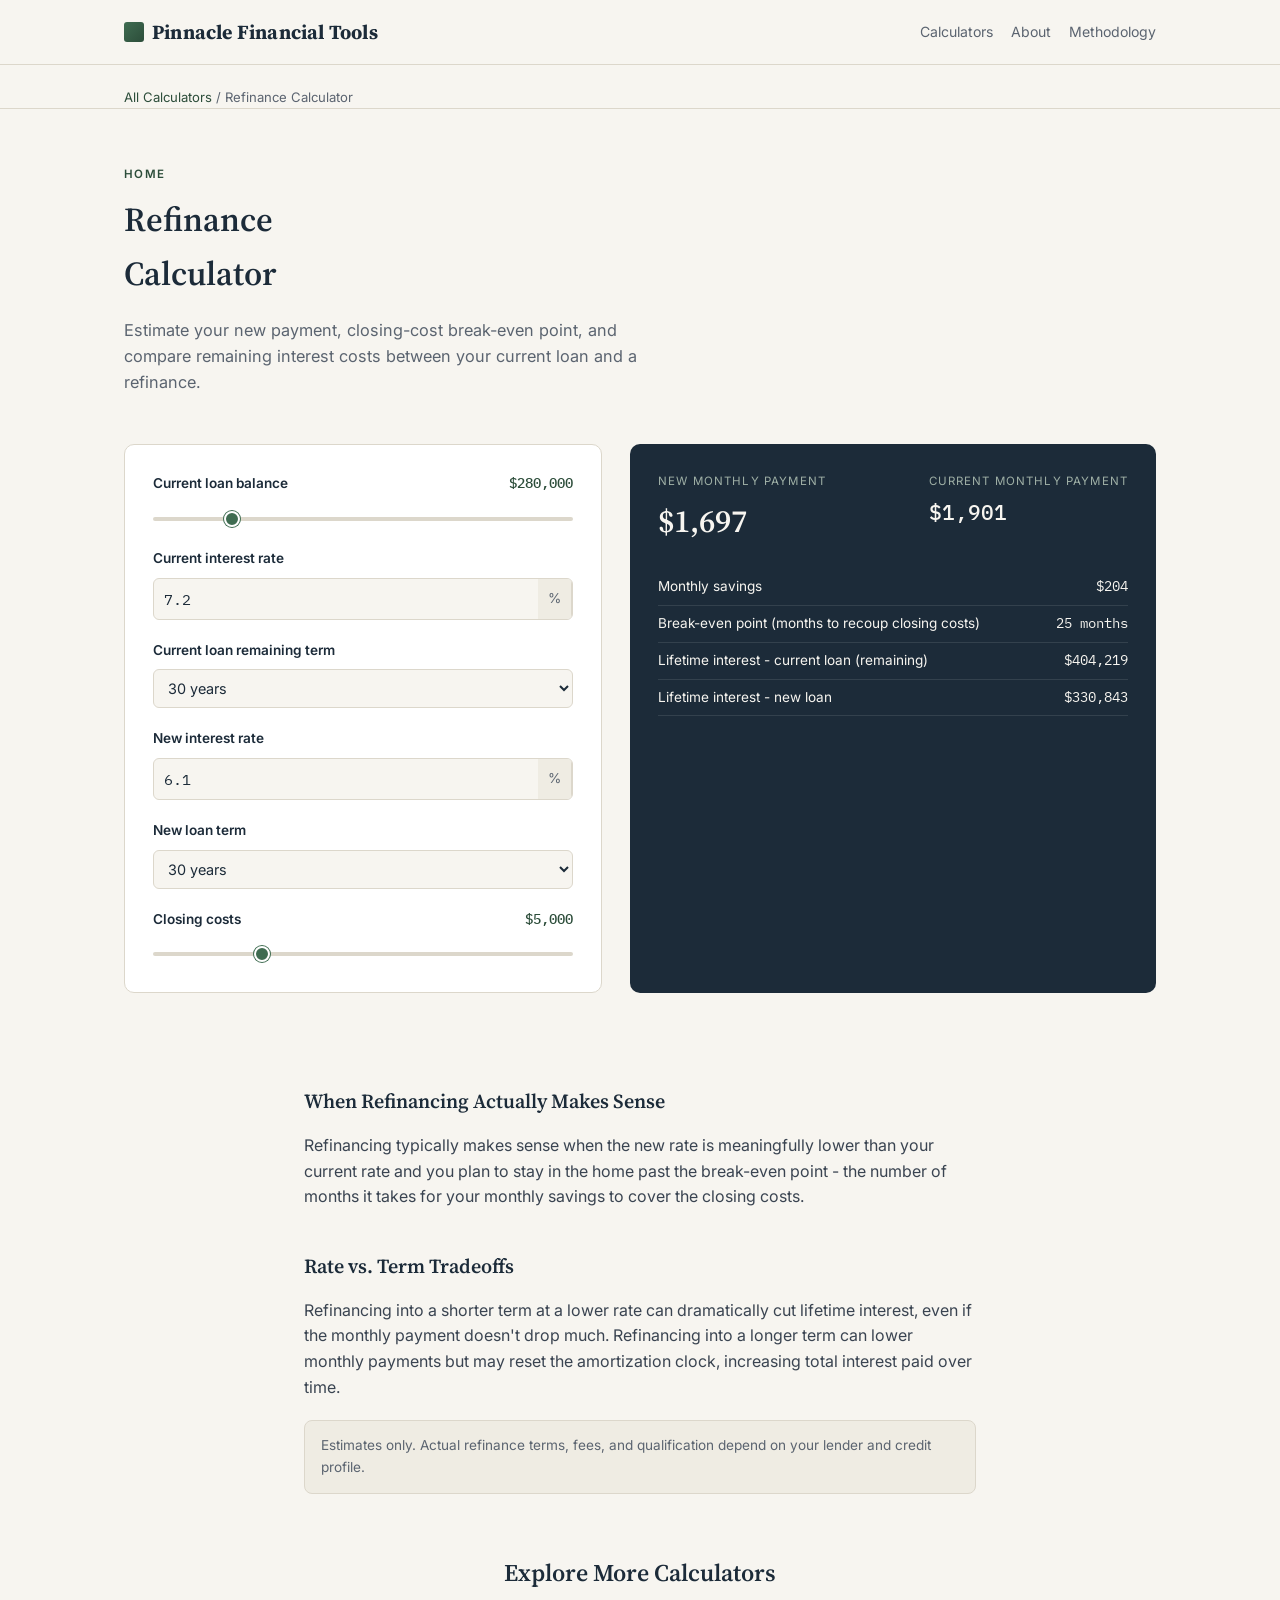
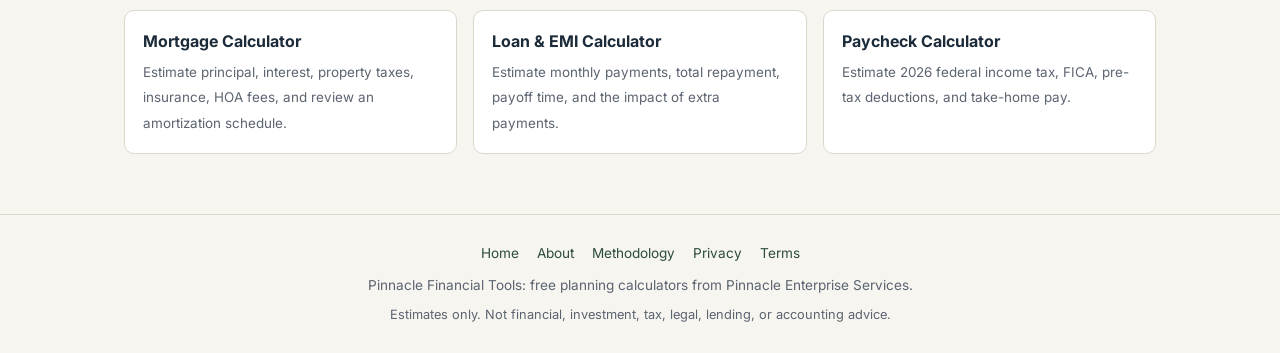
<file: refinance-calculator.html>
<!DOCTYPE html>
<html lang="en">
<head>
  <!-- Google tag (gtag.js) -->
<script async src="https://www.googletagmanager.com/gtag/js?id=G-FC4CY5W2DL"></script>
<script>
  window.dataLayer = window.dataLayer || [];
  function gtag(){dataLayer.push(arguments);}
  gtag('js', new Date());

  gtag('config', 'G-FC4CY5W2DL');
</script>
  <script async src="https://pagead2.googlesyndication.com/pagead/js/adsbygoogle.js?client=ca-pub-4413331278595484"
     crossorigin="anonymous"></script>
<meta charset="UTF-8">
<meta name="viewport" content="width=device-width, initial-scale=1.0">
<title>Refinance Calculator | Pinnacle Financial Tools</title>
<meta name="description" content="Estimate a new mortgage payment, monthly savings, closing-cost break-even point, and interest.">
<meta name="robots" content="index,follow">
<link rel="canonical" href="https://pinnacle-financial-tools.netlify.app/refinance-calculator.html">
<link rel="preconnect" href="https://fonts.googleapis.com">
<link href="https://fonts.googleapis.com/css2?family=Source+Serif+4:opsz,wght@8..60,400;8..60,600;8..60,700&family=Inter:wght@400;500;600;700&family=IBM+Plex+Mono:wght@400;500&display=swap" rel="stylesheet">
<link rel="stylesheet" href="styles.css">
</head>
<body><header class="site"><div class="site-inner"><div class="logo"><a class="brand-link" href="index.html"><span class="mark"></span>Pinnacle Financial Tools</a></div><nav class="site"><a href="index.html#calculators">Calculators</a><a href="about.html">About</a><a href="methodology.html">Methodology</a></nav></div></header><main><div class="breadcrumbs"><a href="index.html">All Calculators</a> / Refinance Calculator</div><section class="tool" id="refinance">
  <div class="tool-hero">
    <div class="eyebrow">Home</div>
    <h2 class="tool-title">Refinance Calculator</h2>
    <p class="lede">Estimate your new payment, closing-cost break-even point, and compare remaining interest costs between your current loan and a refinance.</p>
  </div>
  <div class="calc-wrap">
    <div class="panel">
      <div class="field">
        <label>Current loan balance <span class="val mono" id="r_balanceVal">$280,000</span></label>
        <input type="range" id="r_balance" min="20000" max="1500000" step="5000" value="280000">
      </div>
      <div class="field">
        <label>Current interest rate</label>
        <div class="numfield"><input type="number" id="r_currentRate" value="7.2" step="0.05" min="0" max="20"><span>%</span></div>
      </div>
     <div class="field">
  <label>Current loan remaining term</label>
  <select id="r_currentTerm">
    <option value="30">30 years</option>
    <option value="25">25 years</option>
    <option value="20">20 years</option>
    <option value="15">15 years</option>
    <option value="10">10 years</option>
    <option value="5">5 years</option>
  </select>
</div>
      <div class="field">
        <label>New interest rate</label>
        <div class="numfield"><input type="number" id="r_newRate" value="6.1" step="0.05" min="0" max="20"><span>%</span></div>
      </div>
      <div class="field">
        <label>New loan term</label>
        <select id="r_newTerm">
          <option value="30">30 years</option>
          <option value="20">20 years</option>
          <option value="15">15 years</option>
        </select>
      </div>
      <div class="field" style="margin-bottom:0;">
        <label>Closing costs <span class="val mono" id="r_closingVal">$5,000</span></label>
        <input type="range" id="r_closing" min="0" max="20000" step="250" value="5000">
      </div>
    </div>
    <div class="result-panel">
      <div class="result-top">
        <div class="result-block"><div class="label">New monthly payment</div><div class="figure" id="r_newPayment">$0</div></div>
        <div class="result-block small"><div class="label">Current monthly payment</div><div class="figure" id="r_currentPayment">$0</div></div>
      </div>
      <table class="breakdown-table">
        <tr><td>Monthly savings</td><td id="r_rowMonthlySavings">$0</td></tr>
        <tr><td>Break-even point (months to recoup closing costs)</td><td id="r_rowBreakeven">0</td></tr>
        <tr><td>Lifetime interest - current loan (remaining)</td><td id="r_rowCurrentInterest">$0</td></tr>
        <tr><td>Lifetime interest - new loan</td><td id="r_rowNewInterest">$0</td></tr>
      </table>
    </div>
  </div>
  <article class="guide">
    <h3>When Refinancing Actually Makes Sense</h3>
    <p>Refinancing typically makes sense when the new rate is meaningfully lower than your current rate and you plan to stay in the home past the break-even point - the number of months it takes for your monthly savings to cover the closing costs.</p>
    <h3>Rate vs. Term Tradeoffs</h3>
    <p>Refinancing into a shorter term at a lower rate can dramatically cut lifetime interest, even if the monthly payment doesn't drop much. Refinancing into a longer term can lower monthly payments but may reset the amortization clock, increasing total interest paid over time.</p>
    <div class="disclaimer">Estimates only. Actual refinance terms, fees, and qualification depend on your lender and credit profile.</div>
  </article>
</section><section class="related"><h2>Explore More Calculators</h2><div class="related-grid"><a class="related-card" href="mortgage-calculator.html"><strong>Mortgage Calculator</strong><span>Estimate principal, interest, property taxes, insurance, HOA fees, and review an amortization schedule.</span></a><a class="related-card" href="loan-calculator.html"><strong>Loan & EMI Calculator</strong><span>Estimate monthly payments, total repayment, payoff time, and the impact of extra payments.</span></a><a class="related-card" href="paycheck-calculator.html"><strong>Paycheck Calculator</strong><span>Estimate 2026 federal income tax, FICA, pre-tax deductions, and take-home pay.</span></a></div></section></main><footer class="site-footer"><div class="footer-links"><a href="index.html">Home</a><a href="about.html">About</a><a href="methodology.html">Methodology</a><a href="privacy.html">Privacy</a><a href="terms.html">Terms</a></div><div>Pinnacle Financial Tools: free planning calculators from Pinnacle Enterprise Services.</div><div class="updated">Estimates only. Not financial, investment, tax, legal, lending, or accounting advice.</div></footer><script>function fmt(n){ return '$' + Math.round(n).toLocaleString('en-US'); }
/* ---------- REFINANCE ---------- */
(function(){
  const balance = document.getElementById('r_balance');
  const currentRate = document.getElementById('r_currentRate');
  const currentTerm = document.getElementById('r_currentTerm');
  const newRate = document.getElementById('r_newRate');
  const newTerm = document.getElementById('r_newTerm');
  const closing = document.getElementById('r_closing');

  function pmt(principal, monthlyRate, n){
    if(monthlyRate===0) return principal/n;
    const p = principal * (monthlyRate*Math.pow(1+monthlyRate,n))/(Math.pow(1+monthlyRate,n)-1);
    return isFinite(p) ? p : 0;
  }

  function calculate(){
    const bal = parseFloat(balance.value);
    const curRate = parseFloat(currentRate.value)||0;
    const nuRate = parseFloat(newRate.value)||0;
    const curTermYears = parseInt(currentTerm.value);
    const nuTermYears = parseInt(newTerm.value);
    const closingCost = parseFloat(closing.value)||0;
    
    document.getElementById('r_balanceVal').textContent = fmt(bal);
    document.getElementById('r_closingVal').textContent = fmt(closingCost);

    
    const curMonthly = pmt(bal, curRate/100/12, curTermYears*12);
    const nuMonthly = pmt(bal, nuRate/100/12, nuTermYears*12);

    const curTotalInterest = curMonthly*curTermYears*12 - bal;
    const nuTotalInterest = nuMonthly*nuTermYears*12 - bal;

    const monthlySavings = curMonthly - nuMonthly;
    const breakeven = monthlySavings>0 ? Math.ceil(closingCost/monthlySavings) : Infinity;

    document.getElementById('r_newPayment').textContent = fmt(nuMonthly);
    document.getElementById('r_currentPayment').textContent = fmt(curMonthly);
    document.getElementById('r_rowMonthlySavings').textContent = fmt(monthlySavings);
    document.getElementById('r_rowBreakeven').textContent = isFinite(breakeven) ? breakeven + ' months' : 'Never (no savings)';
    document.getElementById('r_rowCurrentInterest').textContent = fmt(curTotalInterest);
    document.getElementById('r_rowNewInterest').textContent = fmt(nuTotalInterest);
  }
  [balance, currentRate, currentTerm, newRate, newTerm, closing].forEach(el=>{ el.addEventListener('input', calculate); el.addEventListener('change', calculate); });
  calculate();
})();
/* ---------- SCHEDULE TOGGLES ---------- */
document.querySelectorAll('.schedule-toggle').forEach(btn=>{
  btn.addEventListener('click', function(){
    const table = document.getElementById(this.dataset.target);
    table.classList.toggle('open');
    const isOpen = table.classList.contains('open');
    this.textContent = this.textContent.replace(isOpen ? '↓' : '↑', isOpen ? '↑' : '↓').replace('View', isOpen ? 'Hide' : 'View').replace('Hide full', isOpen ? 'Hide full' : 'View full');
  });
});</script></body></html>
</file>
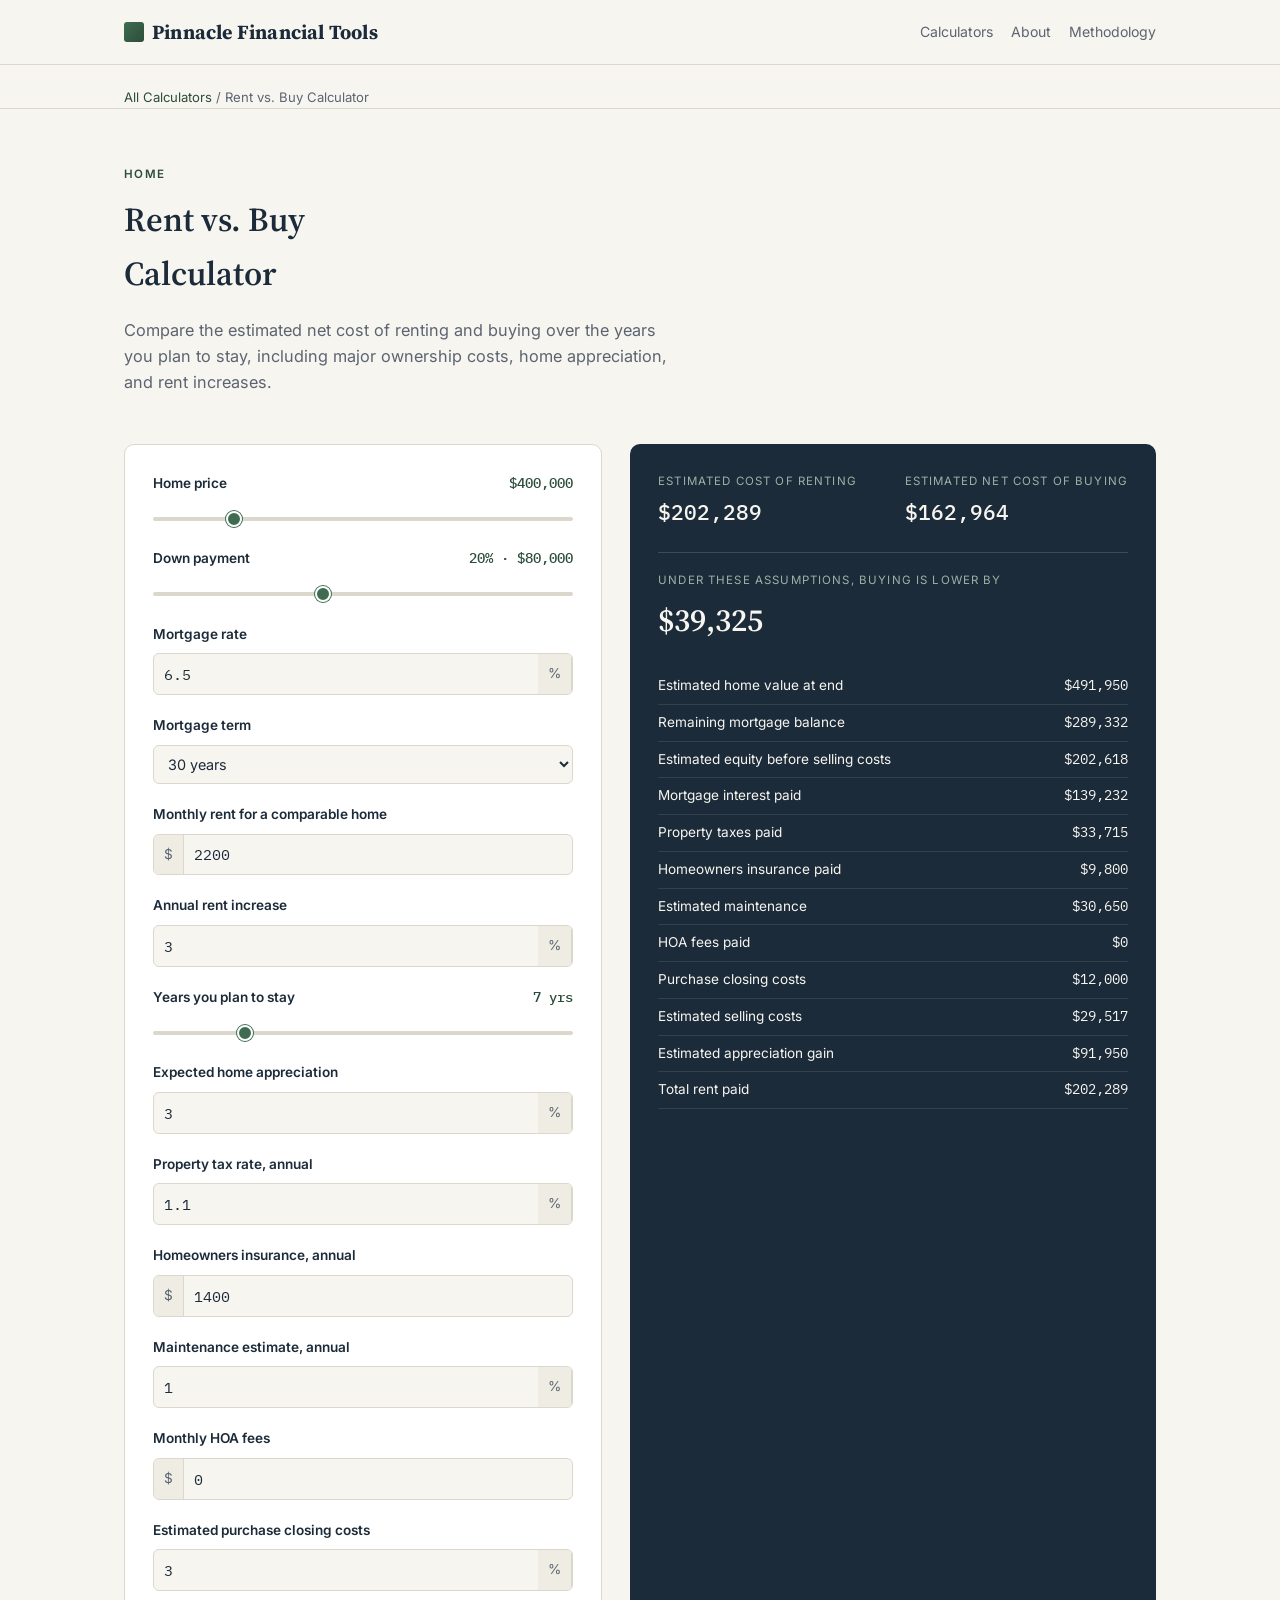
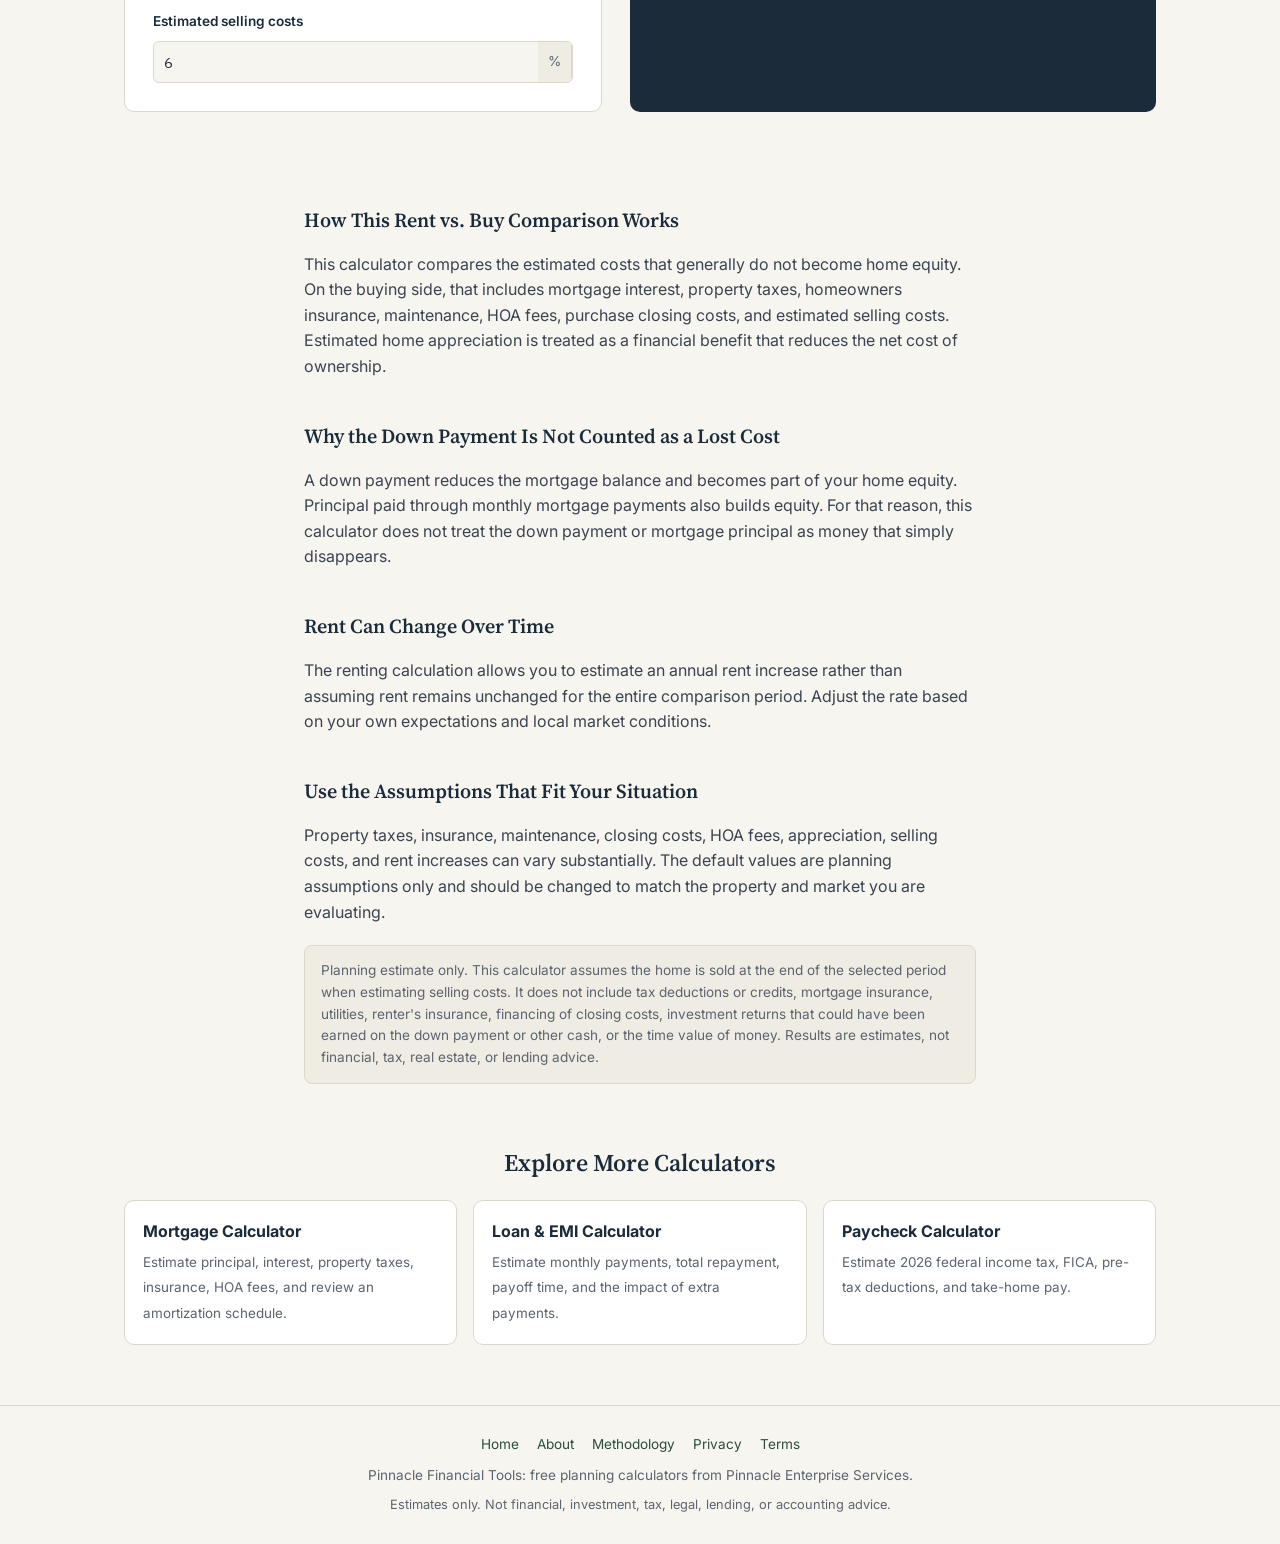
<file: rent-vs-buy-calculator.html>
<!DOCTYPE html>
<html lang="en">
<head>
  <!-- Google tag (gtag.js) -->
<script async src="https://www.googletagmanager.com/gtag/js?id=G-FC4CY5W2DL"></script>
<script>
  window.dataLayer = window.dataLayer || [];
  function gtag(){dataLayer.push(arguments);}
  gtag('js', new Date());

  gtag('config', 'G-FC4CY5W2DL');
</script>
  <script async src="https://pagead2.googlesyndication.com/pagead/js/adsbygoogle.js?client=ca-pub-4413331278595484"
     crossorigin="anonymous"></script>
<meta charset="UTF-8">
<meta name="viewport" content="width=device-width, initial-scale=1.0">
<title>Rent vs. Buy Calculator | Pinnacle Financial Tools</title>
<meta name="description" content="Compare estimated renting and buying costs, including mortgage interest, property taxes, insurance, maintenance, closing costs, selling costs, appreciation, and rent increases.">
<meta name="robots" content="index,follow">
<link rel="canonical" href="https://pinnacle-financial-tools.netlify.app/rent-vs-buy-calculator.html">
<link rel="preconnect" href="https://fonts.googleapis.com">
<link href="https://fonts.googleapis.com/css2?family=Source+Serif+4:opsz,wght@8..60,400;8..60,600;8..60,700&family=Inter:wght@400;500;600;700&family=IBM+Plex+Mono:wght@400;500&display=swap" rel="stylesheet">
<link rel="stylesheet" href="styles.css">
</head>

<body>

<header class="site">
  <div class="site-inner">
    <div class="logo">
      <a class="brand-link" href="index.html">
        <span class="mark"></span>Pinnacle Financial Tools
      </a>
    </div>
    <nav class="site">
      <a href="index.html#calculators">Calculators</a>
      <a href="about.html">About</a>
      <a href="methodology.html">Methodology</a>
    </nav>
  </div>
</header>

<main>

<div class="breadcrumbs">
  <a href="index.html">All Calculators</a> / Rent vs. Buy Calculator
</div>

<section class="tool" id="rentvsbuy">

  <div class="tool-hero">
    <div class="eyebrow">Home</div>
    <h2 class="tool-title">Rent vs. Buy Calculator</h2>
    <p class="lede">Compare the estimated net cost of renting and buying over the years you plan to stay, including major ownership costs, home appreciation, and rent increases.</p>
  </div>

  <div class="calc-wrap">

    <div class="panel">

      <div class="field">
        <label>Home price <span class="val mono" id="rb_priceVal">$400,000</span></label>
        <input type="range" id="rb_price" min="50000" max="2000000" step="5000" value="400000">
      </div>

      <div class="field">
        <label>Down payment <span class="val mono" id="rb_downVal">20% · $80,000</span></label>
        <input type="range" id="rb_down" min="0" max="50" step="1" value="20">
      </div>

      <div class="field">
        <label>Mortgage rate</label>
        <div class="numfield">
          <input type="number" id="rb_rate" value="6.5" step="0.05" min="0" max="20">
          <span>%</span>
        </div>
      </div>

      <div class="field">
        <label>Mortgage term</label>
        <select id="rb_term">
          <option value="30">30 years</option>
          <option value="20">20 years</option>
          <option value="15">15 years</option>
        </select>
      </div>

      <div class="field">
        <label>Monthly rent for a comparable home</label>
        <div class="numfield">
          <span>$</span>
          <input type="number" id="rb_rent" value="2200" step="50" min="0">
        </div>
      </div>

      <div class="field">
        <label>Annual rent increase</label>
        <div class="numfield">
          <input type="number" id="rb_rentGrowth" value="3" step="0.1" min="0" max="15">
          <span>%</span>
        </div>
      </div>

      <div class="field">
        <label>Years you plan to stay <span class="val mono" id="rb_yearsVal">7 yrs</span></label>
        <input type="range" id="rb_years" min="1" max="30" step="1" value="7">
      </div>

      <div class="field">
        <label>Expected home appreciation</label>
        <div class="numfield">
          <input type="number" id="rb_appreciation" value="3" step="0.1" min="-10" max="15">
          <span>%</span>
        </div>
      </div>

      <div class="field">
        <label>Property tax rate, annual</label>
        <div class="numfield">
          <input type="number" id="rb_propertyTax" value="1.1" step="0.05" min="0" max="10">
          <span>%</span>
        </div>
      </div>

      <div class="field">
        <label>Homeowners insurance, annual</label>
        <div class="numfield">
          <span>$</span>
          <input type="number" id="rb_insurance" value="1400" step="50" min="0">
        </div>
      </div>

      <div class="field">
        <label>Maintenance estimate, annual</label>
        <div class="numfield">
          <input type="number" id="rb_maintenance" value="1" step="0.1" min="0" max="10">
          <span>%</span>
        </div>
      </div>

      <div class="field">
        <label>Monthly HOA fees</label>
        <div class="numfield">
          <span>$</span>
          <input type="number" id="rb_hoa" value="0" step="10" min="0">
        </div>
      </div>

      <div class="field">
        <label>Estimated purchase closing costs</label>
        <div class="numfield">
          <input type="number" id="rb_buyClosing" value="3" step="0.1" min="0" max="15">
          <span>%</span>
        </div>
      </div>

      <div class="field" style="margin-bottom:0;">
        <label>Estimated selling costs</label>
        <div class="numfield">
          <input type="number" id="rb_sellCosts" value="6" step="0.1" min="0" max="15">
          <span>%</span>
        </div>
      </div>

    </div>

    <div class="result-panel">

      <div class="result-top">
        <div class="result-block small">
          <div class="label">Estimated cost of renting</div>
          <div class="figure" id="rb_rentCost">$0</div>
        </div>

        <div class="result-block small">
          <div class="label">Estimated net cost of buying</div>
          <div class="figure" id="rb_buyCost">$0</div>
        </div>
      </div>

      <div class="result-block" style="border-top:1px solid rgba(255,255,255,.15); padding-top:18px;">
        <div class="label" id="rb_winnerLabel">Estimated comparison</div>
        <div class="figure" id="rb_winnerFigure">-</div>
      </div>

      <table class="breakdown-table">
        <tr><td>Estimated home value at end</td><td id="rb_rowHomeValue">$0</td></tr>
        <tr><td>Remaining mortgage balance</td><td id="rb_rowBalance">$0</td></tr>
        <tr><td>Estimated equity before selling costs</td><td id="rb_rowEquity">$0</td></tr>
        <tr><td>Mortgage interest paid</td><td id="rb_rowInterestPaid">$0</td></tr>
        <tr><td>Property taxes paid</td><td id="rb_rowPropertyTax">$0</td></tr>
        <tr><td>Homeowners insurance paid</td><td id="rb_rowInsurance">$0</td></tr>
        <tr><td>Estimated maintenance</td><td id="rb_rowMaintenance">$0</td></tr>
        <tr><td>HOA fees paid</td><td id="rb_rowHoa">$0</td></tr>
        <tr><td>Purchase closing costs</td><td id="rb_rowBuyClosing">$0</td></tr>
        <tr><td>Estimated selling costs</td><td id="rb_rowSellCosts">$0</td></tr>
        <tr><td>Estimated appreciation gain</td><td id="rb_rowAppreciation">$0</td></tr>
        <tr><td>Total rent paid</td><td id="rb_rowRentPaid">$0</td></tr>
      </table>

    </div>

  </div>

  <article class="guide">

    <h3>How This Rent vs. Buy Comparison Works</h3>
    <p>This calculator compares the estimated costs that generally do not become home equity. On the buying side, that includes mortgage interest, property taxes, homeowners insurance, maintenance, HOA fees, purchase closing costs, and estimated selling costs. Estimated home appreciation is treated as a financial benefit that reduces the net cost of ownership.</p>

    <h3>Why the Down Payment Is Not Counted as a Lost Cost</h3>
    <p>A down payment reduces the mortgage balance and becomes part of your home equity. Principal paid through monthly mortgage payments also builds equity. For that reason, this calculator does not treat the down payment or mortgage principal as money that simply disappears.</p>

    <h3>Rent Can Change Over Time</h3>
    <p>The renting calculation allows you to estimate an annual rent increase rather than assuming rent remains unchanged for the entire comparison period. Adjust the rate based on your own expectations and local market conditions.</p>

    <h3>Use the Assumptions That Fit Your Situation</h3>
    <p>Property taxes, insurance, maintenance, closing costs, HOA fees, appreciation, selling costs, and rent increases can vary substantially. The default values are planning assumptions only and should be changed to match the property and market you are evaluating.</p>

    <div class="disclaimer">Planning estimate only. This calculator assumes the home is sold at the end of the selected period when estimating selling costs. It does not include tax deductions or credits, mortgage insurance, utilities, renter's insurance, financing of closing costs, investment returns that could have been earned on the down payment or other cash, or the time value of money. Results are estimates, not financial, tax, real estate, or lending advice.</div>

  </article>

</section>

<section class="related">
  <h2>Explore More Calculators</h2>

  <div class="related-grid">

    <a class="related-card" href="mortgage-calculator.html">
      <strong>Mortgage Calculator</strong>
      <span>Estimate principal, interest, property taxes, insurance, HOA fees, and review an amortization schedule.</span>
    </a>

    <a class="related-card" href="loan-calculator.html">
      <strong>Loan & EMI Calculator</strong>
      <span>Estimate monthly payments, total repayment, payoff time, and the impact of extra payments.</span>
    </a>

    <a class="related-card" href="paycheck-calculator.html">
      <strong>Paycheck Calculator</strong>
      <span>Estimate 2026 federal income tax, FICA, pre-tax deductions, and take-home pay.</span>
    </a>

  </div>
</section>

</main>

<footer class="site-footer">

  <div class="footer-links">
    <a href="index.html">Home</a>
    <a href="about.html">About</a>
    <a href="methodology.html">Methodology</a>
    <a href="privacy.html">Privacy</a>
    <a href="terms.html">Terms</a>
  </div>

  <div>Pinnacle Financial Tools: free planning calculators from Pinnacle Enterprise Services.</div>

  <div class="updated">Estimates only. Not financial, investment, tax, legal, lending, or accounting advice.</div>

</footer>

<script>

function fmt(n){
  return '$' + Math.round(n).toLocaleString('en-US');
}

/* ---------- RENT VS BUY ---------- */

(function(){

  const price = document.getElementById('rb_price');
  const down = document.getElementById('rb_down');
  const rate = document.getElementById('rb_rate');
  const term = document.getElementById('rb_term');
  const rent = document.getElementById('rb_rent');
  const rentGrowth = document.getElementById('rb_rentGrowth');
  const years = document.getElementById('rb_years');
  const appreciation = document.getElementById('rb_appreciation');
  const propertyTax = document.getElementById('rb_propertyTax');
  const insurance = document.getElementById('rb_insurance');
  const maintenance = document.getElementById('rb_maintenance');
  const hoa = document.getElementById('rb_hoa');
  const buyClosing = document.getElementById('rb_buyClosing');
  const sellCosts = document.getElementById('rb_sellCosts');

  function calculate(){

    const p = parseFloat(price.value) || 0;
    const dPct = parseFloat(down.value) || 0;
    const downAmt = p * dPct / 100;
    const loanAmt = Math.max(p - downAmt, 0);

    const annualRate = parseFloat(rate.value) || 0;
    const monthlyRate = annualRate / 100 / 12;

    const termYears = parseInt(term.value) || 30;
    const n = termYears * 12;

    const monthlyRent = parseFloat(rent.value) || 0;
    const rentGrowthRate = (parseFloat(rentGrowth.value) || 0) / 100;

    const yrs = parseInt(years.value) || 1;

    const apprRate = (parseFloat(appreciation.value) || 0) / 100;
    const propertyTaxRate = (parseFloat(propertyTax.value) || 0) / 100;
    const annualInsurance = parseFloat(insurance.value) || 0;
    const maintenanceRate = (parseFloat(maintenance.value) || 0) / 100;
    const monthlyHoa = parseFloat(hoa.value) || 0;
    const buyClosingRate = (parseFloat(buyClosing.value) || 0) / 100;
    const sellCostRate = (parseFloat(sellCosts.value) || 0) / 100;

    document.getElementById('rb_priceVal').textContent = fmt(p);
    document.getElementById('rb_downVal').textContent = dPct + '% · ' + fmt(downAmt);
    document.getElementById('rb_yearsVal').textContent = yrs + ' yrs';

    let monthlyPI = 0;

    if(loanAmt > 0){
      if(monthlyRate === 0){
        monthlyPI = loanAmt / n;
      } else {
        monthlyPI =
          loanAmt *
          (monthlyRate * Math.pow(1 + monthlyRate, n)) /
          (Math.pow(1 + monthlyRate, n) - 1);
      }
    }

    if(!isFinite(monthlyPI)){
      monthlyPI = 0;
    }

    let balance = loanAmt;
    let interestPaid = 0;
    let principalPaid = 0;

    const mortgageMonthsModeled = Math.min(yrs * 12, n);

    for(let m = 1; m <= mortgageMonthsModeled && balance > 0.01; m++){

      const interestPortion = balance * monthlyRate;

      let payment = monthlyPI;

      if(payment > balance + interestPortion){
        payment = balance + interestPortion;
      }

      let principalPortion = payment - interestPortion;

      if(principalPortion > balance){
        principalPortion = balance;
      }

      balance -= principalPortion;
      interestPaid += interestPortion;
      principalPaid += principalPortion;
    }

    if(balance < 0.01){
      balance = 0;
    }

    let totalRentPaid = 0;

    for(let y = 0; y < yrs; y++){
      const rentForYear = monthlyRent * 12 * Math.pow(1 + rentGrowthRate, y);
      totalRentPaid += rentForYear;
    }

    let propertyTaxPaid = 0;
    let maintenancePaid = 0;

    for(let y = 0; y < yrs; y++){

      const estimatedValueForYear = p * Math.pow(1 + apprRate, y);

      propertyTaxPaid += estimatedValueForYear * propertyTaxRate;
      maintenancePaid += estimatedValueForYear * maintenanceRate;
    }

    const insurancePaid = annualInsurance * yrs;
    const hoaPaid = monthlyHoa * 12 * yrs;

    const homeValueFuture = p * Math.pow(1 + apprRate, yrs);

    const purchaseClosingCosts = p * buyClosingRate;
    const estimatedSellingCosts = homeValueFuture * sellCostRate;

    const appreciationGain = homeValueFuture - p;

    const estimatedEquityBeforeSellingCosts = homeValueFuture - balance;

    const buyCost =
      interestPaid +
      propertyTaxPaid +
      insurancePaid +
      maintenancePaid +
      hoaPaid +
      purchaseClosingCosts +
      estimatedSellingCosts -
      appreciationGain;

    const rentCost = totalRentPaid;

    document.getElementById('rb_rentCost').textContent = fmt(rentCost);
    document.getElementById('rb_buyCost').textContent = fmt(buyCost);

    document.getElementById('rb_rowHomeValue').textContent = fmt(homeValueFuture);
    document.getElementById('rb_rowBalance').textContent = fmt(balance);
    document.getElementById('rb_rowEquity').textContent = fmt(estimatedEquityBeforeSellingCosts);

    document.getElementById('rb_rowInterestPaid').textContent = fmt(interestPaid);
    document.getElementById('rb_rowPropertyTax').textContent = fmt(propertyTaxPaid);
    document.getElementById('rb_rowInsurance').textContent = fmt(insurancePaid);
    document.getElementById('rb_rowMaintenance').textContent = fmt(maintenancePaid);
    document.getElementById('rb_rowHoa').textContent = fmt(hoaPaid);
    document.getElementById('rb_rowBuyClosing').textContent = fmt(purchaseClosingCosts);
    document.getElementById('rb_rowSellCosts').textContent = fmt(estimatedSellingCosts);
    document.getElementById('rb_rowAppreciation').textContent = fmt(appreciationGain);
    document.getElementById('rb_rowRentPaid').textContent = fmt(totalRentPaid);

    const diff = rentCost - buyCost;

    const winnerLabel = document.getElementById('rb_winnerLabel');
    const winnerFigure = document.getElementById('rb_winnerFigure');

    if(Math.abs(diff) < 1){

      winnerLabel.textContent = 'Estimated costs are approximately equal';
      winnerFigure.textContent = '$0';

    } else if(diff > 0){

      winnerLabel.textContent = 'Under these assumptions, buying is lower by';
      winnerFigure.textContent = fmt(diff);

    } else {

      winnerLabel.textContent = 'Under these assumptions, renting is lower by';
      winnerFigure.textContent = fmt(-diff);
    }
  }

  [
    price,
    down,
    rate,
    term,
    rent,
    rentGrowth,
    years,
    appreciation,
    propertyTax,
    insurance,
    maintenance,
    hoa,
    buyClosing,
    sellCosts
  ].forEach(el => {

    el.addEventListener('input', calculate);
    el.addEventListener('change', calculate);

  });

  calculate();

})();

</script>

</body>
</html>
</file>
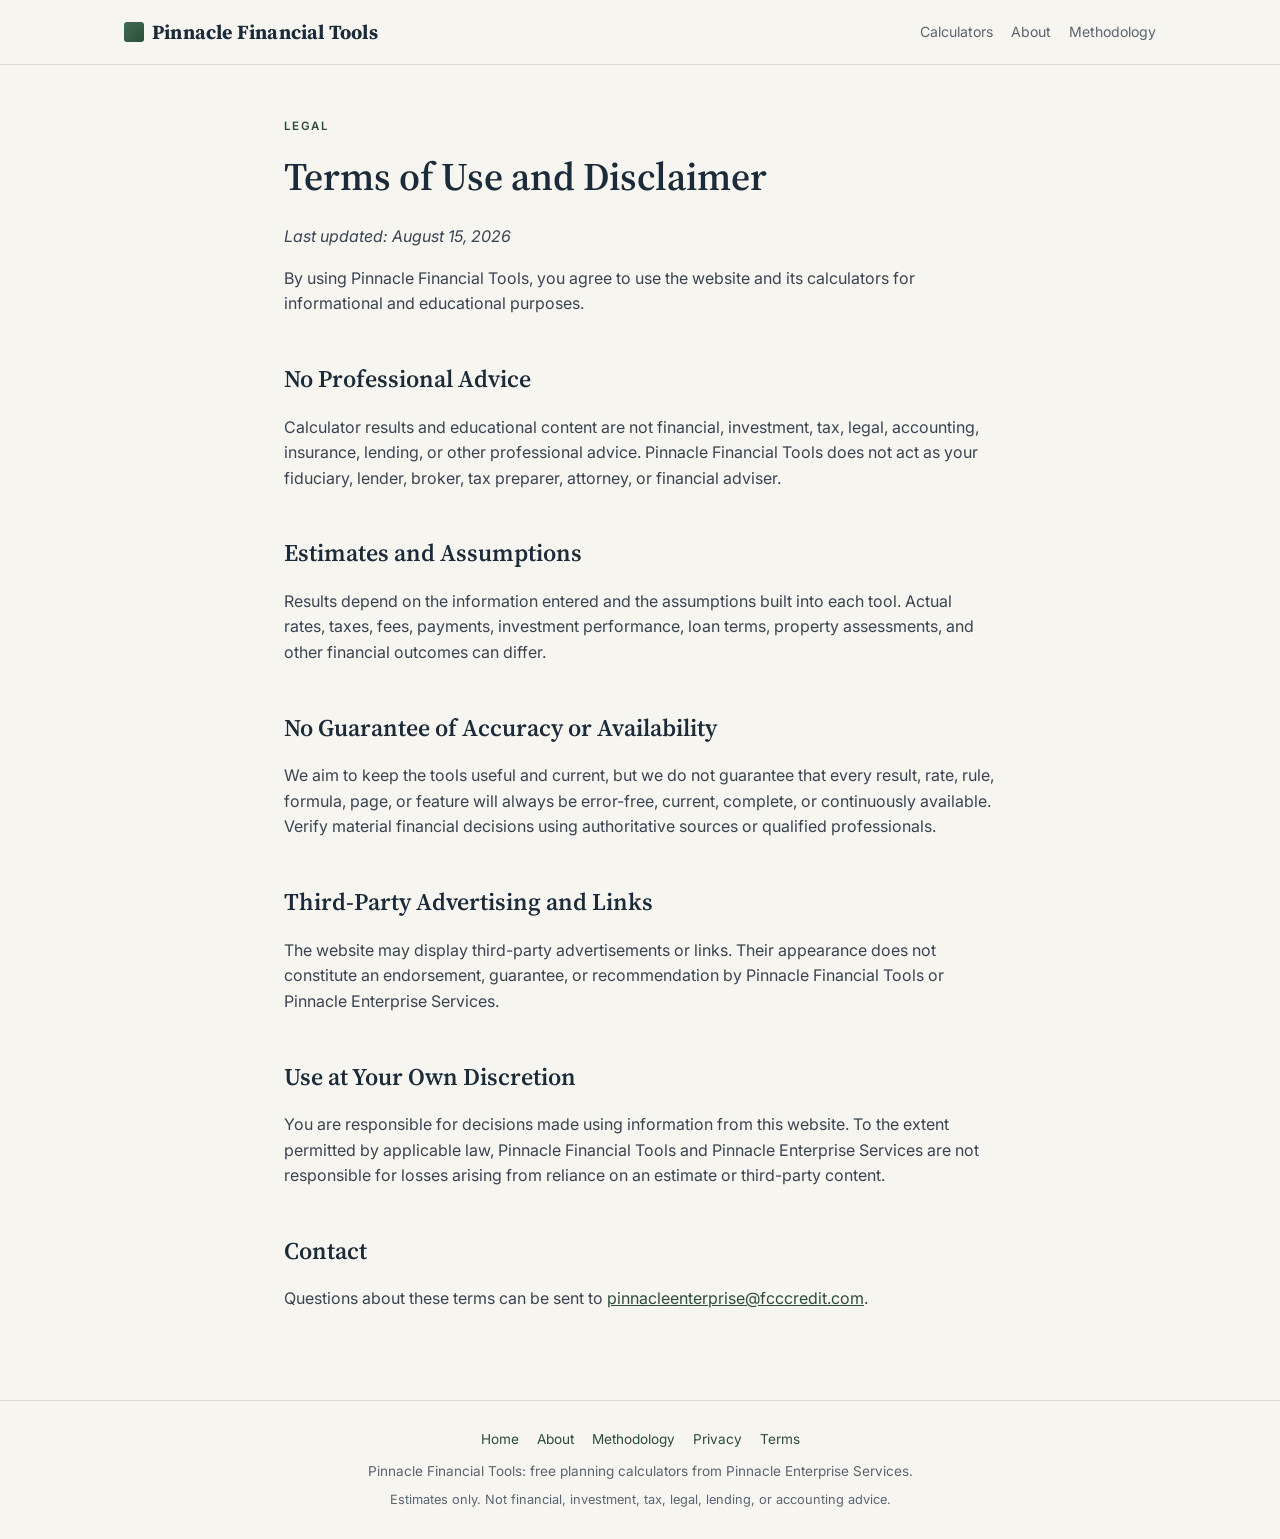
<file: terms.html>
<!DOCTYPE html>
<html lang="en">
<head>
  <script async src="https://pagead2.googlesyndication.com/pagead/js/adsbygoogle.js?client=ca-pub-4413331278595484"
     crossorigin="anonymous"></script>
<meta charset="UTF-8">
<meta name="viewport" content="width=device-width, initial-scale=1.0">
<title>Terms and Disclaimer | Pinnacle Financial Tools</title>
<meta name="description" content="Terms of Use and financial disclaimer for Pinnacle Financial Tools.">
<meta name="robots" content="index,follow">
<link rel="canonical" href="https://pinnacle-financial-tools.netlify.app/terms.html">
<link rel="preconnect" href="https://fonts.googleapis.com">
<link href="https://fonts.googleapis.com/css2?family=Source+Serif+4:opsz,wght@8..60,400;8..60,600;8..60,700&family=Inter:wght@400;500;600;700&family=IBM+Plex+Mono:wght@400;500&display=swap" rel="stylesheet">
<link rel="stylesheet" href="styles.css">
</head>
<body><header class="site"><div class="site-inner"><div class="logo"><a class="brand-link" href="index.html"><span class="mark"></span>Pinnacle Financial Tools</a></div><nav class="site"><a href="index.html#calculators">Calculators</a><a href="about.html">About</a><a href="methodology.html">Methodology</a></nav></div></header><main><article class="page-content"><div class="eyebrow">Legal</div><h1>Terms of Use and Disclaimer</h1><p><em>Last updated: August 15, 2026</em></p><p>By using Pinnacle Financial Tools, you agree to use the website and its calculators for informational and educational purposes.</p><h2>No Professional Advice</h2><p>Calculator results and educational content are not financial, investment, tax, legal, accounting, insurance, lending, or other professional advice. Pinnacle Financial Tools does not act as your fiduciary, lender, broker, tax preparer, attorney, or financial adviser.</p><h2>Estimates and Assumptions</h2><p>Results depend on the information entered and the assumptions built into each tool. Actual rates, taxes, fees, payments, investment performance, loan terms, property assessments, and other financial outcomes can differ.</p><h2>No Guarantee of Accuracy or Availability</h2><p>We aim to keep the tools useful and current, but we do not guarantee that every result, rate, rule, formula, page, or feature will always be error-free, current, complete, or continuously available. Verify material financial decisions using authoritative sources or qualified professionals.</p><h2>Third-Party Advertising and Links</h2><p>The website may display third-party advertisements or links. Their appearance does not constitute an endorsement, guarantee, or recommendation by Pinnacle Financial Tools or Pinnacle Enterprise Services.</p><h2>Use at Your Own Discretion</h2><p>You are responsible for decisions made using information from this website. To the extent permitted by applicable law, Pinnacle Financial Tools and Pinnacle Enterprise Services are not responsible for losses arising from reliance on an estimate or third-party content.</p><h2>Contact</h2><p>Questions about these terms can be sent to <a href="mailto:pinnacleenterprise@fcccredit.com">pinnacleenterprise@fcccredit.com</a>.</p></article></main><footer class="site-footer"><div class="footer-links"><a href="index.html">Home</a><a href="about.html">About</a><a href="methodology.html">Methodology</a><a href="privacy.html">Privacy</a><a href="terms.html">Terms</a></div><div>Pinnacle Financial Tools: free planning calculators from Pinnacle Enterprise Services.</div><div class="updated">Estimates only. Not financial, investment, tax, legal, lending, or accounting advice.</div></footer></body></html>
</file>
<file: styles.css>
:root{
  --ink:#1c2b39; --paper:#f7f5f0; --paper-raised:#ffffff;
  --forest:#3f6c51; --forest-dark:#2c4d3a; --gold:#c9a24b;
  --slate:#5b6470; --line:#dcd7cb; --interest:#c9a24b; --principal:#3f6c51;
}
*{box-sizing:border-box;}
html{scroll-behavior:smooth;}
body{margin:0; background:var(--paper); color:var(--ink); font-family:'Inter',sans-serif; line-height:1.6;}
h1,h2,h3{font-family:'Source Serif 4',serif; font-weight:600; margin:0 0 .4em 0; color:var(--ink);}
.mono{font-family:'IBM Plex Mono',monospace;}
a{color:var(--forest-dark);}

header.site{border-bottom:1px solid var(--line); background:var(--paper); position:sticky; top:0; z-index:20;}
.site-inner{max-width:1080px; margin:0 auto; padding:16px 24px; display:flex; align-items:center; justify-content:space-between; flex-wrap:wrap; gap:10px;}
.logo{font-family:'Source Serif 4',serif; font-weight:700; font-size:1.25rem; letter-spacing:.01em; display:flex; align-items:center; gap:8px;}
.logo .mark{width:20px;height:20px;border-radius:3px; background:linear-gradient(135deg,var(--forest) 0%, var(--forest-dark) 100%); display:inline-block;}
nav.site{display:flex; flex-wrap:wrap; gap:4px 18px;}
nav.site a{color:var(--slate); text-decoration:none; font-size:.88rem;}
nav.site a:hover{color:var(--ink);}

.top-hero{max-width:1080px; margin:0 auto; padding:56px 24px 10px; text-align:center;}
.eyebrow{text-transform:uppercase; letter-spacing:.12em; font-size:.72rem; color:var(--forest-dark); font-weight:600; margin-bottom:10px;}
.top-hero h1{font-size:2.6rem; max-width:20ch; margin:0 auto .3em;}
.top-hero p{color:var(--slate); max-width:52ch; margin:0 auto; font-size:1.05rem;}

section.tool{border-top:1px solid var(--line); padding-top:8px; scroll-margin-top:70px;}
.tool-hero{max-width:1080px; margin:0 auto; padding:48px 24px 8px; scroll-margin-top:70px;}
.tool-hero h2.tool-title{font-size:2.1rem; max-width:16ch;}
.tool-hero p.lede{color:var(--slate); max-width:56ch; font-size:1.02rem;}

.calc-wrap{max-width:1080px; margin:24px auto 0; padding:0 24px 48px; display:grid; grid-template-columns:1fr 1.1fr; gap:28px;}
@media (max-width:860px){ .calc-wrap{grid-template-columns:1fr;} }

.panel{background:var(--paper-raised); border:1px solid var(--line); border-radius:10px; padding:28px;}
.field{margin-bottom:20px;}
.field label{display:flex; justify-content:space-between; align-items:baseline; font-size:.85rem; font-weight:600; color:var(--ink); margin-bottom:8px;}
.field label .val{font-family:'IBM Plex Mono',monospace; color:var(--forest-dark); font-weight:500;}
input[type=range]{width:100%; -webkit-appearance:none; height:4px; border-radius:2px; background:var(--line); outline:none; margin:6px 0;}
input[type=range]::-webkit-slider-thumb{-webkit-appearance:none; width:16px; height:16px; border-radius:50%; background:var(--forest); cursor:pointer; border:2px solid var(--paper-raised); box-shadow:0 0 0 1px var(--forest);}
.numfield{display:flex; align-items:center; border:1px solid var(--line); border-radius:6px; overflow:hidden; background:var(--paper);}
.numfield span{padding:9px 10px; color:var(--slate); font-size:.85rem; background:#efece3; border-right:1px solid var(--line);}
.numfield input[type=number]{border:none; background:transparent; padding:9px 10px; width:100%; font-family:'IBM Plex Mono',monospace; font-size:.95rem; color:var(--ink); outline:none;}
select{width:100%; padding:9px 10px; border:1px solid var(--line); border-radius:6px; background:var(--paper); font-family:'Inter',sans-serif; font-size:.9rem; color:var(--ink);}

.result-panel{background:var(--ink); color:var(--paper); border-radius:10px; padding:28px; display:flex; flex-direction:column; gap:22px;}
.result-top{display:flex; justify-content:space-between; gap:20px; flex-wrap:wrap;}
.result-block .label{font-size:.72rem; text-transform:uppercase; letter-spacing:.1em; color:#9fb0a6; margin-bottom:6px;}
.result-block .figure{font-family:'Source Serif 4',serif; font-size:2rem; font-weight:600;}
.result-block.small .figure{font-size:1.3rem; font-family:'IBM Plex Mono',monospace; font-weight:500;}

.split-bar{height:14px; border-radius:7px; overflow:hidden; display:flex; width:100%; border:1px solid rgba(255,255,255,.15);}
.split-bar div{transition:width .3s ease;}
.split-legend{display:flex; gap:16px; font-size:.78rem; color:#c9d1cc; flex-wrap:wrap;}
.split-legend .dot{width:9px;height:9px;border-radius:50%;display:inline-block;margin-right:6px;}

.schedule-toggle{background:transparent; border:1px solid rgba(255,255,255,.3); color:var(--paper); padding:9px 14px; border-radius:6px; font-size:.85rem; cursor:pointer; align-self:flex-start; font-family:'Inter',sans-serif;}
.schedule-toggle:hover{background:rgba(255,255,255,.08);}

.schedule-table{max-width:1080px; margin:0 auto; padding:0 24px 40px; display:none;}
.schedule-table.open{display:block;}
.schedule-table table{width:100%; border-collapse:collapse; font-size:.85rem;}
.schedule-table th{text-align:right; padding:10px 8px; border-bottom:2px solid var(--ink); font-family:'Inter',sans-serif; font-weight:600; color:var(--slate); font-size:.75rem; text-transform:uppercase; letter-spacing:.06em;}
.schedule-table th:first-child, .schedule-table td:first-child{text-align:left;}
.schedule-table td{text-align:right; padding:8px; border-bottom:1px solid var(--line); font-family:'IBM Plex Mono',monospace;}
.schedule-table tbody tr:hover{background:#efece3;}

.breakdown-table{width:100%; border-collapse:collapse; font-size:.85rem;}
.breakdown-table td{padding:7px 0; border-bottom:1px solid rgba(255,255,255,.1);}
.breakdown-table td:last-child{text-align:right; font-family:'IBM Plex Mono',monospace;}

article.guide{max-width:720px; margin:0 auto; padding:4px 24px 60px;}
article.guide h3{font-size:1.25rem; margin-top:2em;}
article.guide p{color:#3a4451; font-size:1rem;}
.disclaimer{background:#efece3; border:1px solid var(--line); border-radius:8px; padding:14px 16px; font-size:.85rem; color:var(--slate); margin-top:20px;}

.grid{max-width:1080px; margin:36px auto; padding:0 24px 20px; display:grid; grid-template-columns:repeat(3,1fr); gap:16px;}
@media (max-width:760px){ .grid{grid-template-columns:1fr;} }

.card{
  display:block; background:var(--paper-raised); border:1px solid var(--line); border-radius:10px;
  padding:20px; text-decoration:none; transition:border-color .15s ease, transform .15s ease;
}
.card:not(.disabled):hover{border-color:var(--forest); transform:translateY(-2px);}
.card .tag{font-size:.7rem; text-transform:uppercase; letter-spacing:.08em; color:var(--forest-dark); font-weight:600; margin-bottom:8px;}
.card h3{font-size:1.05rem; color:var(--ink); margin-bottom:4px;}
.card p{color:var(--slate); font-size:.85rem; margin:0;}
.card.disabled{opacity:.5; pointer-events:none;}

footer{border-top:1px solid var(--line); padding:28px 24px; text-align:center; color:var(--slate); font-size:.85rem;}

/* Multi-page additions */

body{min-height:100vh;display:flex;flex-direction:column;}
main{flex:1;}
.brand-link{color:var(--ink);text-decoration:none;display:flex;align-items:center;gap:8px;}
.nav-cta{font-weight:600;color:var(--forest-dark)!important;}
.breadcrumbs{max-width:1080px;margin:0 auto;padding:22px 24px 0;font-size:.82rem;color:var(--slate);}
.breadcrumbs a{text-decoration:none;}

/* Homepage information strip */
.trust-strip{
  max-width:1080px;
  margin:28px auto 18px;
  padding:0 24px;
  display:grid;
  grid-template-columns:repeat(3,1fr);
  gap:0;
}

.trust-item{
  background:transparent;
  border:none;
  border-radius:0;
  padding:10px 28px;
  text-align:center;
}

.trust-item + .trust-item{
  border-left:1px solid var(--line);
}

.trust-item strong{
  display:block;
  font-family:'Source Serif 4',serif;
  font-size:1.05rem;
  margin-bottom:4px;
}

.trust-item span{
  color:var(--slate);
  font-size:.86rem;
}

.page-content{max-width:760px;margin:0 auto;padding:52px 24px 72px;}
.page-content h1{font-size:2.45rem;}
.page-content h2{font-size:1.5rem;margin-top:1.8em;}
.page-content h3{font-size:1.15rem;margin-top:1.5em;}
.page-content p,.page-content li{color:#3a4451;}
.notice{background:#efece3;border:1px solid var(--line);border-radius:8px;padding:16px 18px;margin:22px 0;color:var(--slate);}

.related{max-width:1080px;margin:0 auto;padding:0 24px 60px;}
.related h2{text-align:center;margin-bottom:18px;}
.related-grid{display:grid;grid-template-columns:repeat(3,1fr);gap:16px;}
.related-card{background:var(--paper-raised);border:1px solid var(--line);border-radius:10px;padding:18px;text-decoration:none;}
.related-card strong{display:block;color:var(--ink);margin-bottom:4px;}
.related-card span{color:var(--slate);font-size:.84rem;}

.source-note{font-size:.84rem;color:var(--slate);border-left:3px solid var(--forest);padding-left:12px;margin-top:18px;}
.site-footer{margin-top:auto;}
.footer-links{display:flex;justify-content:center;gap:18px;flex-wrap:wrap;margin-bottom:10px;}
.footer-links a{text-decoration:none;}
.updated{font-size:.8rem;color:var(--slate);margin-top:8px;}

@media (max-width:760px){
  .trust-strip,.related-grid{grid-template-columns:1fr}

  .trust-item{
    padding:14px 0;
    text-align:left;
  }

  .trust-item + .trust-item{
    border-left:none;
    border-top:1px solid var(--line);
  }

  .top-hero h1,.page-content h1{font-size:2rem}
  .site-inner{align-items:flex-start}
  .calc-wrap{padding-bottom:34px}
  .panel,.result-panel{padding:22px}
  .tool-hero{padding-top:34px}
  .related{padding-bottom:40px}
}
</file>
